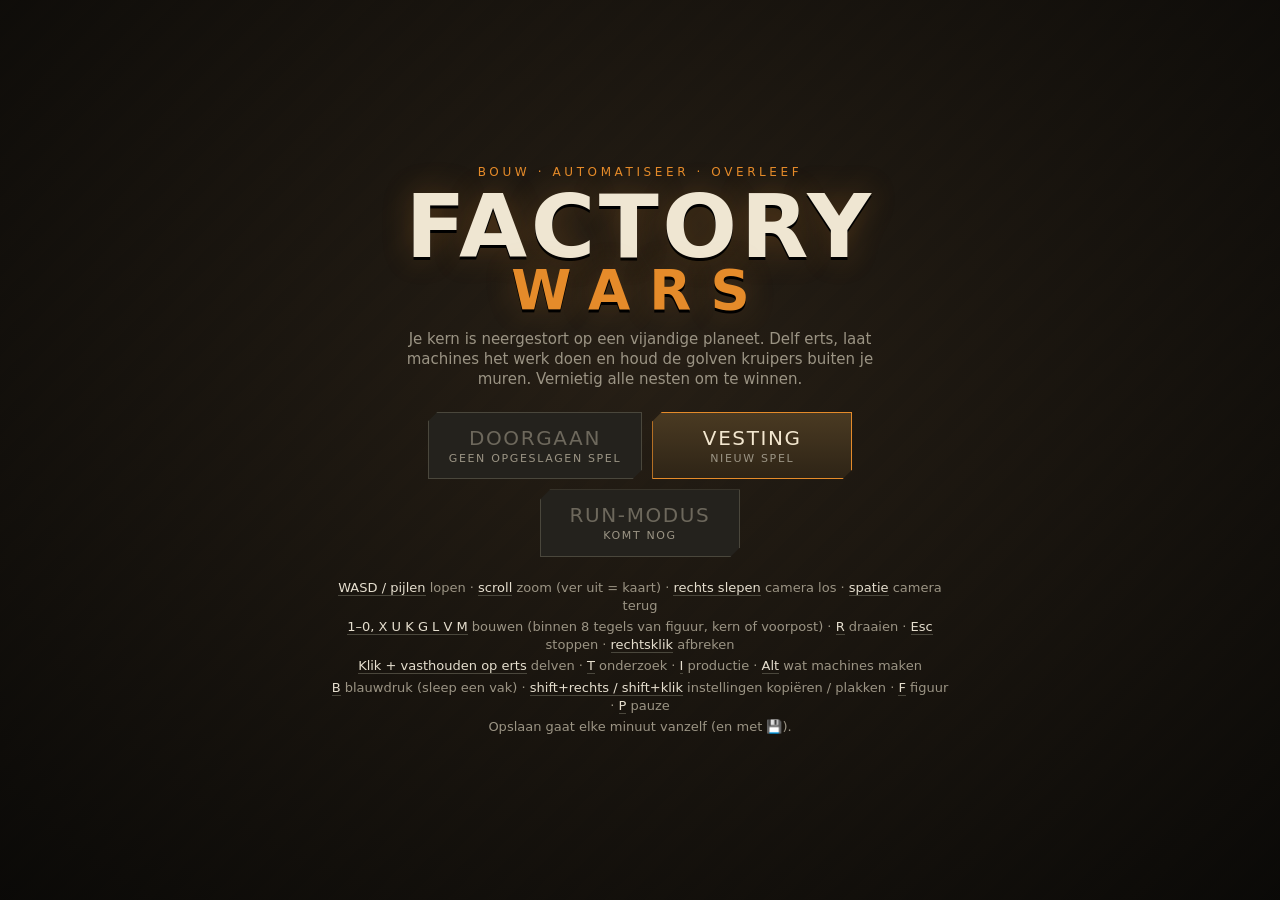
<file: index.html>
<!doctype html>
<html lang="nl">
<head>
<meta charset="utf-8">
<meta name="viewport" content="width=device-width,initial-scale=1">
<title>Factory Wars</title>
<link rel="stylesheet" href="src/style.css">
</head>
<body>
<canvas id="cv"></canvas>
<div id="hud" class="hidden">
  <div id="top" class="panel"><div id="stock"></div><div id="status"></div></div>
  <div id="hand" class="panel"></div>
  <div id="info" class="panel hidden"></div>
  <div id="buildbar" class="panel"></div>
  <canvas id="mini" class="panel"></canvas>
  <div id="hover"></div>
  <div id="toasts"></div>
  <div id="tip" class="panel hidden"></div>
  <div id="figpanel" class="panel hidden"></div>
  <div id="respanel" class="panel hidden"></div>
  <div id="statpanel" class="panel hidden"></div>
</div>

<div id="menu" class="overlay">
  <div class="menubox">
    <div class="kicker">Bouw · Automatiseer · Overleef</div>
    <h1>FACTORY<span>WARS</span></h1>
    <p class="lead">Je kern is neergestort op een vijandige planeet. Delf erts, laat machines het werk doen en houd de golven kruipers buiten je muren. Vernietig alle nesten om te winnen.</p>
    <div class="modes">
      <button id="btnLoad" class="big" disabled>Doorgaan <small>geen opgeslagen spel</small></button>
      <button id="btnStart" class="big">Vesting <small>nieuw spel</small></button>
      <button class="big" disabled>Run-modus <small>komt nog</small></button>
    </div>
    <div class="help">
      <div><b>WASD / pijlen</b> lopen · <b>scroll</b> zoom (ver uit = kaart) · <b>rechts slepen</b> camera los · <b>spatie</b> camera terug</div>
      <div><b>1–0, X U K G L V M</b> bouwen (binnen 8 tegels van figuur, kern of voorpost) · <b>R</b> draaien · <b>Esc</b> stoppen · <b>rechtsklik</b> afbreken</div>
      <div><b>Klik + vasthouden op erts</b> delven · <b>T</b> onderzoek · <b>I</b> productie · <b>Alt</b> wat machines maken</div>
      <div><b>B</b> blauwdruk (sleep een vak) · <b>shift+rechts / shift+klik</b> instellingen kopiëren / plakken · <b>F</b> figuur · <b>P</b> pauze</div>
      <div>Opslaan gaat elke minuut vanzelf (en met 💾).</div>
    </div>
  </div>
</div>
<div id="over" class="overlay hidden"></div>

<script src="src/data.js"></script>
<script src="src/map.js"></script>
<script src="src/theme.js"></script>
<script src="src/theme-plus.js"></script>
<script src="src/figure.js"></script>
<script src="src/audio.js"></script>
<script src="src/sim.js"></script>
<script src="src/systems.js"></script>
<script src="src/logistics.js"></script>
<script src="src/theme-logi.js"></script>
<script src="src/production.js"></script>
<script src="src/theme-prod.js"></script>
<script src="src/render.js"></script>
<script src="src/ui.js"></script>
<script src="src/main.js"></script>
</body>
</html>
</file>
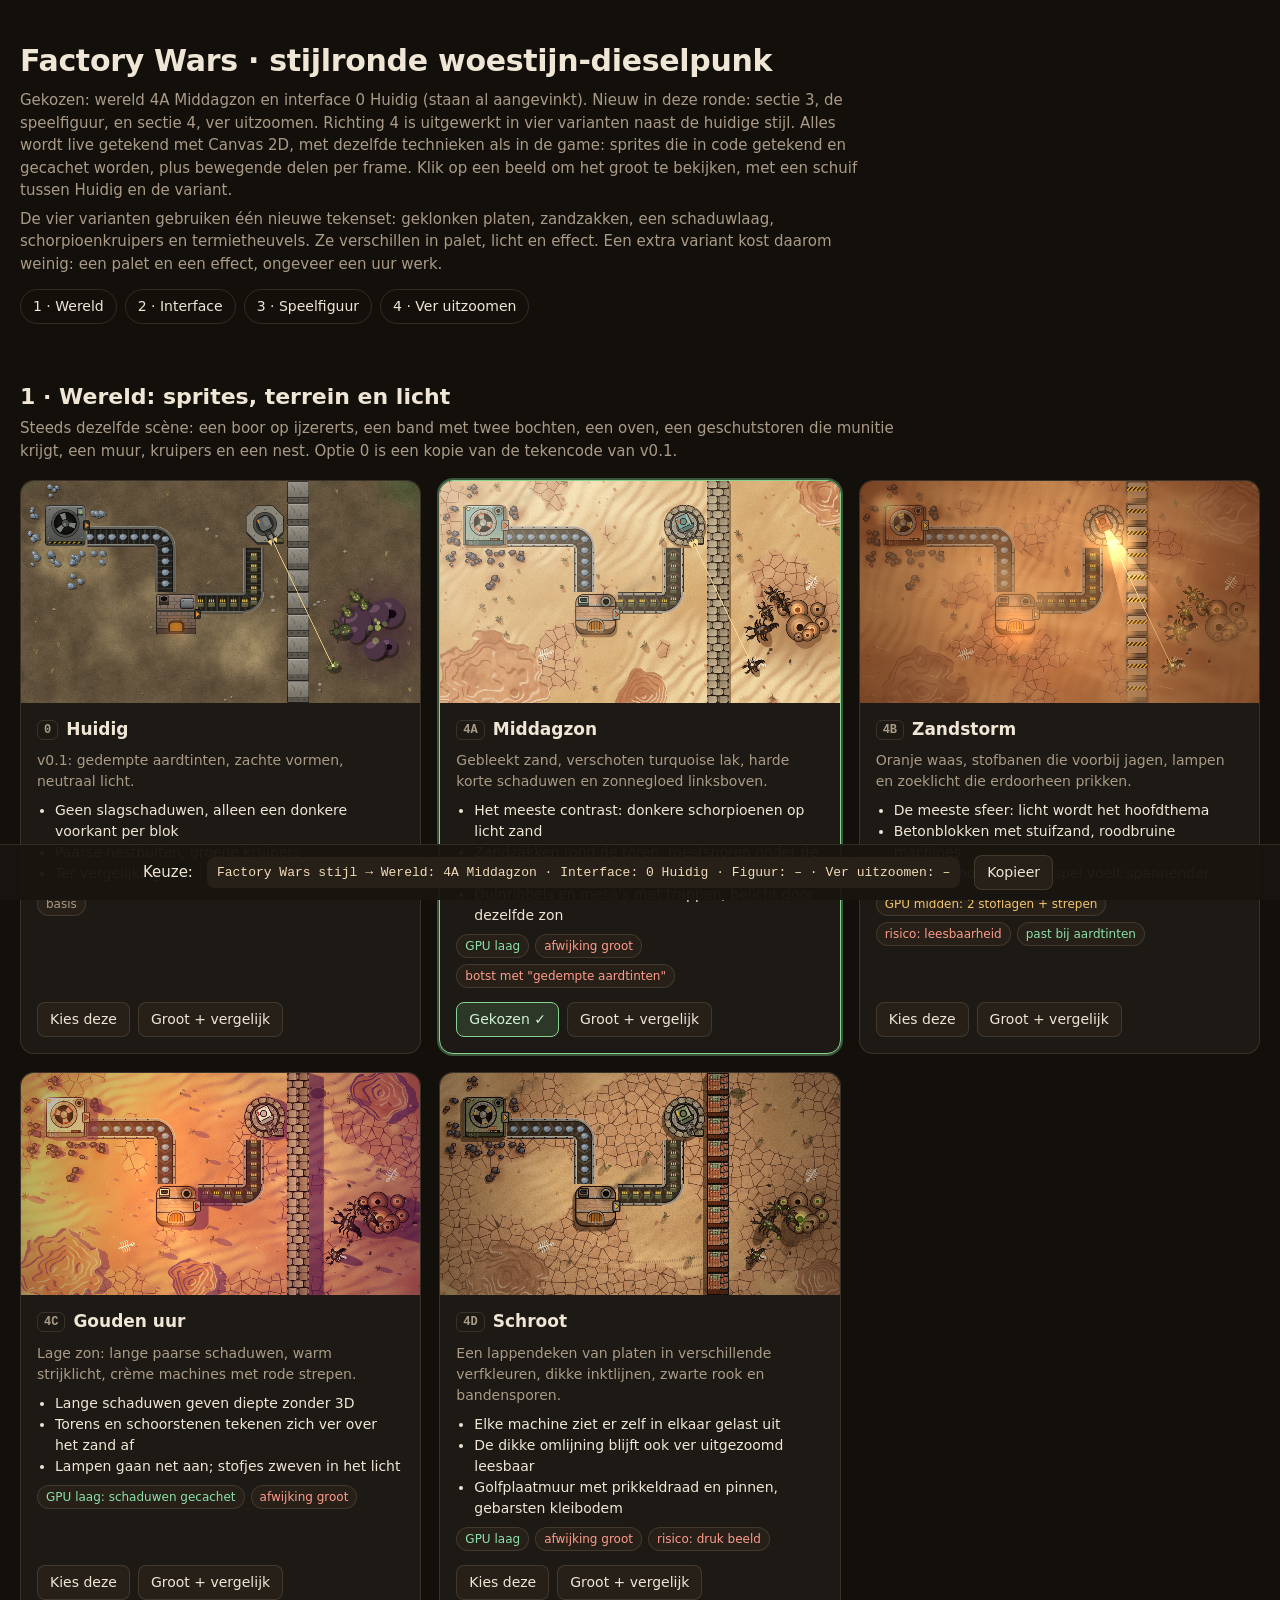
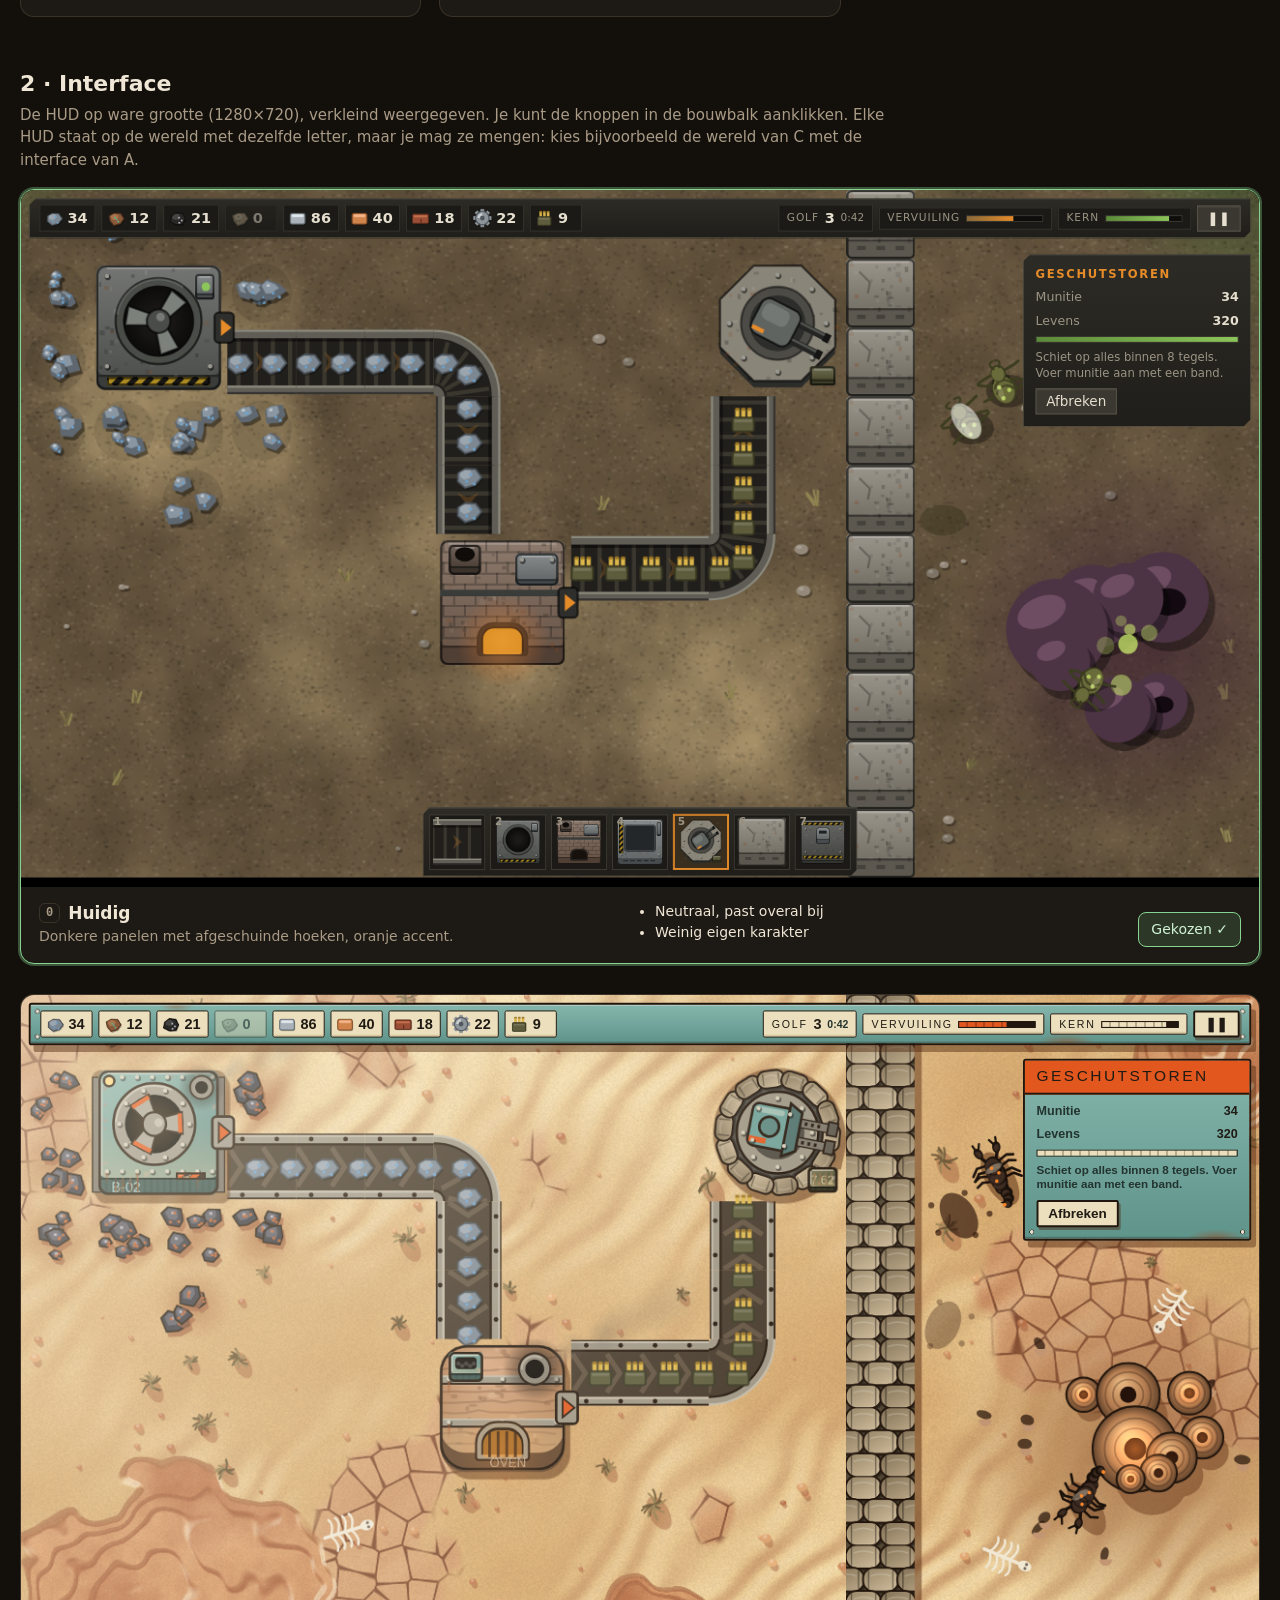
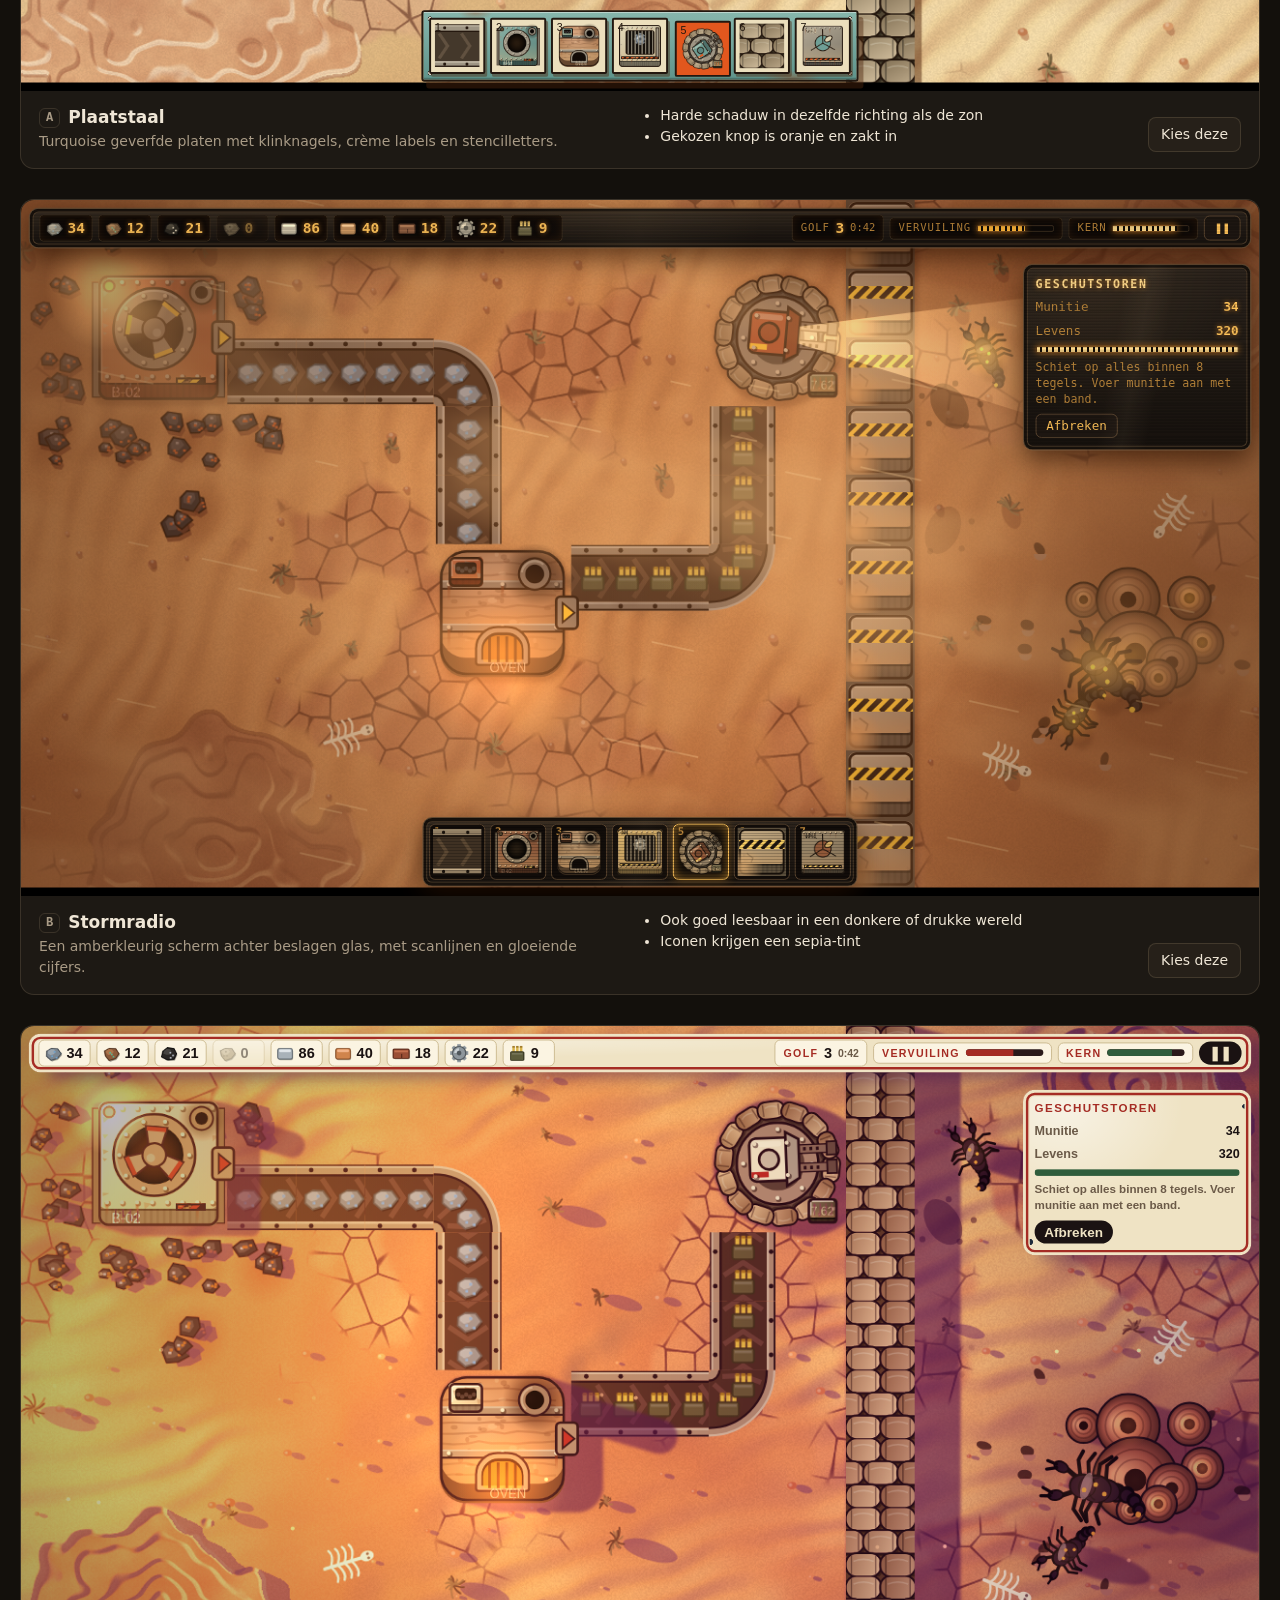
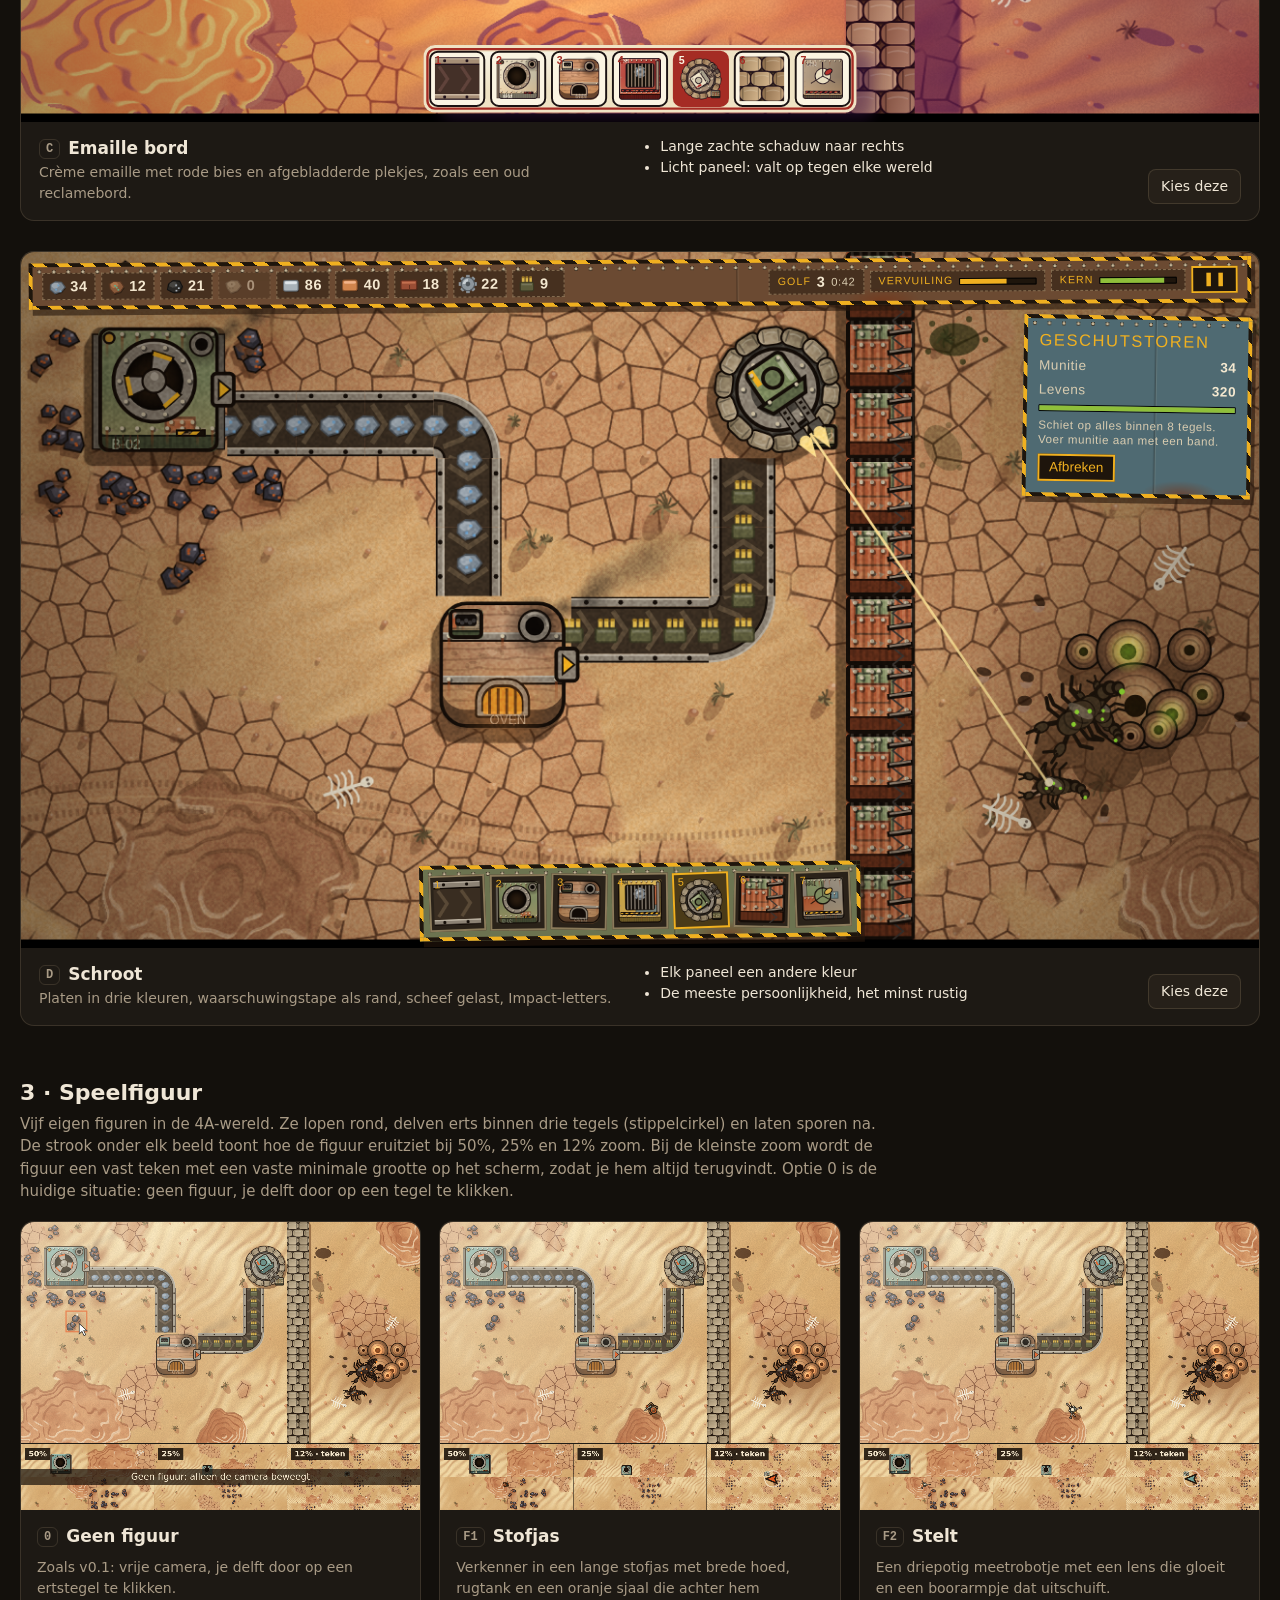
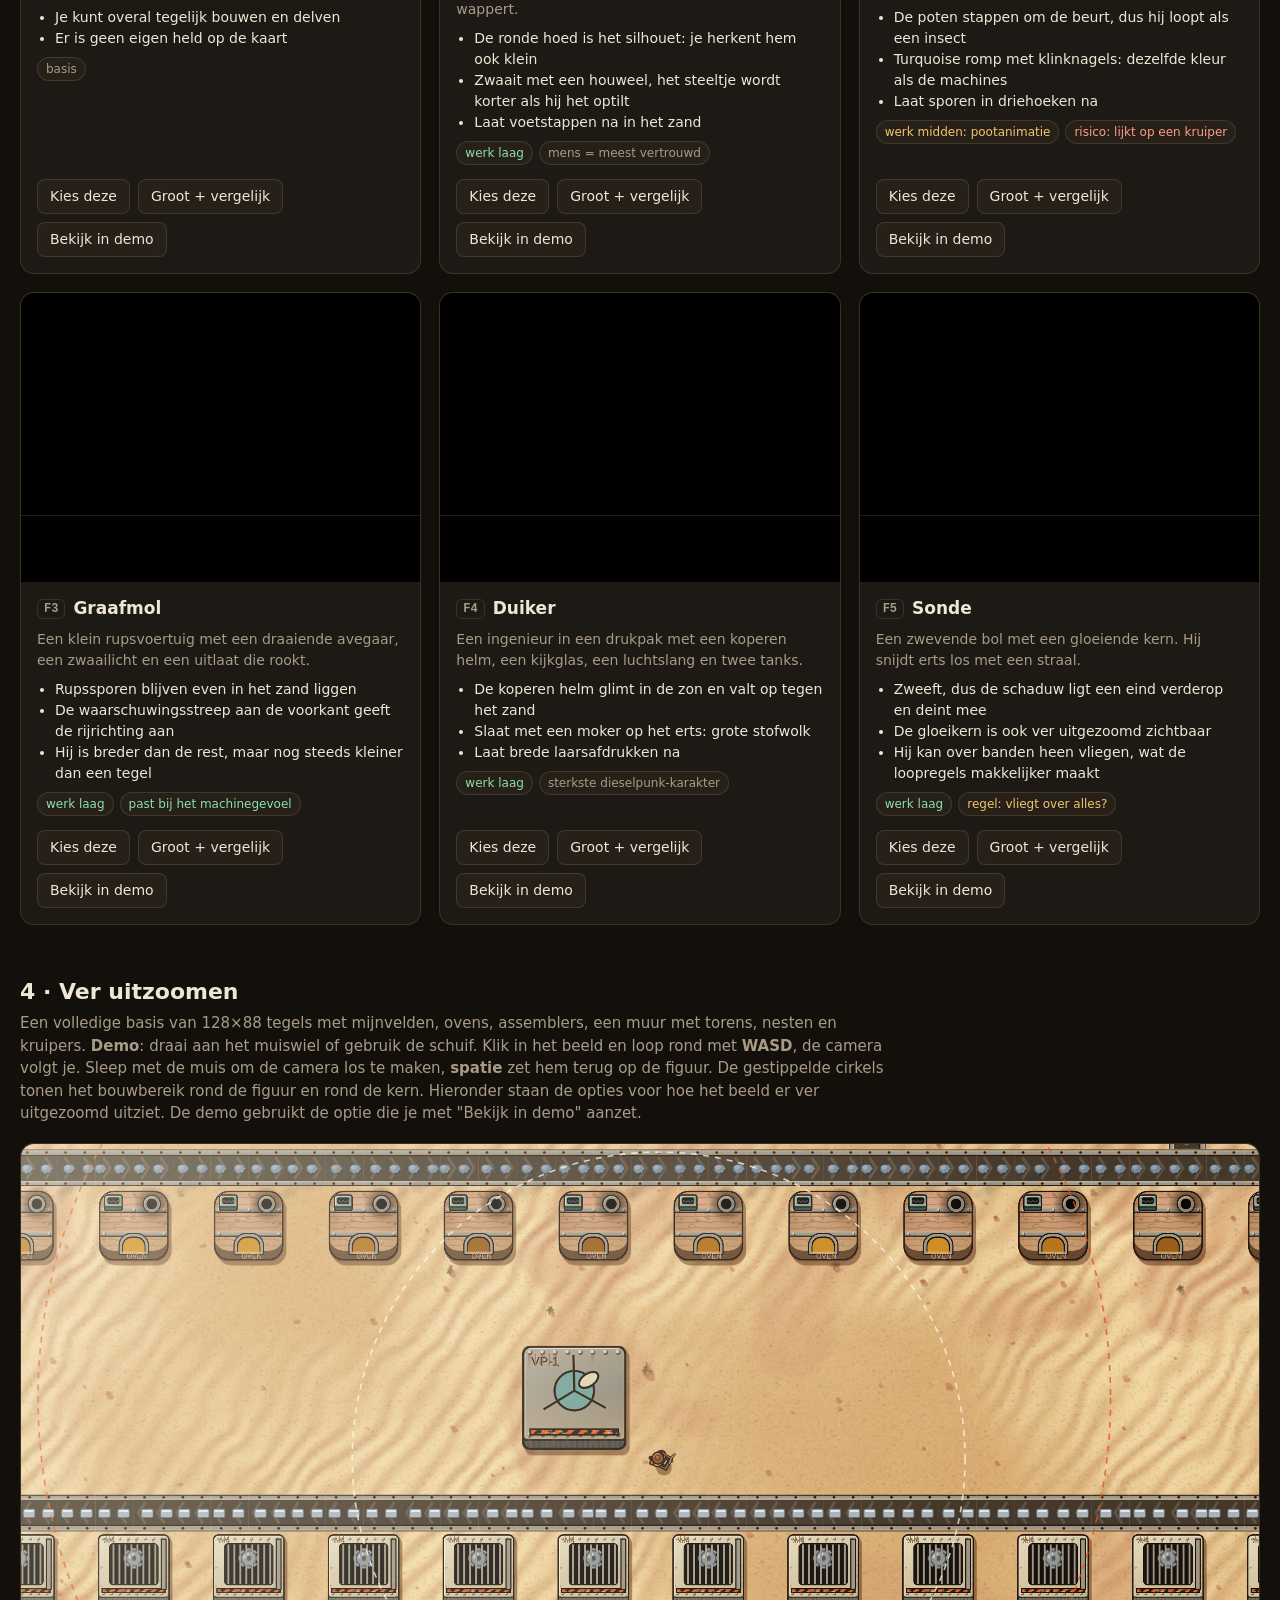
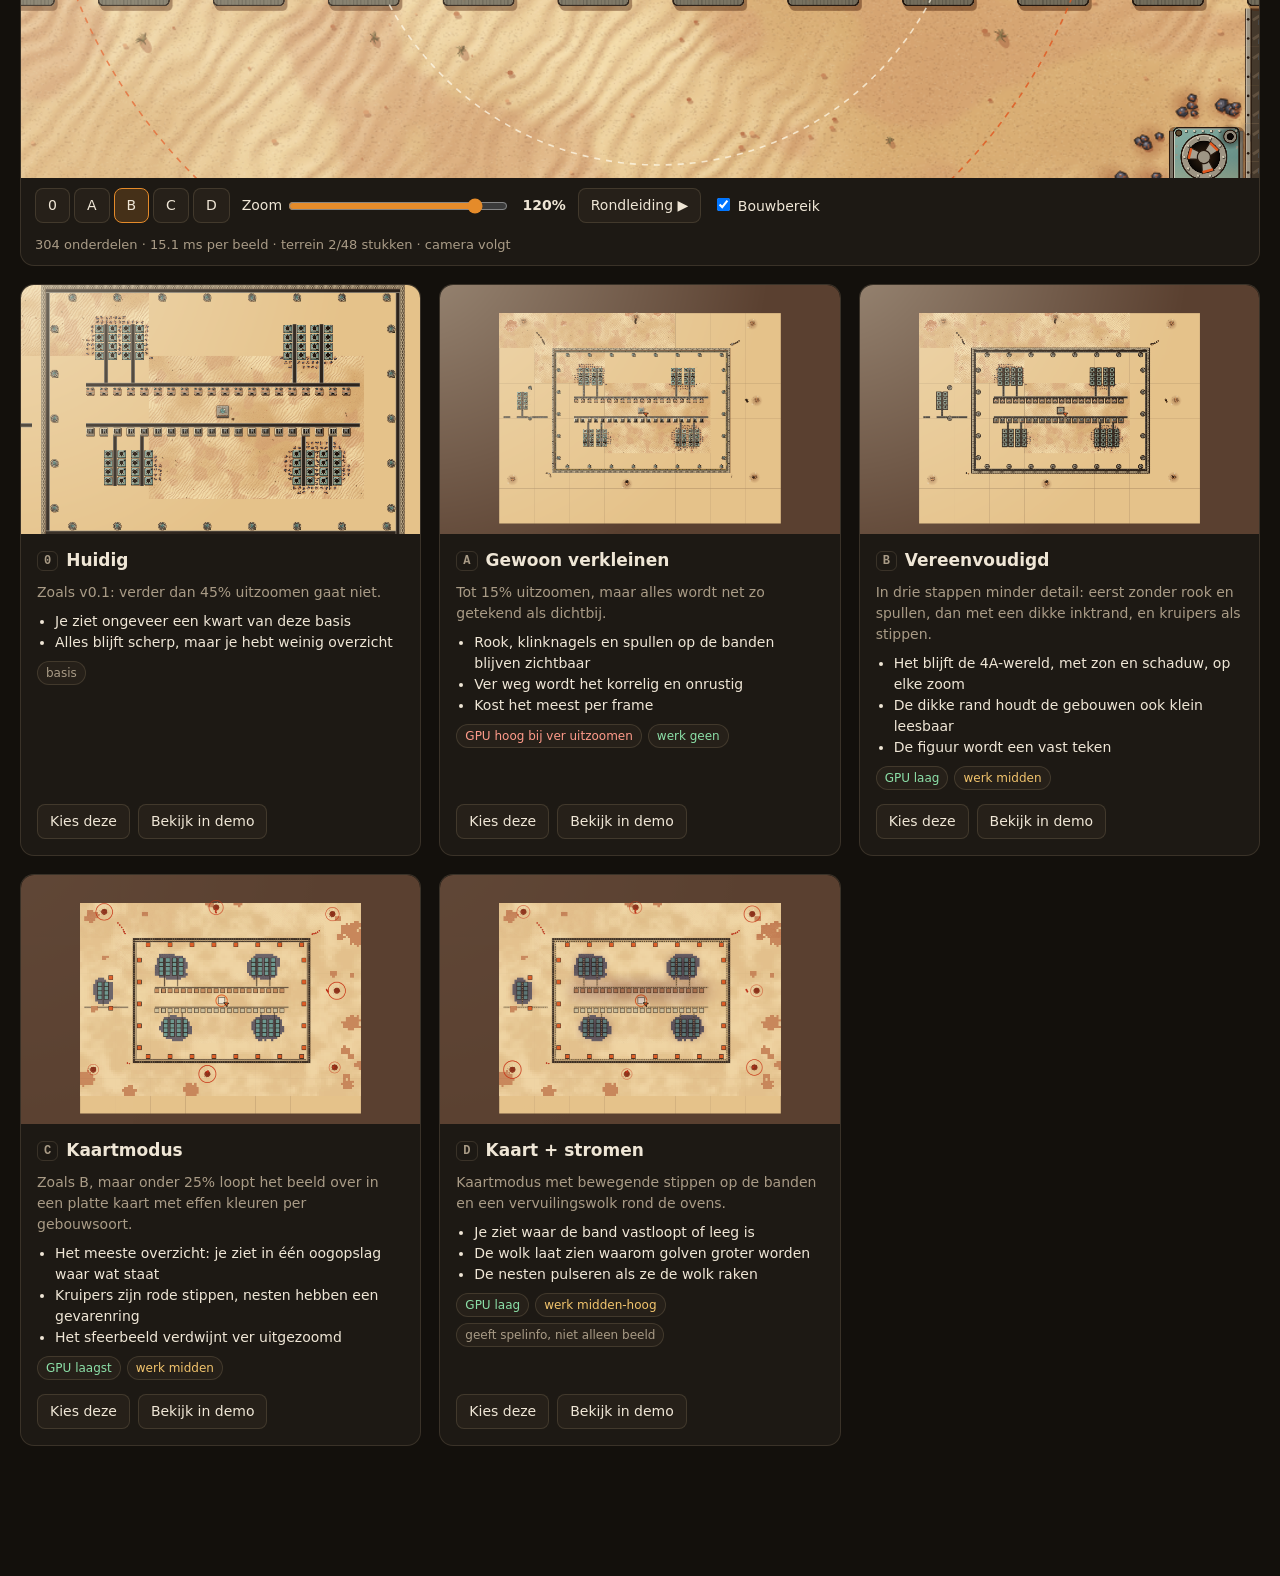
<file: design/index.html>
<!doctype html>
<html lang="nl">
<head>
<meta charset="utf-8">
<meta name="viewport" content="width=device-width, initial-scale=1">
<title>Factory Wars stijlronde</title>
<style>
:root {
  --bg: #13100c; --card: #1d1914; --card2: #262019; --line: rgba(235, 205, 160, .14);
  --text: #efe6d6; --muted: #a99b86; --accent: #e58b2a; --pick: #86d48f;
}
* { box-sizing: border-box; }
html, body { margin: 0; background: var(--bg); color: var(--text); font: 15px/1.5 system-ui, -apple-system, "Segoe UI", Roboto, sans-serif; }
.wrap { max-width: 1360px; margin: 0 auto; padding: 0 20px 130px; }
header.page { padding: 38px 0 6px; }
header.page h1 { margin: 0 0 6px; font-size: 30px; letter-spacing: -.01em; }
header.page p { margin: 0 0 6px; color: var(--muted); max-width: 860px; }
nav.toc { display: flex; gap: 8px; margin: 14px 0 0; flex-wrap: wrap; }
nav.toc a { text-decoration: none; padding: 6px 12px; border: 1px solid var(--line); border-radius: 999px; color: var(--text); font-size: 14px; }
h2.sec { margin: 50px 0 4px; font-size: 22px; }
p.lead { margin: 0 0 18px; color: var(--muted); max-width: 880px; }
.grid { display: grid; grid-template-columns: repeat(auto-fill, minmax(400px, 1fr)); gap: 18px; }
@media (max-width: 460px) { .grid { grid-template-columns: 1fr; } }
.card { background: var(--card); border: 1px solid var(--line); border-radius: 14px; overflow: hidden; display: flex; flex-direction: column; }
.card.picked, .mock.picked { border-color: var(--pick); box-shadow: 0 0 0 2px rgba(134, 212, 143, .35); }
.card canvas.tile { display: block; width: 100%; aspect-ratio: 576 / 320; cursor: zoom-in; background: #000; }
.card .body { padding: 14px 16px 16px; display: flex; flex-direction: column; gap: 8px; flex: 1; }
.card h3, .mock h3 { margin: 0; font-size: 17px; display: flex; align-items: center; gap: 8px; }
.num { font: 600 12px/1 ui-monospace, monospace; color: var(--muted); border: 1px solid var(--line); border-radius: 6px; padding: 3px 6px; }
.card p, .mock p { margin: 0; color: var(--muted); font-size: 14px; }
.card ul, .mock ul { margin: 0; padding-left: 18px; font-size: 14px; }
.tags { display: flex; gap: 6px; flex-wrap: wrap; }
.tag { font-size: 12px; padding: 2px 8px; border-radius: 999px; background: var(--card2); border: 1px solid var(--line); color: var(--muted); }
.tag.low { color: #8ce0a8; } .tag.mid { color: #f2c46d; } .tag.warn { color: #ff9b8a; }
.foot { display: flex; gap: 8px; margin-top: auto; padding-top: 6px; flex-wrap: wrap; }
button { font: inherit; font-size: 14px; color: var(--text); background: var(--card2); border: 1px solid var(--line); border-radius: 8px; padding: 6px 12px; cursor: pointer; }
button:hover { border-color: rgba(235, 205, 160, .4); }
button.pick.on { background: rgba(134, 212, 143, .16); border-color: var(--pick); color: #cff3d4; }

/* mock-ups */
.mocks { display: flex; flex-direction: column; gap: 30px; }
.mock { background: var(--card); border: 1px solid var(--line); border-radius: 14px; overflow: hidden; }
.mock-wrap { position: relative; width: 100%; aspect-ratio: 1280 / 720; overflow: hidden; background: #000; }
.mock .body { padding: 14px 18px 16px; display: grid; grid-template-columns: 1.2fr 1fr auto; gap: 18px; align-items: start; }
@media (max-width: 860px) { .mock .body { grid-template-columns: 1fr; } }

/* vergelijk-venster */
#big { position: fixed; inset: 0; background: rgba(8, 6, 4, .92); display: none; flex-direction: column; align-items: center; justify-content: center; z-index: 50; padding: 16px; gap: 10px; }
#big.on { display: flex; }
#big .stage { position: relative; width: min(96vw, calc((100vh - 120px) * 1.8)); aspect-ratio: 576 / 320; }
#big canvas { position: absolute; inset: 0; width: 100%; height: 100%; cursor: ew-resize; }
#big .split { position: absolute; top: 0; bottom: 0; width: 2px; background: #fff; box-shadow: 0 0 8px #000; pointer-events: none; }
#big .lbl { position: absolute; top: 10px; padding: 3px 10px; background: rgba(0, 0, 0, .6); border-radius: 6px; font-size: 13px; pointer-events: none; }
#big .bar { display: flex; gap: 10px; align-items: center; color: var(--muted); font-size: 14px; flex-wrap: wrap; justify-content: center; }

/* keuzebalk */
.card canvas.strip { display: block; width: 100%; aspect-ratio: 576 / 96; background: #000; border-top: 1px solid var(--line); }
.card canvas.thumb { display: block; width: 100%; aspect-ratio: 16 / 10; background: #000; }
.zdemo { background: var(--card); border: 1px solid var(--line); border-radius: 14px; overflow: hidden; }
.zdemo canvas { display: block; width: 100%; aspect-ratio: 16 / 8.2; background: #000; cursor: grab; outline: none; touch-action: none; }
.zdemo canvas:focus { box-shadow: inset 0 0 0 2px rgba(229,139,42,.6); }
.zbar { display: flex; gap: 12px; align-items: center; padding: 10px 14px; flex-wrap: wrap; font-size: 14px; }
.zbar input[type=range] { width: 220px; vertical-align: middle; accent-color: var(--accent); }
.zbar .dim { color: var(--muted); font-size: 13px; font-variant-numeric: tabular-nums; }
.zmodes { display: flex; gap: 4px; }
.zmodes button.on { background: rgba(229,139,42,.2); border-color: var(--accent); }
#choice { position: fixed; left: 0; right: 0; bottom: 0; background: rgba(24, 20, 15, .96); border-top: 1px solid var(--line); padding: 10px 20px; display: flex; gap: 14px; align-items: center; justify-content: center; z-index: 40; flex-wrap: wrap; }
#choice code { background: var(--card2); padding: 6px 10px; border-radius: 8px; font-size: 13px; color: #f3dcb6; }
#choice .ok { color: var(--pick); font-size: 13px; min-width: 70px; }

/* ===== HUD-mock: gedeelde opbouw (1280×720, zelfde maten als src/style.css) ===== */
.screen { position: absolute; left: 0; top: 0; width: 1280px; height: 720px; transform-origin: 0 0; transform: scale(var(--k, 1)); overflow: hidden; }
.screen canvas.field { position: absolute; inset: 0; width: 1280px; height: 711px; }
.screen .panel { position: absolute; }
.screen .top { top: 8px; left: 8px; right: 8px; display: flex; justify-content: space-between; align-items: center; gap: 10px; padding: 6px 10px; }
.screen .stock, .screen .status { display: flex; gap: 6px; align-items: center; }
.screen .st { display: flex; align-items: center; gap: 3px; padding: 2px 7px 2px 3px; min-width: 54px; }
.screen .st img { width: 22px; height: 22px; }
.screen .st b, .screen .sbox b { font-variant-numeric: tabular-nums; font-size: 15px; }
.screen .sbox { display: flex; align-items: center; gap: 6px; padding: 3px 8px; }
.screen .sbox span { font-size: 11px; text-transform: uppercase; letter-spacing: .08em; }
.screen .meter { width: 80px; height: 7px; }
.screen .meter i { display: block; height: 100%; }
.screen .info { right: 8px; top: 66px; width: 236px; padding: 12px; display: flex; flex-direction: column; gap: 7px; }
.screen .info h3 { margin: 0; font-size: 12px; letter-spacing: .14em; text-transform: uppercase; }
.screen .info .row { display: flex; justify-content: space-between; align-items: center; }
.screen .info .meter { width: 100%; }
.screen .info p { margin: 0; font-size: 12px; }
.screen .buildbar { bottom: 10px; left: 50%; transform: translateX(-50%); display: flex; gap: 5px; padding: 6px; }
.screen .bbtn { position: relative; width: 58px; height: 58px; padding: 3px; }
.screen .bbtn img { width: 100%; height: 100%; display: block; }
.screen .hk { position: absolute; top: 1px; left: 4px; font-size: 11px; font-weight: bold; }
.screen .tbtn { padding: 3px 10px; }

/* 0 · Huidig (kopie van src/style.css) */
.hud-0 { font: 13px/1.35 "Bahnschrift", "DIN Alternate", "Roboto Condensed", "Arial Narrow", system-ui, sans-serif; color: #e6dfcf; }
.hud-0 .panel { background: linear-gradient(180deg, #2c2b25, #1f1e1a); border: 1px solid #46443b; box-shadow: inset 0 1px 0 rgba(255,255,255,.06), 0 6px 18px rgba(0,0,0,.5); clip-path: polygon(8px 0, 100% 0, 100% calc(100% - 8px), calc(100% - 8px) 100%, 0 100%, 0 8px); }
.hud-0 .st, .hud-0 .sbox { background: #1b1a16; border: 1px solid #34332c; }
.hud-0 .sbox span, .hud-0 .dim, .hud-0 .hk { color: #9b9484; }
.hud-0 .meter { background: #0e0d0b; border: 1px solid #3a3830; }
.hud-0 .meter i { background: linear-gradient(90deg, #8a6a3a, #e58b2a); }
.hud-0 .meter.hp i { background: linear-gradient(90deg, #5c8a3a, #8cc65a); }
.hud-0 .info h3 { color: #e58b2a; }
.hud-0 button { background: #3a3830; border: 1px solid #57544a; color: #e6dfcf; border-radius: 0; box-shadow: inset 0 1px 0 rgba(255,255,255,.08); }
.hud-0 .bbtn { background: #1b1a16; border: 1px solid #3c3a32; }
.hud-0 .bbtn.on { border-color: #e58b2a; background: #3a2f1e; box-shadow: inset 0 0 0 1px #e58b2a; }

/* A · Plaatstaal */
.hud-a { font: 700 13px/1.3 "Bahnschrift", "Roboto Condensed", "Arial Narrow", sans-serif; color: #1f1a14; }
.hud-a .panel {
  background:
    radial-gradient(circle at 7px 7px, #e3dccb 0 1.6px, #2b2620 2.2px, transparent 2.8px),
    radial-gradient(circle at calc(100% - 7px) 7px, #e3dccb 0 1.6px, #2b2620 2.2px, transparent 2.8px),
    radial-gradient(circle at 7px calc(100% - 7px), #e3dccb 0 1.6px, #2b2620 2.2px, transparent 2.8px),
    radial-gradient(circle at calc(100% - 7px) calc(100% - 7px), #e3dccb 0 1.6px, #2b2620 2.2px, transparent 2.8px),
    radial-gradient(ellipse 30px 10px at 85% 100%, rgba(154,74,34,.55), transparent),
    radial-gradient(ellipse 18px 8px at 12% 0%, rgba(154,74,34,.45), transparent),
    linear-gradient(180deg, #86b6ac, #5f948b);
  border: 2px solid #22170f; border-radius: 3px;
  box-shadow: 5px 7px 0 rgba(78,38,14,.45), inset 0 1px 0 rgba(255,255,255,.4), inset 0 -2px 0 rgba(0,0,0,.22);
}
.hud-a .st, .hud-a .sbox { background: #ecdfbd; border: 1.5px solid #22170f; border-radius: 2px; box-shadow: inset 0 -2px 0 rgba(120,80,40,.18); }
.hud-a .sbox span, .hud-a .info h3 { font-family: Impact, "Haettenschweiler", "Arial Black", sans-serif; font-weight: 400; letter-spacing: .16em; }
.hud-a .info h3 { font-size: 16px; color: #1f1a14; background: #e2571e; margin: -12px -12px 2px; padding: 6px 12px; border-bottom: 2px solid #22170f; }
.hud-a .dim { color: #23332f; }
.hud-a .meter { background: #22170f; border: 1px solid #22170f; }
.hud-a .meter i { background: repeating-linear-gradient(90deg, #e2571e 0 7px, #b5431a 7px 9px); }
.hud-a .meter.hp i { background: repeating-linear-gradient(90deg, #ecdfbd 0 7px, #b8ab88 7px 9px); }
.hud-a button { background: #ecdfbd; border: 2px solid #22170f; border-radius: 2px; color: #1f1a14; font-weight: 800; box-shadow: 2px 3px 0 rgba(78,38,14,.45); }
.hud-a .bbtn { background: #ecdfbd; padding: 4px; }
.hud-a .bbtn.on { background: #e2571e; transform: translate(2px, 3px); box-shadow: none; }
.hud-a .hk { font-family: Impact, "Arial Black", sans-serif; font-weight: 400; color: #22170f; }

/* B · Stormradio */
.hud-b { font: 13px/1.35 ui-monospace, "DejaVu Sans Mono", "Consolas", monospace; color: #ffc35a; text-shadow: 0 0 6px rgba(255,160,50,.65); }
.hud-b .panel {
  background: radial-gradient(ellipse at 30% 0%, rgba(255,190,110,.07), transparent 60%), linear-gradient(180deg, #2b231c, #16110d);
  border: 1px solid #5c4630; border-radius: 10px;
  box-shadow: inset 0 0 0 3px #17110c, inset 0 0 0 4px #4b3a28, 0 10px 26px rgba(40,15,0,.65);
}
.hud-b .panel::after { content: ""; position: absolute; inset: 0; border-radius: inherit; pointer-events: none;
  background: repeating-linear-gradient(0deg, rgba(0,0,0,.2) 0 1px, transparent 1px 3px), linear-gradient(100deg, transparent 40%, rgba(255,220,170,.05) 50%, transparent 60%); }
.hud-b .st, .hud-b .sbox { background: #0d0907; border: 1px solid #3a2c1e; border-radius: 4px; box-shadow: inset 0 0 10px rgba(255,140,30,.1); }
.hud-b .st img, .hud-b .bbtn img { filter: sepia(.55) saturate(1.2) brightness(.95); }
.hud-b .sbox span, .hud-b .dim, .hud-b .hk { color: #b9853a; text-shadow: none; }
.hud-b .info h3 { color: #ffd98a; }
.hud-b .meter { background: #0d0907; border: 1px solid #3a2c1e; border-radius: 2px; }
.hud-b .meter i { background: repeating-linear-gradient(90deg, #ffb63a 0 4px, transparent 4px 6px); box-shadow: 0 0 8px #ff9a2a; }
.hud-b .meter.hp i { background: repeating-linear-gradient(90deg, #ffd98a 0 4px, transparent 4px 6px); }
.hud-b button { background: #1d1611; border: 1px solid #5c4630; border-radius: 6px; color: #ffc35a; font: inherit; }
.hud-b .bbtn { background: #110c09; }
.hud-b .bbtn.on { border-color: #ffc35a; box-shadow: inset 0 0 12px rgba(255,180,60,.55), 0 0 10px rgba(255,170,50,.35); }

/* C · Emaille bord */
.hud-c { font: 700 13px/1.3 "Bahnschrift", "Roboto Condensed", "Arial Narrow", sans-serif; color: #1a1212; }
.hud-c .panel {
  background:
    radial-gradient(circle at 3% 92%, #1d2a3a 0 3px, transparent 3.5px),
    radial-gradient(circle at 97% 10%, #1d2a3a 0 2px, transparent 2.6px),
    radial-gradient(ellipse at 18% 10%, rgba(255,255,255,.55), transparent 45%),
    #efe3c4;
  border-radius: 12px;
  box-shadow: inset 0 0 0 3px #efe3c4, inset 0 0 0 5.5px #a52c24, inset 0 0 0 7px #efe3c4, 18px 7px 14px rgba(64,24,78,.42);
}
.hud-c .st, .hud-c .sbox { background: #fbf4e2; border: 1px solid #cdbb92; border-radius: 6px; }
.hud-c .sbox span, .hud-c .info h3, .hud-c .hk { color: #a52c24; letter-spacing: .12em; }
.hud-c .dim { color: #6b5a48; }
.hud-c .meter { background: #2a1a1a; border-radius: 4px; overflow: hidden; }
.hud-c .meter i { background: #a52c24; }
.hud-c .meter.hp i { background: #2f5d3c; }
.hud-c button { background: #1a1212; color: #efe3c4; border: none; border-radius: 999px; padding: 4px 12px; }
.hud-c .bbtn { background: #fbf4e2; border: 2px solid #1a1212; border-radius: 9px; padding: 4px; }
.hud-c .bbtn.on { background: #a52c24; border-color: #a52c24; }
.hud-c .bbtn.on .hk { color: #fbf4e2; }

/* D · Schroot */
.hud-d { font: 400 14px/1.25 Impact, "Haettenschweiler", "Anton", "Arial Black", sans-serif; letter-spacing: .04em; color: #f4e8d0; }
.hud-d .panel {
  background:
    radial-gradient(circle at 7px 5px, #c7b89a 0 1.3px, #1e150c 1.9px, transparent 2.4px) 0 0 / 15px 100% repeat-x,
    linear-gradient(90deg, transparent calc(58% - 1px), rgba(0,0,0,.4) 58%, rgba(255,230,190,.15) calc(58% + 1px), transparent calc(58% + 2px)),
    radial-gradient(ellipse 40px 14px at 70% 100%, rgba(120,50,20,.6), transparent);
  background-color: #6b4a32;
  border: 4px solid transparent; border-image: repeating-linear-gradient(45deg, #f0b020 0 9px, #1e150c 9px 18px) 5;
  box-shadow: 4px 6px 0 rgba(38,22,12,.6);
}
.hud-d .top { transform: rotate(-.35deg); }
.hud-d .info { background-color: #4f6a72; transform: rotate(.9deg); }
.hud-d .buildbar { background-color: #6c7350; transform: translateX(-50%) rotate(-.7deg); }
.hud-d .st, .hud-d .sbox { background: rgba(20,12,6,.42); border: 1px dashed rgba(255,230,180,.35); }
.hud-d .sbox span, .hud-d .info h3 { color: #f0b020; letter-spacing: .1em; }
.hud-d .info h3 { font-size: 17px; font-weight: 400; }
.hud-d .dim { color: #d9ccb0; font-family: "Bahnschrift", "Arial Narrow", sans-serif; }
.hud-d .meter { background: #1e150c; border: 1px solid #000; }
.hud-d .meter i { background: #f0b020; }
.hud-d .meter.hp i { background: #8fbf3a; }
.hud-d button { background: #1e150c; color: #f0b020; border: 2px solid #f0b020; border-radius: 0; font: inherit; }
.hud-d .bbtn { background: #2a2219; border: 2px solid #8a7a5a; padding: 3px; }
.hud-d .bbtn:nth-child(odd) { transform: rotate(-1.5deg); }
.hud-d .bbtn:nth-child(3n) { transform: rotate(1.8deg); }
.hud-d .bbtn.on { border-color: #f0b020; background: #4a3a18; }
.hud-d .hk { color: #f0b020; font-weight: 400; }
</style>
</head>
<body>
<div class="wrap">
  <header class="page">
    <h1>Factory Wars · stijlronde woestijn-dieselpunk</h1>
    <p>Gekozen: wereld 4A Middagzon en interface 0 Huidig (staan al aangevinkt). Nieuw in deze ronde: sectie 3, de speelfiguur, en sectie 4, ver uitzoomen. Richting 4 is uitgewerkt in vier varianten naast de huidige stijl. Alles wordt live getekend met Canvas 2D, met dezelfde technieken als in de game: sprites die in code getekend en gecachet worden, plus bewegende delen per frame. Klik op een beeld om het groot te bekijken, met een schuif tussen Huidig en de variant.</p>
    <p>De vier varianten gebruiken één nieuwe tekenset: geklonken platen, zandzakken, een schaduwlaag, schorpioenkruipers en termietheuvels. Ze verschillen in palet, licht en effect. Een extra variant kost daarom weinig: een palet en een effect, ongeveer een uur werk.</p>
    <nav class="toc"><a href="#s1">1 · Wereld</a><a href="#s2">2 · Interface</a><a href="#s3">3 · Speelfiguur</a><a href="#s4">4 · Ver uitzoomen</a></nav>
  </header>

  <h2 class="sec" id="s1">1 · Wereld: sprites, terrein en licht</h2>
  <p class="lead">Steeds dezelfde scène: een boor op ijzererts, een band met twee bochten, een oven, een geschutstoren die munitie krijgt, een muur, kruipers en een nest. Optie 0 is een kopie van de tekencode van v0.1.</p>
  <div class="grid" id="worldGrid"></div>

  <h2 class="sec" id="s2">2 · Interface</h2>
  <p class="lead">De HUD op ware grootte (1280×720), verkleind weergegeven. Je kunt de knoppen in de bouwbalk aanklikken. Elke HUD staat op de wereld met dezelfde letter, maar je mag ze mengen: kies bijvoorbeeld de wereld van C met de interface van A.</p>
  <div class="mocks" id="mocks"></div>

  <h2 class="sec" id="s3">3 · Speelfiguur</h2>
  <p class="lead">Vijf eigen figuren in de 4A-wereld. Ze lopen rond, delven erts binnen drie tegels (stippelcirkel) en laten sporen na. De strook onder elk beeld toont hoe de figuur eruitziet bij 50%, 25% en 12% zoom. Bij de kleinste zoom wordt de figuur een vast teken met een vaste minimale grootte op het scherm, zodat je hem altijd terugvindt. Optie 0 is de huidige situatie: geen figuur, je delft door op een tegel te klikken.</p>
  <div class="grid" id="figGrid"></div>

  <h2 class="sec" id="s4">4 · Ver uitzoomen</h2>
  <p class="lead">Een volledige basis van 128×88 tegels met mijnvelden, ovens, assemblers, een muur met torens, nesten en kruipers. <b>Demo</b>: draai aan het muiswiel of gebruik de schuif. Klik in het beeld en loop rond met <b>WASD</b>, de camera volgt je. Sleep met de muis om de camera los te maken, <b>spatie</b> zet hem terug op de figuur. De gestippelde cirkels tonen het bouwbereik rond de figuur en rond de kern. Hieronder staan de opties voor hoe het beeld er ver uitgezoomd uitziet. De demo gebruikt de optie die je met "Bekijk in demo" aanzet.</p>
  <div class="zdemo" id="zdemo">
    <canvas id="zcv" tabindex="0"></canvas>
    <div class="zbar">
      <span class="zmodes" id="zmodes"></span>
      <label>Zoom <input type="range" id="zslider" min="0" max="1000" value="600"></label><b id="zval">100%</b>
      <button id="ztour">Rondleiding ▶</button>
      <label><input type="checkbox" id="zrange" checked> Bouwbereik</label>
      <span class="dim" id="zstat"></span>
    </div>
  </div>
  <div class="grid" id="zoomGrid" style="margin-top:18px"></div>
</div>

<div id="big">
  <div class="stage"><canvas id="bigcv"></canvas><div class="split" id="split"></div><div class="lbl" id="bigBase" style="left:10px">Huidig</div><div class="lbl" id="bigLbl" style="right:10px"></div></div>
  <div class="bar"><span>Sleep over het beeld om te vergelijken</span><button id="bigClose">Sluiten (Esc)</button></div>
</div>

<div id="choice"><span>Keuze:</span><code id="choiceTxt">Wereld: – · Interface: –</code><button id="copyBtn">Kopieer</button><span class="ok" id="copyOk"></span></div>

<script>
'use strict';
// ================= basis (zelfde hulpjes als src/map.js / src/render.js) =================
const T = 32, SW = 18, SH = 10, WW = SW * T, WH = SH * T;
const DX = [1, 0, -1, 0], DY = [0, 1, 0, -1];
function mulberry(a) { return function () { a |= 0; a = a + 0x6D2B79F5 | 0; let t = Math.imul(a ^ a >>> 15, 1 | a); t = t + Math.imul(t ^ t >>> 7, 61 | t) ^ t; return ((t ^ t >>> 14) >>> 0) / 4294967296; }; }
function hash2(x, y, s) { let h = Math.imul(x | 0, 374761393) + Math.imul(y | 0, 668265263) + Math.imul(s | 0, 1442695041) | 0; h = Math.imul(h ^ (h >>> 13), 1274126177); h ^= h >>> 16; return (h >>> 0) / 4294967296; }
function vnoise(x, y, s) {
  const xi = Math.floor(x), yi = Math.floor(y), xf = x - xi, yf = y - yi, u = xf * xf * (3 - 2 * xf), v = yf * yf * (3 - 2 * yf);
  const a = hash2(xi, yi, s), b = hash2(xi + 1, yi, s), c = hash2(xi, yi + 1, s), d = hash2(xi + 1, yi + 1, s);
  return a + (b - a) * u + (c - a) * v + (a - b - c + d) * u * v;
}
function tnoise(x, y, P, s) {
  const m = a => ((a % P) + P) % P, xi = Math.floor(x), yi = Math.floor(y), xf = x - xi, yf = y - yi, u = xf * xf * (3 - 2 * xf), v = yf * yf * (3 - 2 * yf);
  const a = hash2(m(xi), m(yi), s), b = hash2(m(xi + 1), m(yi), s), c = hash2(m(xi), m(yi + 1), s), d = hash2(m(xi + 1), m(yi + 1), s);
  return a + (b - a) * u + (c - a) * v + (a - b - c + d) * u * v;
}
function fbm(x, y, s) { let t = 0, a = .5, f = 1; for (let i = 0; i < 4; i++) { t += vnoise(x * f, y * f, s + i * 17) * a; f *= 2; a *= .5; } return t / .9375; }
function fbm2(x, y, s) { return vnoise(x, y, s) * .66 + vnoise(x * 2, y * 2, s + 17) * .34; }
function mk(w, h) { const c = document.createElement('canvas'); c.width = Math.max(1, Math.round(w)); c.height = Math.max(1, Math.round(h)); return c; }
function smooth(a, b, x) { const t = Math.max(0, Math.min(1, (x - a) / (b - a))); return t * t * (3 - 2 * t); }
function mix(a, b, t) { return [a[0] + (b[0] - a[0]) * t, a[1] + (b[1] - a[1]) * t, a[2] + (b[2] - a[2]) * t]; }
function rr(g, x, y, w, h, r) { g.beginPath(); g.roundRect(x, y, w, h, r); }
function circ(g, x, y, r) { g.beginPath(); g.arc(x, y, Math.max(.01, r), 0, 7); }
function poly(g, pts) { g.beginPath(); pts.forEach((p, i) => i ? g.lineTo(p[0], p[1]) : g.moveTo(p[0], p[1])); g.closePath(); }
function hex(c) { c = c.replace('#', ''); return [parseInt(c.slice(0, 2), 16), parseInt(c.slice(2, 4), 16), parseInt(c.slice(4, 6), 16)]; }
function shade(c, f) { const a = hex(c), t = f < 0 ? 0 : 255, p = Math.abs(f); return '#' + a.map(v => Math.round(v + (t - v) * p).toString(16).padStart(2, '0')).join(''); }
function rgba(a, al) { return `rgba(${a[0] | 0},${a[1] | 0},${a[2] | 0},${al})`; }

// ================= spullen (kopie van src/data.js + render.js itemShape) =================
const ITEMS = {
  ironOre:     { k: 'chunk', c: '#7c8791', d: '#4c535a', h: '#b5bec6', s: '#6fa0c8' },
  copperOre:   { k: 'chunk', c: '#8a5a3a', d: '#553521', h: '#c98a5a', s: '#5fae8c' },
  coal:        { k: 'chunk', c: '#2a2825', d: '#121110', h: '#5d5b57', s: '#a9b0b8' },
  stone:       { k: 'chunk', c: '#a8977a', d: '#6e624f', h: '#d8ccb0', s: '#8b7c64' },
  ironPlate:   { k: 'plate', c: '#a9b2b9', d: '#636b72', h: '#e1e6ea' },
  copperPlate: { k: 'plate', c: '#d0844c', d: '#87502a', h: '#f2b48a' },
  brick:       { k: 'brick', c: '#9a4e35', d: '#5e2c1c', h: '#c4704f' },
  gear:        { k: 'gear',  c: '#8e969c', d: '#50565b', h: '#c9cfd3' },
  ammo:        { k: 'ammo',  c: '#5d5c3c', d: '#383722', h: '#d9b44a' },
};
const ISPR = {};
function itemSprite(it) { if (ISPR[it]) return ISPR[it]; const c = mk(32, 32), g = c.getContext('2d'); g.scale(2, 2); itemShape(g, it); return ISPR[it] = c; }
function itemShape(g, it) {
  const I = ITEMS[it]; g.lineWidth = .8;
  if (I.k === 'chunk') {
    const R = mulberry(it.length * 31 + it.charCodeAt(0)), pts = [];
    for (let i = 0; i < 7; i++) { const a = i / 7 * 6.283, r = 4.6 + R() * 1.8; pts.push([8 + Math.cos(a) * r, 8.5 + Math.sin(a) * r * .85]); }
    poly(g, pts.map(p => [p[0] + .6, p[1] + 1])); g.fillStyle = 'rgba(0,0,0,.35)'; g.fill();
    poly(g, pts); g.fillStyle = I.c; g.fill(); g.strokeStyle = I.d; g.stroke();
    poly(g, pts.map(p => [8 + (p[0] - 8) * .55 - 1.2, 8.5 + (p[1] - 8.5) * .5 - 1.4])); g.fillStyle = I.h; g.globalAlpha = .55; g.fill(); g.globalAlpha = 1;
    g.fillStyle = I.s; for (let i = 0; i < 3; i++) g.fillRect(5 + R() * 6, 6 + R() * 5, 1.3, 1.3);
  } else if (I.k === 'plate') {
    rr(g, 3.1, 5.3, 11, 8, 1.5); g.fillStyle = 'rgba(0,0,0,.35)'; g.fill();
    rr(g, 2.5, 4.5, 11, 8, 1.5); g.fillStyle = I.c; g.fill(); g.strokeStyle = I.d; g.stroke();
    rr(g, 3.5, 5.3, 9, 2, 1); g.fillStyle = I.h; g.fill();
  } else if (I.k === 'brick') {
    rr(g, 2.6, 5.6, 12, 7, 1); g.fillStyle = 'rgba(0,0,0,.35)'; g.fill();
    rr(g, 2, 5, 12, 7, 1); g.fillStyle = I.c; g.fill(); g.strokeStyle = I.d; g.stroke();
    g.fillStyle = I.h; g.fillRect(3, 6, 10, 1.4); g.fillStyle = I.d; g.fillRect(8, 8.5, .8, 3);
  } else if (I.k === 'gear') {
    g.save(); g.translate(8, 8);
    g.fillStyle = I.c; for (let i = 0; i < 8; i++) { g.rotate(Math.PI / 4); g.fillRect(-1.4, -6.8, 2.8, 3); }
    circ(g, 0, 0, 5); g.fill(); g.strokeStyle = I.d; g.stroke();
    g.fillStyle = I.h; g.beginPath(); g.arc(0, 0, 3.8, Math.PI, Math.PI * 1.5); g.lineTo(0, 0); g.fill();
    g.fillStyle = I.d; circ(g, 0, 0, 1.7); g.fill(); g.restore();
  } else if (I.k === 'ammo') {
    for (let i = 0; i < 3; i++) { const x = 4.3 + i * 2.8; rr(g, x, 2.6, 2, 5, [1, 1, 0, 0]); g.fillStyle = I.h; g.fill(); g.fillStyle = '#9a7424'; g.fillRect(x, 2.6, 2, 1.2); }
    rr(g, 3, 7, 10, 6.5, 1); g.fillStyle = I.c; g.fill(); g.strokeStyle = I.d; g.stroke();
    g.fillStyle = 'rgba(255,255,255,.15)'; g.fillRect(4, 8, 8, 1.2);
  }
}

// ================= de scène =================
const BSIZE = { belt: [1, 1], drill: [2, 2], furnace: [2, 2], assembler: [2, 2], turret: [2, 2], wall: [1, 1], outpost: [2, 2] };
const ORE_T = [[1, 1, 380], [2, 1, 420], [1, 2, 500], [2, 2, 460], [0, 2, 200], [3, 1, 150], [1, 3, 300], [2, 3, 260], [0, 1, 120], [3, 3, 90], [1, 0, 140], [2, 4, 80], [0, 3, 100]];
const BLD = [{ type: 'drill', x: 1, y: 1 }, { type: 'furnace', x: 6, y: 5 }, { type: 'turret', x: 10, y: 1 }];
for (let y = 0; y < SH; y++) BLD.push({ type: 'wall', x: 12, y });
const BELTS = [[3, 2, 0], [4, 2, 0], [5, 2, 0], [6, 2, 1], [6, 3, 1], [6, 4, 1], [8, 5, 0], [9, 5, 0], [10, 5, 3], [10, 4, 3], [10, 3, 3]].map(([x, y, rot]) => ({ x, y, rot }));
const BMAP = {}; BELTS.forEach(b => BMAP[b.x + ',' + b.y] = b);
function bAt(x, y) { return BMAP[x + ',' + y]; }
function feeds(x, y, dir) { const t = bAt(x, y); return t && t.rot === dir; }
function beltCurve(b) {
  const r = b.rot, back = (r + 2) % 4;
  if (feeds(b.x + DX[back], b.y + DY[back], r)) return 0;
  const l = (r + 3) % 4, R = (r + 1) % 4;
  const fromL = feeds(b.x + DX[l], b.y + DY[l], R), fromR = feeds(b.x + DX[R], b.y + DY[R], l);
  return fromL && !fromR ? -1 : fromR && !fromL ? 1 : 0;
}
BELTS.forEach(b => b.curve = beltCurve(b));
const OCC = new Set();
BLD.forEach(b => { const [w, h] = BSIZE[b.type]; for (let y = 0; y < h; y++) for (let x = 0; x < w; x++) OCC.add((b.x + x) + ',' + (b.y + y)); });
BELTS.forEach(b => OCC.add(b.x + ',' + b.y)); ORE_T.forEach(([x, y]) => OCC.add(x + ',' + y));
const NEST = { x: 16.2 * T, y: 6.6 * T, seed: 9 };
const PATHS = [{ pts: [[96, 80], [208, 80], [208, 160]], item: 'ironOre' }, { pts: [[256, 176], [336, 176], [336, 96]], item: 'ammo' }];
const BELT_V = 40, TUR = [11 * T, 2 * T - 2];
function along(pts, s) {
  for (let i = 0; i < pts.length - 1; i++) {
    const a = pts[i], b = pts[i + 1], l = Math.hypot(b[0] - a[0], b[1] - a[1]);
    if (s <= l) return [a[0] + (b[0] - a[0]) * s / l, a[1] + (b[1] - a[1]) * s / l];
    s -= l;
  }
  return pts[pts.length - 1];
}
PATHS.forEach(p => { p.len = 0; for (let i = 0; i < p.pts.length - 1; i++) p.len += Math.hypot(p.pts[i + 1][0] - p.pts[i][0], p.pts[i + 1][1] - p.pts[i][1]); });
function drawItems(c, t) {
  for (const p of PATHS) {
    const n = Math.floor(p.len / 16);
    for (let j = 0; j < n; j++) { const [x, y] = along(p.pts, (t * BELT_V + j * 16) % p.len); c.drawImage(itemSprite(p.item), x - 8, y - 8, 16, 16); }
  }
}
const NC = 5;
function state(t) {
  const bugs = [];
  for (let i = 0; i < NC; i++) {
    const P = 6.5 + i * .45, ph = ((t + i * 1.9) / P) % 1, big = i === 3, r = (big ? .42 : .28) * T;
    const sx = NEST.x - 14, sy = NEST.y + (i - 2) * 9, tx = 13 * T + r + 4, ty = (.9 + i * 1.95) * T;
    const pos = e => [sx + (tx - sx) * e, sy + (ty - sy) * e + Math.sin(e * 14 + i) * 6 * (1 - e)];
    const e = Math.min(1, ph / .78), [x, y] = pos(e), [x2, y2] = pos(Math.min(1, e + .01) + (e >= 1 ? .001 : 0));
    const ang = e < 1 ? Math.atan2(y2 - y, x2 - x) : Math.PI;
    bugs.push({ i, x, y, ang, r, ph, big, anim: t * 10 + i * 3, alive: ph < .7, hit: ph > .64 && ph < .7, dead: ph >= .7, fade: 1 - (ph - .7) / .3 });
  }
  let tgt = null; for (const b of bugs) if (b.alive && b.ph > .12 && (!tgt || b.ph > tgt.ph)) tgt = b;
  const ang = tgt ? Math.atan2(tgt.y - TUR[1], tgt.x - TUR[0]) : Math.sin(t * .6) * .6;
  return { t, bugs, tgt, ang, fire: !!tgt && ((t * 6) % 1) < .28, spin: t * 4 };
}

// ================= OPTIE 0 · HUIDIG (kopie van v0.1) =================
const PAL = { metalT: '#5d5f5c', metalF: '#3a3c3a', steelT: '#757a7b', steelF: '#474b4d', brickT: '#7b6556', brickF: '#4f3f35', concT: '#8a8579', concF: '#5c584f', accent: '#e58b2a', hazard: '#c9a227' };
const ENEMY0 = { col: '#6a6b3a', dark: '#3c3d20', glow: '#c7e46a' }, ENEMY0B = { col: '#4d5236', dark: '#2a2d1c', glow: '#e0a040' };
function box(g, x, y, w, h, dep, top, front, r = 2) {
  g.fillStyle = front; rr(g, x, y, w, h, r); g.fill();
  g.fillStyle = top; rr(g, x, y, w, h - dep, r); g.fill();
  const gr = g.createLinearGradient(0, y, 0, y + h - dep); gr.addColorStop(0, 'rgba(255,255,255,.14)'); gr.addColorStop(1, 'rgba(0,0,0,.14)');
  g.fillStyle = gr; rr(g, x, y, w, h - dep, r); g.fill();
  g.lineWidth = 1;
  g.strokeStyle = 'rgba(0,0,0,.35)'; g.beginPath(); g.moveTo(x + 1, y + h - dep + .5); g.lineTo(x + w - 1, y + h - dep + .5); g.stroke();
  g.strokeStyle = 'rgba(255,255,255,.2)'; g.beginPath(); g.moveTo(x + r + 1, y + 1.5); g.lineTo(x + w - r - 1, y + 1.5); g.stroke();
  g.strokeStyle = 'rgba(0,0,0,.6)'; rr(g, x + .5, y + .5, w - 1, h - 1, r); g.stroke();
}
function grit(g, x, y, w, h, n, seed) {
  const R = mulberry(seed || 7);
  for (let i = 0; i < n; i++) { const v = R(); g.fillStyle = v < .6 ? `rgba(0,0,0,${.08 + R() * .14})` : v < .85 ? `rgba(255,255,255,${.04 + R() * .06})` : `rgba(130,70,30,${.15 + R() * .2})`; g.fillRect(x + R() * w, y + R() * h, 1 + R() * 1.5, 1 + R() * 1.5); }
}
function rivets(g, pts) { for (const [x, y] of pts) { g.fillStyle = 'rgba(0,0,0,.5)'; circ(g, x + .4, y + .6, 1.4); g.fill(); g.fillStyle = '#9a9a92'; circ(g, x, y, 1); g.fill(); } }
function hazard(g, x, y, w, h) {
  g.save(); g.beginPath(); g.rect(x, y, w, h); g.clip();
  g.fillStyle = PAL.hazard; g.fillRect(x, y, w, h); g.strokeStyle = '#1c1b18'; g.lineWidth = 2.6;
  for (let i = -h; i < w + h; i += 7) { g.beginPath(); g.moveTo(x + i, y + h); g.lineTo(x + i + h, y); g.stroke(); }
  g.fillStyle = 'rgba(0,0,0,.15)'; g.fillRect(x, y, w, h);
  g.restore(); g.strokeStyle = 'rgba(0,0,0,.6)'; g.lineWidth = 1; g.strokeRect(x + .5, y + .5, w - 1, h - 1);
}
const SPRITE_FN = {
  belt(g, w, h) { drawBeltAt(g, w / 2, h / 2, 0, 0); },
  drill(g, w, h) {
    box(g, 3, 3, w - 6, h - 6, 7, PAL.metalT, PAL.metalF, 4); grit(g, 4, 4, w - 8, h - 12, 60, 11);
    hazard(g, 8, h - 9, w - 16, 4);
    g.fillStyle = '#4a4c48'; circ(g, w / 2, h / 2 - 3, 20); g.fill(); g.strokeStyle = 'rgba(0,0,0,.6)'; g.lineWidth = 1; g.stroke();
    g.fillStyle = '#1b1a17'; circ(g, w / 2, h / 2 - 3, 16.5); g.fill();
    const gr = g.createRadialGradient(w / 2, h / 2 - 3, 4, w / 2, h / 2 - 3, 17); gr.addColorStop(0, 'rgba(0,0,0,0)'); gr.addColorStop(1, 'rgba(0,0,0,.6)');
    g.fillStyle = gr; circ(g, w / 2, h / 2 - 3, 16.5); g.fill();
    g.strokeStyle = 'rgba(255,255,255,.15)'; g.beginPath(); g.arc(w / 2, h / 2 - 3, 19.5, Math.PI * 1.05, Math.PI * 1.7); g.stroke();
    box(g, w - 15, 7, 9, 12, 3, PAL.steelT, PAL.steelF, 1);
    rivets(g, [[8, 8], [w - 8, h - 14], [8, h - 14]]);
  },
  furnace(g, w, h) {
    box(g, 3, 3, w - 6, h - 6, 9, PAL.brickT, PAL.brickF, 3);
    g.strokeStyle = 'rgba(0,0,0,.22)'; g.lineWidth = 1;
    for (let y = 8, r = 0; y < h - 12; y += 5, r++) { g.beginPath(); g.moveTo(4, y + .5); g.lineTo(w - 4, y + .5); g.stroke(); for (let x = 4 + (r % 2) * 5; x < w - 4; x += 10) { g.beginPath(); g.moveTo(x + .5, y); g.lineTo(x + .5, y - 5); g.stroke(); } }
    grit(g, 4, 4, w - 8, h - 13, 70, 23);
    g.fillStyle = PAL.metalF; g.fillRect(3, h / 2 - 6, w - 6, 3);
    box(g, 7, 5, 15, 14, 4, '#5a4c42', '#3b322c', 2);
    g.fillStyle = '#0f0c0a'; g.beginPath(); g.ellipse(14.5, 9.5, 4.6, 3.3, 0, 0, 7); g.fill();
    box(g, w - 26, 9, 20, 15, 3, PAL.steelT, PAL.steelF, 2); rivets(g, [[w - 23, 12], [w - 9, 12]]);
    g.fillStyle = '#17110e'; rr(g, w / 2 - 10, h - 21, 20, 13, [6, 6, 1, 1]); g.fill();
    g.strokeStyle = '#2b2522'; g.lineWidth = 2; rr(g, w / 2 - 11, h - 22, 22, 14, [7, 7, 1, 1]); g.stroke();
  },
  assembler(g, w, h) {
    box(g, 2, 2, w - 4, h - 4, 8, PAL.steelT, PAL.steelF, 4); grit(g, 3, 3, w - 6, h - 12, 50, 31);
    g.fillStyle = '#23272a'; rr(g, 12, 10, w - 24, h - 30, 3); g.fill();
    g.strokeStyle = 'rgba(255,255,255,.15)'; g.lineWidth = 1; rr(g, 12.5, 10.5, w - 25, h - 31, 3); g.stroke();
    g.strokeStyle = 'rgba(0,0,0,.5)'; rr(g, 11.5, 9.5, w - 23, h - 29, 3); g.stroke();
    for (let i = 0; i < 5; i++) { g.fillStyle = 'rgba(0,0,0,.45)'; g.fillRect(10 + i * 9, h - 8, 6, 1.5); }
    hazard(g, 4, 5, 6, h - 22); box(g, w - 10, 6, 6, 18, 2, '#666b6c', '#3c4042', 2); rivets(g, [[7, h - 15], [w - 7, h - 15]]);
  },
  turret(g, w, h) {
    const cx = w / 2, cy = h / 2 - 2, oct = r => { const p = []; for (let i = 0; i < 8; i++) { const a = (i + .5) / 8 * 6.283; p.push([cx + Math.cos(a) * r, cy + Math.sin(a) * r]); } return p; };
    g.fillStyle = '#2c2d2a'; poly(g, oct(29).map(p => [p[0], p[1] + 3])); g.fill();
    g.fillStyle = PAL.concT; poly(g, oct(29)); g.fill(); g.strokeStyle = 'rgba(0,0,0,.6)'; g.lineWidth = 1; g.stroke();
    grit(g, 4, 4, w - 8, h - 8, 50, 41);
    g.fillStyle = '#4c4b46'; circ(g, cx, cy, 17); g.fill(); g.strokeStyle = 'rgba(0,0,0,.5)'; g.stroke();
    g.fillStyle = '#2d2e2b'; circ(g, cx, cy, 13); g.fill();
    for (let i = 0; i < 8; i++) { const a = i / 8 * 6.283; rivets(g, [[cx + Math.cos(a) * 22.5, cy + Math.sin(a) * 22.5]]); }
    box(g, w - 17, h - 14, 12, 9, 3, '#5b5a3a', '#3d3c27', 1);
  },
  wall(g, w, h) {
    box(g, 0, 0, w, h, 9, PAL.concT, PAL.concF, 2); grit(g, 1, 1, w - 2, h - 10, 30, 51);
    g.strokeStyle = 'rgba(0,0,0,.25)'; g.lineWidth = 1; g.beginPath(); g.moveTo(6, 6); g.lineTo(11, 11); g.lineTo(10, 16); g.stroke();
    g.fillStyle = 'rgba(0,0,0,.25)'; for (let i = 0; i < 3; i++) g.fillRect(5 + i * 9, h - 6, 4, 2);
  },
  outpost(g, w, h) {
    box(g, 3, 3, w - 6, h - 6, 5, '#4f504c', '#33342f', 4); grit(g, 4, 4, w - 8, h - 10, 50, 61);
    hazard(g, 6, 6, w - 12, 4); hazard(g, 6, h - 14, w - 12, 4);
    box(g, w / 2 - 9, 13, 18, 22, 7, PAL.steelT, PAL.steelF, 3); g.fillStyle = '#1e2224'; g.fillRect(w / 2 - 5, 17, 10, 4);
    rivets(g, [[9, 15], [w - 9, 15], [9, h - 19], [w - 9, h - 19]]);
  },
};
function drawBeltAt(g, cx, cy, rot, off) {
  off %= 8; g.save(); g.translate(cx, cy); g.rotate(rot * Math.PI / 2);
  g.fillStyle = '#211f1c'; g.fillRect(-16, -12, 32, 24);
  g.strokeStyle = '#3a372f'; g.lineWidth = 2;
  for (let i = -16 + off; i < 16; i += 8) { g.beginPath(); g.moveTo(i, -11); g.lineTo(i, 11); g.stroke(); }
  g.fillStyle = 'rgba(229,139,42,.22)'; g.beginPath(); g.moveTo(-3, -5); g.lineTo(3, 0); g.lineTo(-3, 5); g.lineTo(-1, 0); g.closePath(); g.fill();
  g.fillStyle = '#5f5d55'; g.fillRect(-16, -15, 32, 4); g.fillRect(-16, 11, 32, 4);
  g.fillStyle = '#8b887c'; g.fillRect(-16, -15, 32, 1); g.fillRect(-16, 11, 32, 1);
  g.fillStyle = 'rgba(0,0,0,.45)'; g.fillRect(-16, -11, 32, 1.5); g.fillRect(-16, 14, 32, 1);
  g.restore();
}
function curveFrame(g, b, side) { g.save(); g.translate(b.x * T + 16, b.y * T + 16); g.rotate(b.rot * Math.PI / 2); if (side > 0) g.scale(1, -1); }
function qring(g, r0, r1) { g.beginPath(); g.arc(16, -16, r1, Math.PI / 2, Math.PI); g.arc(16, -16, r0, Math.PI, Math.PI / 2, true); g.closePath(); }
function drawBeltCurve(g, b, side, off) {
  off %= 8; curveFrame(g, b, side);
  g.fillStyle = '#5f5d55'; qring(g, 1, 31); g.fill();
  g.fillStyle = '#211f1c'; qring(g, 5, 27); g.fill();
  g.strokeStyle = '#3a372f'; g.lineWidth = 2;
  for (let a = off / 8 * (Math.PI / 8); a < Math.PI / 2; a += Math.PI / 8) { const ang = Math.PI - a; g.beginPath(); g.moveTo(16 + Math.cos(ang) * 6, -16 + Math.sin(ang) * 6); g.lineTo(16 + Math.cos(ang) * 26, -16 + Math.sin(ang) * 26); g.stroke(); }
  g.strokeStyle = '#8b887c'; g.lineWidth = 1; g.beginPath(); g.arc(16, -16, 30.5, Math.PI / 2, Math.PI); g.stroke();
  g.restore();
}
function drawGunHead(g, x, y, ang, s, flash) {
  g.save(); g.translate(x, y); g.rotate(ang); g.scale(s, s);
  g.fillStyle = '#242523'; g.fillRect(4, -6, 20, 3.4); g.fillRect(4, 2.6, 20, 3.4);
  g.fillStyle = '#50524e'; g.fillRect(4, -5.6, 20, 1.1); g.fillRect(4, 3, 20, 1.1);
  g.fillStyle = '#151514'; g.fillRect(22, -6.4, 3, 4.2); g.fillRect(22, 2.2, 3, 4.2);
  rr(g, -11, -9, 20, 18, 4); g.fillStyle = '#5f6461'; g.fill(); g.strokeStyle = 'rgba(0,0,0,.65)'; g.lineWidth = 1; g.stroke();
  rr(g, -9, -7, 13, 8, 3); g.fillStyle = 'rgba(255,255,255,.13)'; g.fill();
  g.fillStyle = PAL.accent; g.fillRect(-10, 5.5, 6, 2);
  if (flash) { g.fillStyle = 'rgba(255,214,130,.95)'; for (const yy of [-4.3, 4.3]) { g.beginPath(); g.moveTo(25, yy - 3); g.lineTo(33, yy); g.lineTo(25, yy + 3); g.lineTo(28, yy); g.closePath(); g.fill(); circ(g, 26, yy, 2.4); g.fill(); } }
  g.restore();
}
function drawChute0(c, b) {
  const [bw] = BSIZE[b.type], cx = (b.x + bw / 2) * T, cy = (b.y + bw / 2) * T, e = bw * T / 2;
  c.save(); c.translate(cx, cy);
  c.fillStyle = '#2e2f2c'; rr(c, e - 6, -7, 9, 14, 2); c.fill(); c.strokeStyle = 'rgba(0,0,0,.6)'; c.lineWidth = 1; c.stroke();
  c.fillStyle = PAL.accent; c.beginPath(); c.moveTo(e - 3, -4); c.lineTo(e + 2, 0); c.lineTo(e - 3, 4); c.closePath(); c.fill();
  c.restore();
}
function blink0(c, rt, x, y, col, r = 2.5) { if ((rt * 2 | 0) % 2) return; c.fillStyle = col; circ(c, x, y, r); c.fill(); }
function drawEnemy0(c, e) {
  const D = e.big ? ENEMY0B : ENEMY0, s = e.r;
  c.save(); c.translate(e.x, e.y);
  c.fillStyle = 'rgba(0,0,0,.35)'; c.beginPath(); c.ellipse(3, 4, s * 1.15, s * .85, 0, 0, 7); c.fill();
  c.rotate(e.ang); c.strokeStyle = D.dark; c.lineWidth = Math.max(1.2, s * .14); c.lineCap = 'round';
  for (let i = 0; i < 3; i++) for (const sd of [-1, 1]) { const lx = (i - 1) * s * .55, sw = Math.sin(e.anim * 2 + i * 2 + (sd > 0 ? Math.PI : 0)) * s * .3; c.beginPath(); c.moveTo(lx, sd * s * .35); c.lineTo(lx + sw * .5, sd * s * .9); c.lineTo(lx + sw, sd * s * 1.2); c.stroke(); }
  c.fillStyle = D.dark; c.beginPath(); c.ellipse(-s * .35, 0, s * .8, s * .62, 0, 0, 7); c.fill();
  c.fillStyle = D.col; c.beginPath(); c.ellipse(-s * .38, -s * .04, s * .72, s * .54, 0, 0, 7); c.fill();
  c.strokeStyle = 'rgba(0,0,0,.35)'; c.lineWidth = 1; for (let i = 0; i < 3; i++) { c.beginPath(); c.arc(-s * .1 - i * s * .3, 0, s * .5, -1.1, 1.1); c.stroke(); }
  c.fillStyle = D.dark; c.beginPath(); c.ellipse(s * .5, 0, s * .45, s * .4, 0, 0, 7); c.fill();
  c.fillStyle = D.col; c.beginPath(); c.ellipse(s * .48, -s * .03, s * .38, s * .33, 0, 0, 7); c.fill();
  const op = e.hit ? .5 : .2; c.strokeStyle = D.dark; c.lineWidth = Math.max(1, s * .1);
  for (const sd of [-1, 1]) { c.beginPath(); c.moveTo(s * .8, sd * s * .15); c.quadraticCurveTo(s * 1.15, sd * s * (.2 + op), s * 1.2, sd * s * (op * .3)); c.stroke(); }
  c.fillStyle = D.glow; c.globalAlpha = .8; for (let i = 0; i < 3; i++) { circ(c, -s * .2 - i * s * .3, (i % 2 ? 1 : -1) * s * .22, Math.max(1, s * .09)); c.fill(); } c.globalAlpha = 1;
  c.fillStyle = 'rgba(255,255,220,.16)'; c.beginPath(); c.ellipse(-s * .45, -s * .25, s * .4, s * .15, 0, 0, 7); c.fill();
  if (e.hit) { c.fillStyle = 'rgba(255,255,255,.55)'; c.beginPath(); c.ellipse(-s * .1, 0, s * 1.05, s * .62, 0, 0, 7); c.fill(); }
  c.restore();
}
function drawNest0(c, rt) {
  const X = NEST.x, Y = NEST.y, R = mulberry(NEST.seed);
  const gr = c.createRadialGradient(X, Y, 10, X, Y, 2.8 * T); gr.addColorStop(0, 'rgba(60,30,50,.6)'); gr.addColorStop(1, 'rgba(60,30,50,0)');
  c.fillStyle = gr; circ(c, X, Y, 2.8 * T); c.fill();
  for (let k = 0; k < 8; k++) {
    const a = R() * 6.283, d = R() * 1.3 * T, r = (.35 + R() * .45) * T, x = X + Math.cos(a) * d, y = Y + Math.sin(a) * d * .8;
    c.fillStyle = 'rgba(0,0,0,.35)'; circ(c, x + 3, y + 4, r); c.fill();
    c.fillStyle = '#4d3445'; circ(c, x, y, r); c.fill();
    c.fillStyle = '#6e4d62'; c.beginPath(); c.ellipse(x - r * .3, y - r * .35, r * .5, r * .3, -.4, 0, 7); c.fill();
    if (k < 3) { c.fillStyle = '#120a10'; c.beginPath(); c.ellipse(x + r * .1, y + r * .1, r * .4, r * .3, 0, 0, 7); c.fill(); }
  }
  for (let k = 0; k < 6; k++) { const a = R() * 6.283, d = R() * 1.4 * T, p = .5 + .5 * Math.sin(rt * 3 + k * 1.7); c.fillStyle = `rgba(199,228,106,${.3 + .5 * p})`; circ(c, X + Math.cos(a) * d, Y + Math.sin(a) * d * .8, 2.5 + R() * 2.5); c.fill(); }
}
const GC = { dirt: [98, 82, 60], grass: [80, 88, 54], sand: [150, 130, 94], mud: [66, 56, 44] };
const ORE_COL = { 1: { a: '#5f6871', b: '#8a96a1', hi: '#c4ccd2', sp: '#6fa3cc' } };
function drawOre0(g, x, y, type, amt) {
  const C = ORE_COL[type], R = mulberry(x * 7919 + y * 104729 + type), n = 3 + Math.min(4, amt / 120 | 0);
  g.fillStyle = 'rgba(0,0,0,.10)'; g.beginPath(); g.arc(x * T + 16, y * T + 16, 14, 0, 7); g.fill();
  for (let k = 0; k < n; k++) {
    const cx = x * T + 8 + R() * 16, cy = y * T + 8 + R() * 16, r = 3 + R() * 3.5, pts = [];
    for (let i = 0; i < 6; i++) { const a = i / 6 * 6.283 + R() * .5, q = r * (.75 + R() * .4); pts.push([cx + Math.cos(a) * q, cy + Math.sin(a) * q * .85]); }
    const pl = (o, s) => { g.beginPath(); pts.forEach((p, i) => { const px = cx + (p[0] - cx) * s + o[0], py = cy + (p[1] - cy) * s + o[1]; i ? g.lineTo(px, py) : g.moveTo(px, py); }); g.closePath(); };
    pl([1.2, 1.6], 1); g.fillStyle = 'rgba(0,0,0,.4)'; g.fill(); pl([0, 0], 1); g.fillStyle = C.a; g.fill();
    pl([-r * .18, -r * .22], .62); g.fillStyle = C.b; g.fill();
    g.fillStyle = C.hi; g.fillRect(cx - r * .45, cy - r * .5, 1.4, 1.2);
    g.fillStyle = C.sp; for (let i = 0; i < 2; i++) g.fillRect(cx + (R() - .5) * r, cy + (R() - .5) * r * .8, 1.2, 1.2);
  }
}
function pebbles0(g, x, y) {
  const R = mulberry(x * 977 + y * 131), n = 1 + (R() * 3 | 0);
  for (let k = 0; k < n; k++) { const px = x * T + 4 + R() * 24, py = y * T + 4 + R() * 24, r = 1.2 + R() * 2.2;
    g.fillStyle = 'rgba(0,0,0,.3)'; g.beginPath(); g.ellipse(px + .8, py + 1, r, r * .75, 0, 0, 7); g.fill();
    g.fillStyle = R() < .5 ? '#7d7466' : '#94897a'; g.beginPath(); g.ellipse(px, py, r, r * .75, 0, 0, 7); g.fill();
    g.fillStyle = 'rgba(255,255,255,.18)'; g.beginPath(); g.ellipse(px - r * .3, py - r * .3, r * .4, r * .3, 0, 0, 7); g.fill(); }
}
function tuft0(g, x, y, c1, c2) {
  const R = mulberry(x * 613 + y * 389), px = x * T + 6 + R() * 20, py = y * T + 10 + R() * 16; g.lineWidth = 1; g.lineCap = 'round';
  for (let k = 0; k < 6; k++) { const a = -Math.PI / 2 + (R() - .5) * 1.4, l = 3 + R() * 4; g.strokeStyle = R() < .5 ? c1 : c2; g.beginPath(); g.moveTo(px + (R() - .5) * 3, py); g.lineTo(px + Math.cos(a) * l, py + Math.sin(a) * l); g.stroke(); }
}
function terrain0() {
  const S8 = 8, w = SW * S8, h = SH * S8, c = mk(w, h), g = c.getContext('2d'), img = g.createImageData(w, h), d = img.data, seed = 5;
  for (let py = 0; py < h; py++) for (let px = 0; px < w; px++) {
    const x = (px + .5) / S8 + 30, y = (py + .5) / S8 + 20, m = fbm(x / 9 + 50, y / 9, seed + 3);
    let col = mix(GC.dirt, GC.sand, smooth(.4, .28, m)); col = mix(col, GC.grass, smooth(.55, .68, m));
    const det = .86 + vnoise(x * 1.6, y * 1.6, seed + 9) * .18 + vnoise(x * 4.5, y * 4.5, seed + 11) * .1;
    const o = (py * w + px) * 4; d[o] = col[0] * det; d[o + 1] = col[1] * det; d[o + 2] = col[2] * det; d[o + 3] = 255;
  }
  g.putImageData(img, 0, 0);
  const big = mk(WW * 2, WH * 2), bg = big.getContext('2d'); bg.imageSmoothingQuality = 'high'; bg.drawImage(c, 0, 0, big.width, big.height); bg.scale(2, 2);
  const gr = mk(128, 128), gg = gr.getContext('2d'), R = mulberry(seed + 77);
  for (let i = 0; i < 2600; i++) { const v = R(); gg.fillStyle = v < .55 ? `rgba(0,0,0,${.05 + R() * .12})` : `rgba(255,240,210,${.03 + R() * .06})`; gg.fillRect(R() * 128 | 0, R() * 128 | 0, R() < .2 ? 2 : 1, 1); }
  bg.fillStyle = bg.createPattern(gr, 'repeat'); bg.fillRect(0, 0, WW, WH);
  for (let y = 0; y < SH; y++) for (let x = 0; x < SW; x++) { if (OCC.has(x + ',' + y)) continue; const r = hash2(x, y, seed + 21); if (r < .1) pebbles0(bg, x, y); else if (r < .2) tuft0(bg, x, y, '#6e6440', '#8f8452'); }
  for (const [x, y, a] of ORE_T) drawOre0(bg, x, y, 1, a);
  return big;
}
const SPR0 = {};
function sprite0(type) { if (SPR0[type]) return SPR0[type]; const [bw, bh] = BSIZE[type], c = mk(bw * T * 3, bh * T * 3), g = c.getContext('2d'); g.scale(3, 3); SPRITE_FN[type](g, bw * T, bh * T); return SPR0[type] = c; }
function render0(c, st) {
  const t = st.t; c.drawImage(TER['0'] || (TER['0'] = terrain0()), 0, 0, WW, WH);
  for (const e of st.bugs) if (e.dead) { c.globalAlpha = e.fade * .6; c.fillStyle = '#2a2a14'; c.beginPath(); c.ellipse(e.x, e.y, e.r * 1.2, e.r * .8, 0, 0, 7); c.fill(); c.globalAlpha = 1; }
  for (const b of BELTS) b.curve ? drawBeltCurve(c, b, b.curve, t * BELT_V) : drawBeltAt(c, b.x * T + 16, b.y * T + 16, b.rot, t * BELT_V);
  drawItems(c, t);
  for (const b of BLD) {
    const [bw, bh] = BSIZE[b.type], X = b.x * T, Y = b.y * T, w = bw * T, h = bh * T; c.drawImage(sprite0(b.type), X, Y, w, h);
    if (b.type === 'drill') {
      c.save(); c.translate(X + w / 2, Y + h / 2 - 3); c.rotate(st.spin);
      for (let k = 0; k < 3; k++) { c.rotate(2.094); c.fillStyle = '#7d817b'; poly(c, [[3, -2.5], [15, -4.5], [15, 4.5], [3, 2.5]]); c.fill(); c.strokeStyle = 'rgba(0,0,0,.6)'; c.lineWidth = 1; c.stroke(); }
      c.fillStyle = '#4a4c49'; circ(c, 0, 0, 5.5); c.fill(); c.stroke(); c.fillStyle = 'rgba(255,255,255,.25)'; circ(c, -1.5, -1.5, 2); c.fill(); c.restore();
      drawChute0(c, b); c.fillStyle = '#8cc65a'; circ(c, X + w - 10, Y + 13, 2); c.fill();
    } else if (b.type === 'furnace') {
      const fl = .75 + Math.sin(t * 17) * .12 + Math.sin(t * 7.3) * .1, fx = X + w / 2, fy = Y + h - 14;
      c.fillStyle = `rgba(255,${120 + fl * 60 | 0},40,${.85 * fl})`; rr(c, fx - 9, fy - 6, 18, 12, [5, 5, 1, 1]); c.fill();
      const gr = c.createRadialGradient(fx, fy, 2, fx, fy, 22); gr.addColorStop(0, `rgba(255,160,60,${.45 * fl})`); gr.addColorStop(1, 'rgba(255,120,40,0)'); c.fillStyle = gr; circ(c, fx, fy, 22); c.fill();
      drawChute0(c, b);
    } else if (b.type === 'turret') drawGunHead(c, TUR[0], TUR[1], st.ang, 1, st.fire);
  }
  drawNest0(c, t);
  for (const e of st.bugs) if (e.alive) drawEnemy0(c, e);
  tracer(c, st, 'rgba(255,220,140,.9)');
}
function tracer(c, st, col) {
  if (!st.fire) return; const tip = [TUR[0] + Math.cos(st.ang) * 27, TUR[1] + Math.sin(st.ang) * 27];
  c.strokeStyle = col; c.lineWidth = 1.2; c.beginPath(); c.moveTo(tip[0], tip[1]); c.lineTo(st.tgt.x, st.tgt.y); c.stroke();
  c.fillStyle = 'rgba(255,240,200,.9)'; circ(c, st.tgt.x + (Math.random() - .5) * 4, st.tgt.y + (Math.random() - .5) * 4, 2); c.fill();
}

// ================= WOESTIJN-DIESELPUNK · gedeelde tekenset =================
const THEMES = {
  '4a': { id: '4a', hud: 'a', name: 'Middagzon', seed: 31, fx: 'noon',
    sun: [.5, .86], shK: .45, blur: 0, shCol: 'rgba(84,40,14,.5)',
    sandHi: [242, 216, 162], sandLo: [216, 172, 114], hi: [255, 242, 210], shadeC: [160, 92, 58], hiA: .55, loA: .6, castA: .5, hsK: 1.1,
    clay: [212, 158, 112], crack: [118, 66, 42], rock: [184, 112, 72], rockHi: [232, 178, 124], clayT: .6, rip: 1, ripD: [.8, .6],
    mesas: [[70, 290, 74], [292, 312, 42], [560, 20, 46]],
    paint: '#6f9f96', paint2: '#ddd1b0', paints: ['#6f9f96'], metal: '#9e9584', rivet: '#d3cab4', rust: '#9a4a22', accent: '#e2571e', dark: '#2a1f18', ink: '#24170e', inkW: 1.2,
    bag: ['#cfb68c', '#b49b72'], clayB: '#c98c5c', conc: '#cbbb9c', wall: 'bags', stencil: true, patch: false,
    sandA: [232, 200, 146], dust: .38, sheen: .14, edge: .6, rustP: .35, beltBed: '#2c231c', beltTread: '#4d4034',
    ore: { a: '#3a3940', b: '#5e5b64', hi: '#b2aeb6', sp: '#c2602e' }, oreStain: [150, 72, 36],
    bug: { col: '#3e2c22', dark: '#1a110b', glow: '#ff8a2a', sheen: .35 }, goo: [50, 24, 12],
    nest: { a: '#b47c50', b: '#e3b27c', hole: '#24120a', glow: [255, 140, 58] }, nestGround: [150, 96, 60],
    shrub: ['#6b5636', '#9a8456'], bone: '#f1e8d4', smoke: [96, 86, 78], smokeA: .32, wind: [.9, -.45], lamps: false,
    name2: 'Plaatstaal' },
  '4b': { id: '4b', hud: 'b', name: 'Zandstorm', seed: 44, fx: 'storm',
    sun: [.35, .94], shK: .32, blur: 2.4, shCol: 'rgba(70,30,12,.36)',
    sandHi: [214, 148, 90], sandLo: [176, 108, 64], hi: [240, 190, 132], shadeC: [112, 58, 38], hiA: .4, loA: .45, castA: .3, hsK: .9,
    clay: [182, 112, 74], crack: [96, 50, 32], rock: [150, 86, 56], rockHi: [196, 128, 86], clayT: .62, rip: 1.3, ripD: [.97, .25],
    mesas: [[90, 300, 60], [540, 40, 52]],
    paint: '#a4482a', paint2: '#cf9e48', paints: ['#a4482a'], metal: '#857668', rivet: '#c8b49a', rust: '#7a3418', accent: '#ffc533', dark: '#1e140e', ink: '#1c110a', inkW: 1.2,
    bag: ['#b58c60', '#9c774f'], clayB: '#a8704a', conc: '#a8927a', wall: 'blocks', stencil: true, patch: false,
    sandA: [214, 150, 92], dust: .5, sheen: .1, edge: .35, rustP: .45, beltBed: '#2a1f18', beltTread: '#4a372a',
    ore: { a: '#2e2b2e', b: '#4c4649', hi: '#968a8a', sp: '#c4582a' }, oreStain: [120, 52, 24],
    bug: { col: '#2e2622', dark: '#140f0c', glow: '#ffd040', sheen: .2 }, goo: [40, 20, 10],
    nest: { a: '#8e5a3a', b: '#b8825a', hole: '#1e0e06', glow: [255, 190, 60] }, nestGround: [120, 70, 42],
    shrub: ['#5a4630', '#86704c'], bone: '#e7d8bc', smoke: [70, 54, 44], smokeA: .45, wind: [1, .22], lamps: true },
  '4c': { id: '4c', hud: 'c', name: 'Gouden uur', seed: 57, fx: 'gold',
    sun: [.96, .28], shK: 1.7, blur: 1.2, shCol: 'rgba(66,24,84,.56)',
    sandHi: [252, 196, 122], sandLo: [218, 132, 86], hi: [255, 228, 164], shadeC: [100, 54, 104], hiA: .6, loA: .75, castA: .62, hsK: 1.2,
    clay: [226, 148, 100], crack: [110, 52, 52], rock: [196, 104, 72], rockHi: [246, 170, 110], clayT: .58, rip: 1, ripD: [.3, .95],
    mesas: [[60, 280, 60], [250, 300, 34], [520, 30, 40]],
    paint: '#ebdfc2', paint2: '#b3302a', paints: ['#ebdfc2'], metal: '#a68e76', rivet: '#e9dcc0', rust: '#8a3a20', accent: '#b3302a', dark: '#1e1018', ink: '#20111a', inkW: 1.2,
    bag: ['#dcb37e', '#c29462'], clayB: '#d08a5a', conc: '#e0c8a0', wall: 'bags', stencil: true, patch: false,
    sandA: [250, 190, 120], dust: .3, sheen: .18, edge: .75, rustP: .3, beltBed: '#2a1c1c', beltTread: '#4a3232',
    ore: { a: '#2c2430', b: '#4c4250', hi: '#c2a8b4', sp: '#e06a30' }, oreStain: [140, 56, 40],
    bug: { col: '#2c1828', dark: '#10060e', glow: '#ffb040', sheen: .45 }, goo: [40, 14, 30],
    nest: { a: '#b8704a', b: '#f2b07a', hole: '#22100e', glow: [255, 176, 64] }, nestGround: [150, 80, 70],
    shrub: ['#6a4632', '#a07650'], bone: '#fff0d8', smoke: [92, 72, 82], smokeA: .32, wind: [.75, -.6], lamps: true },
  '4d': { id: '4d', hud: 'd', name: 'Schroot', seed: 68, fx: 'scrap', tracks: true,
    sun: [-.5, .86], shK: .75, blur: 0, shCol: 'rgba(40,22,10,.55)',
    sandHi: [224, 182, 124], sandLo: [188, 140, 90], hi: [250, 226, 186], shadeC: [118, 74, 46], hiA: .45, loA: .55, castA: .5, hsK: 1,
    clay: [196, 142, 98], crack: [84, 50, 30], rock: [160, 104, 70], rockHi: [210, 158, 110], clayT: .45, rip: .7, ripD: [.6, .8],
    mesas: [[96, 296, 56], [548, 300, 40]],
    paint: '#7d8a5e', paint2: '#d8b04a', paints: ['#7d8a5e', '#b5552f', '#d8b04a', '#5f7f88', '#8e7c66'], metal: '#8c8274', rivet: '#cfc2a6', rust: '#8e3c18', accent: '#f0b020', dark: '#1a120a', ink: '#140d08', inkW: 1.7,
    bag: ['#b8a07a', '#9a8460'], clayB: '#b07a50', conc: '#a89a84', wall: 'scrap', stencil: true, patch: true,
    sandA: [220, 178, 120], dust: .3, sheen: .1, edge: .4, rustP: .65, beltBed: '#221a14', beltTread: '#463a2c',
    ore: { a: '#34323a', b: '#56525c', hi: '#a8a2ae', sp: '#c8602a' }, oreStain: [130, 60, 30],
    bug: { col: '#4a3a26', dark: '#1e150c', glow: '#a8ff3a', sheen: .3 }, goo: [30, 40, 10],
    nest: { a: '#9c6c48', b: '#c89a6c', hole: '#1c0e06', glow: [168, 255, 60] }, nestGround: [120, 80, 50],
    shrub: ['#5a4a30', '#86744e'], bone: '#ece2cc', smoke: [24, 20, 18], smokeA: .62, wind: [.85, -.5], lamps: false },
};
Object.values(THEMES).forEach(S => { const l = Math.hypot(S.sun[0], S.sun[1]); S.sx = S.sun[0] / l; S.sy = S.sun[1] / l; S.lx = -S.sx; S.ly = -S.sy; });

function rivetD(g, x, y, S, R) {
  g.fillStyle = 'rgba(0,0,0,.45)'; circ(g, x + .5, y + .6, 1.3); g.fill(); g.fillStyle = S.rivet; circ(g, x, y, .95); g.fill();
  if (R && R() < S.rustP) { const gr = g.createLinearGradient(0, y, 0, y + 6 + R() * 6); gr.addColorStop(0, rgba(hex(S.rust), .6)); gr.addColorStop(1, rgba(hex(S.rust), 0)); g.fillStyle = gr; g.fillRect(x - .6, y + 1, 1.3, 12); }
}
function plateD(g, x, y, w, h, dep, top, S, o = {}) {
  const r = o.r ?? 2, R = mulberry(o.seed || 3), th = h - dep;
  g.fillStyle = shade(top, -.48); rr(g, x, y, w, h, r); g.fill();
  g.save(); rr(g, x, y, w, h, r); g.clip();
  for (let i = 0; i < w; i += 3) { g.fillStyle = `rgba(0,0,0,${.05 + R() * .14})`; g.fillRect(x + i, y + th, 1.2, dep); }
  g.restore();
  g.fillStyle = top; rr(g, x, y, w, th, r); g.fill();
  g.save(); rr(g, x, y, w, th, r); g.clip();
  if (S.patch && o.patch !== false) {
    const n = 2 + (R() * 2 | 0);
    for (let k = 0; k < n; k++) {
      const pw = 8 + R() * w * .45, ph = 6 + R() * th * .5, px = x + R() * (w - pw), py = y + R() * (th - ph);
      g.fillStyle = S.paints[(R() * S.paints.length) | 0]; g.fillRect(px, py, pw, ph);
      g.strokeStyle = 'rgba(0,0,0,.5)'; g.lineWidth = 1; g.strokeRect(px + .5, py + .5, pw - 1, ph - 1);
      g.strokeStyle = 'rgba(255,240,210,.18)'; g.beginPath(); g.moveTo(px + 1, py + 1.5); g.lineTo(px + pw - 1, py + 1.5); g.stroke();
      for (let q = px + 3; q < px + pw - 1; q += 5) rivetD(g, q, py + 2.5, S, R);
    }
  }
  const cx = x + w / 2, cy = y + th / 2, gr = g.createLinearGradient(cx + S.lx * w / 2, cy + S.ly * th / 2, cx - S.lx * w / 2, cy - S.ly * th / 2);
  gr.addColorStop(0, `rgba(255,240,210,${S.sheen})`); gr.addColorStop(1, `rgba(0,0,0,${S.sheen})`); g.fillStyle = gr; g.fillRect(x, y, w, th);
  for (let k = 0; k < (o.wear ?? 10); k++) {
    const side = R(), ccx = side < .5 ? x + R() * w : (R() < .5 ? x + 2 : x + w - 3), ccy = side < .5 ? (R() < .5 ? y + 2 : y + th - 3) : y + R() * th;
    g.fillStyle = S.metal; g.globalAlpha = .75; poly(g, [[ccx, ccy], [ccx + 1.5 + R() * 2.2, ccy + R()], [ccx + R(), ccy + 1.5 + R() * 2]]); g.fill(); g.globalAlpha = 1;
  }
  const dg = g.createLinearGradient(0, y + th * .5, 0, y + th); dg.addColorStop(0, rgba(S.sandA, 0)); dg.addColorStop(1, rgba(S.sandA, S.dust)); g.fillStyle = dg; g.fillRect(x, y, w, th);
  g.restore();
  g.lineWidth = 1.2; g.strokeStyle = `rgba(255,246,225,${S.edge})`; g.beginPath();
  if (S.ly < .2) { g.moveTo(x + r, y + 1.2); g.lineTo(x + w - r, y + 1.2); }
  if (S.lx < -.2) { g.moveTo(x + 1.2, y + r); g.lineTo(x + 1.2, y + th - 1); }
  if (S.lx > .2) { g.moveTo(x + w - 1.2, y + r); g.lineTo(x + w - 1.2, y + th - 1); }
  g.stroke();
  g.strokeStyle = 'rgba(0,0,0,.5)'; g.lineWidth = 1; g.beginPath(); g.moveTo(x + 1, y + th + .5); g.lineTo(x + w - 1, y + th + .5); g.stroke();
  g.strokeStyle = S.ink; g.lineWidth = S.inkW; rr(g, x + S.inkW / 2, y + S.inkW / 2, w - S.inkW, h - S.inkW, r); g.stroke();
  if (o.rivets !== false) { const rv = o.rv || 7; for (let q = x + 4; q < x + w - 2; q += rv) { rivetD(g, q, y + 3.2, S, R); rivetD(g, q, y + th - 3, S, R); } }
}
function hazardD(g, x, y, w, h, S) {
  g.save(); g.beginPath(); g.rect(x, y, w, h); g.clip(); g.fillStyle = S.accent; g.fillRect(x, y, w, h);
  g.strokeStyle = S.dark; g.lineWidth = 2.6; for (let i = -h; i < w + h; i += 7) { g.beginPath(); g.moveTo(x + i, y + h); g.lineTo(x + i + h, y); g.stroke(); }
  const R = mulberry(x * 13 + y); g.fillStyle = rgba(S.sandA, .5); for (let i = 0; i < w / 3; i++) g.fillRect(x + R() * w, y + R() * h, 1 + R() * 2, 1);
  g.restore(); g.strokeStyle = S.ink; g.lineWidth = 1; g.strokeRect(x + .5, y + .5, w - 1, h - 1);
}
function stencilD(g, txt, x, y, size, col) {
  g.save(); g.font = `${size}px Impact, "Haettenschweiler", "Arial Black", sans-serif`; g.textBaseline = 'alphabetic'; g.fillStyle = col; g.fillText(txt, x, y);
  g.globalCompositeOperation = 'destination-out'; const w = g.measureText(txt).width, R = mulberry(txt.length * 99 + x);
  for (let i = 0; i < txt.length; i++) g.fillRect(x + (i + .5) * w / txt.length, y - size, .6, size);
  for (let i = 0; i < 8; i++) g.fillRect(x + R() * w, y - R() * size, .8, .8);
  g.restore();
}
function sandbag(g, cx, cy, l, wd, ang, col, S) {
  g.save(); g.translate(cx, cy); g.rotate(ang);
  g.fillStyle = 'rgba(0,0,0,.35)'; rr(g, -l / 2 + .8, -wd / 2 + 1.2, l, wd, wd * .45); g.fill();
  const gr = g.createLinearGradient(-S.lx * wd, -S.ly * wd, S.lx * wd, S.ly * wd); gr.addColorStop(0, shade(col, .22)); gr.addColorStop(1, shade(col, -.32));
  g.fillStyle = gr; rr(g, -l / 2, -wd / 2, l, wd, wd * .45); g.fill(); g.strokeStyle = S.ink; g.lineWidth = .9; g.stroke();
  g.strokeStyle = 'rgba(0,0,0,.35)'; g.lineWidth = .7; g.beginPath(); g.moveTo(-l / 2 + 2.6, -wd / 2 + 1.3); g.lineTo(-l / 2 + 2.6, wd / 2 - 1.3); g.moveTo(l / 2 - 2.6, -wd / 2 + 1.3); g.lineTo(l / 2 - 2.6, wd / 2 - 1.3); g.stroke();
  g.strokeStyle = 'rgba(255,255,240,.2)'; g.beginPath(); g.moveTo(-l / 2 + 3.5, -wd * .15); g.quadraticCurveTo(0, -wd * .32, l / 2 - 3.5, -wd * .15); g.stroke();
  g.restore();
}
function octP(g, cx, cy, r) { const p = []; for (let i = 0; i < 8; i++) { const a = (i + .5) / 8 * 6.283; p.push([cx + Math.cos(a) * r, cy + Math.sin(a) * r]); } poly(g, p); }

const DS = {
  belt(g, w, h, S) { beltD(g, 16, 16, 0, 0, S); },
  drill(g, w, h, S) {
    g.fillStyle = S.ink; g.fillRect(1, 6, 5, h - 10); g.fillRect(w - 6, 6, 5, h - 10);
    g.fillStyle = shade(S.metal, -.25); g.fillRect(1.6, 6.6, 3.8, h - 11.2); g.fillRect(w - 5.4, 6.6, 3.8, h - 11.2);
    plateD(g, 4, 3, w - 8, h - 6, 8, S.paint, S, { seed: 11, r: 4 });
    const cx = w / 2 - 2, cy = h / 2 - 4;
    g.fillStyle = S.metal; circ(g, cx, cy, 19); g.fill(); g.strokeStyle = S.ink; g.lineWidth = S.inkW; g.stroke();
    g.strokeStyle = 'rgba(255,246,225,.35)'; g.lineWidth = 1; g.beginPath(); g.arc(cx, cy, 17.8, Math.atan2(S.ly, S.lx) - 1, Math.atan2(S.ly, S.lx) + 1); g.stroke();
    for (let i = 0; i < 10; i++) { const a = i / 10 * 6.283; rivetD(g, cx + Math.cos(a) * 16.3, cy + Math.sin(a) * 16.3, S); }
    g.fillStyle = '#120c08'; circ(g, cx, cy, 13.6); g.fill();
    const gr = g.createRadialGradient(cx, cy, 3, cx, cy, 14); gr.addColorStop(0, 'rgba(60,40,20,.5)'); gr.addColorStop(1, 'rgba(0,0,0,.7)'); g.fillStyle = gr; circ(g, cx, cy, 13.6); g.fill();
    const ex = w - 12, ey = 11, sg = g.createRadialGradient(ex, ey, 3, ex, ey, 11); sg.addColorStop(0, 'rgba(10,6,4,.55)'); sg.addColorStop(1, 'rgba(10,6,4,0)'); g.fillStyle = sg; circ(g, ex, ey, 11); g.fill();
    g.fillStyle = S.ink; circ(g, ex, ey, 5.8); g.fill(); g.fillStyle = shade(S.metal, -.1); circ(g, ex, ey, 4.9); g.fill(); g.fillStyle = '#0c0806'; circ(g, ex, ey, 3); g.fill();
    g.fillStyle = S.ink; circ(g, 9, 8, 3); g.fill(); g.fillStyle = '#5a4a30'; circ(g, 9, 8, 2); g.fill();
    if (S.stencil) stencilD(g, 'B-02', 10, h - 4.5, 6.5, shade(S.paint, .35));
    hazardD(g, w - 24, h - 13.5, 14, 3.5, S);
  },
  furnace(g, w, h, S) {
    const top = S.clayB;
    g.fillStyle = shade(top, -.5); rr(g, 3, 4, w - 6, h - 6, 12); g.fill();
    const gr = g.createRadialGradient(w / 2 + S.lx * 14, h / 2 - 6 + S.ly * 14, 4, w / 2, h / 2 - 5, 36); gr.addColorStop(0, shade(top, .2)); gr.addColorStop(1, shade(top, -.16));
    g.fillStyle = gr; rr(g, 3, 3, w - 6, h - 14, 12); g.fill();
    const R = mulberry(23);
    g.save(); rr(g, 3, 3, w - 6, h - 14, 12); g.clip();
    g.strokeStyle = 'rgba(60,30,15,.22)'; g.lineWidth = 1;
    for (let y = 9; y < h - 14; y += 5) { g.beginPath(); g.moveTo(3, y); for (let x = 3; x <= w - 3; x += 6) g.lineTo(x, y + (R() - .5) * 1.6); g.stroke(); }
    for (let k = 0; k < 50; k++) { g.fillStyle = R() < .6 ? 'rgba(60,30,15,.2)' : 'rgba(255,230,190,.16)'; g.beginPath(); g.ellipse(4 + R() * (w - 8), 4 + R() * (h - 18), .8 + R() * 1.6, .5 + R(), 0, 0, 7); g.fill(); }
    const dg = g.createLinearGradient(0, h * .4, 0, h - 14); dg.addColorStop(0, rgba(S.sandA, 0)); dg.addColorStop(1, rgba(S.sandA, S.dust)); g.fillStyle = dg; g.fillRect(0, 0, w, h);
    g.restore();
    for (const yy of [17, h - 27]) { g.fillStyle = S.metal; g.fillRect(3, yy, w - 6, 3.4); g.fillStyle = 'rgba(255,246,225,.35)'; g.fillRect(3, yy, w - 6, .8); g.fillStyle = S.ink; g.fillRect(3, yy + 3.4, w - 6, .9); rivetD(g, 7, yy + 1.7, S, R); rivetD(g, w - 7, yy + 1.7, S, R); rivetD(g, w / 2, yy + 1.7, S, R); }
    g.strokeStyle = S.ink; g.lineWidth = S.inkW; rr(g, 3.5, 3.5, w - 7, h - 7, 12); g.stroke();
    const cx = w - 17, cy = 14, sg = g.createRadialGradient(cx, cy, 5, cx, cy, 15); sg.addColorStop(0, 'rgba(12,6,4,.6)'); sg.addColorStop(1, 'rgba(12,6,4,0)'); g.fillStyle = sg; circ(g, cx, cy, 15); g.fill();
    g.fillStyle = S.ink; circ(g, cx, cy, 7.8); g.fill(); g.fillStyle = shade(S.metal, -.12); circ(g, cx, cy, 6.8); g.fill();
    g.strokeStyle = 'rgba(255,246,225,.3)'; g.lineWidth = 1; g.beginPath(); g.arc(cx, cy, 6, Math.atan2(S.ly, S.lx) - 1.1, Math.atan2(S.ly, S.lx) + 1.1); g.stroke();
    g.fillStyle = '#0b0705'; circ(g, cx, cy, 4.4); g.fill();
    plateD(g, 7, 6, 16, 14, 4, S.paint, S, { seed: 4, rv: 6, wear: 4, rivets: false });
    g.fillStyle = '#120d0a'; rr(g, 10, 8.5, 10, 5.5, 1.5); g.fill(); g.fillStyle = '#3a3634'; for (let i = 0; i < 5; i++) { circ(g, 11.5 + i * 1.8, 11.5 + (i % 2), 1); g.fill(); }
    g.fillStyle = '#120b07'; rr(g, w / 2 - 10, h - 23, 20, 14, [8, 8, 1, 1]); g.fill();
    g.strokeStyle = S.metal; g.lineWidth = 2.4; rr(g, w / 2 - 11, h - 24, 22, 15, [9, 9, 1, 1]); g.stroke();
    g.strokeStyle = S.ink; g.lineWidth = 1; rr(g, w / 2 - 12.3, h - 25.3, 24.6, 17.6, [10, 10, 1, 1]); g.stroke();
    if (S.stencil) stencilD(g, 'OVEN', 26, h - 4.5, 6, 'rgba(255,240,215,.55)');
  },
  assembler(g, w, h, S) {
    plateD(g, 2, 2, w - 4, h - 4, 8, S.paint2, S, { seed: 31, r: 4 });
    g.fillStyle = '#16110c'; rr(g, 12, 10, w - 24, h - 30, 3); g.fill(); g.strokeStyle = S.ink; g.lineWidth = 1.4; g.stroke();
    g.drawImage(itemSprite('gear'), w / 2 - 10, 12, 20, 20);
    g.strokeStyle = S.metal; g.lineWidth = 1.6; for (let x = 15; x < w - 13; x += 5) { g.beginPath(); g.moveTo(x, 10.5); g.lineTo(x, h - 20.5); g.stroke(); }
    hazardD(g, 5, h - 17, w - 10, 4, S);
    g.fillStyle = S.metal; g.fillRect(w - 9, 6, 4, h - 22); g.strokeStyle = S.ink; g.lineWidth = 1; g.strokeRect(w - 9, 6, 4, h - 22);
    if (S.stencil) stencilD(g, 'A-4', 7, 9, 6, shade(S.paint2, -.55));
  },
  turret(g, w, h, S) {
    const cx = w / 2, cy = h / 2;
    g.fillStyle = shade(S.metal, -.45); octP(g, cx, cy, 27); g.fill(); g.strokeStyle = S.ink; g.lineWidth = S.inkW; g.stroke();
    g.fillStyle = S.metal; circ(g, cx, cy, 19); g.fill(); g.stroke();
    g.fillStyle = shade(S.metal, -.5); circ(g, cx, cy, 12.5); g.fill();
    for (let i = 0; i < 8; i++) { const a = i / 8 * 6.283; rivetD(g, cx + Math.cos(a) * 16, cy + Math.sin(a) * 16, S); }
    for (let i = 0; i < 14; i++) { const a = i / 14 * 6.283 + .1; sandbag(g, cx + Math.cos(a) * 25, cy + Math.sin(a) * 25, 12.5, 8, a + Math.PI / 2, S.bag[i % 2], S); }
    plateD(g, w - 18, h - 16, 14, 12, 3, '#5d5c3c', S, { seed: 9, rivets: false, wear: 3, patch: false });
    if (S.stencil) stencilD(g, '7.62', w - 16.5, h - 8, 5.5, 'rgba(240,225,180,.7)');
  },
  wall(g, w, h, S) {
    if (S.wall === 'bags') {
      g.fillStyle = shade(S.bag[1], -.55); g.fillRect(0, 0, w, h);
      g.save(); g.beginPath(); g.rect(0, 0, w, h); g.clip();
      const rows = [[5.3, [8, 24]], [16, [0, 16, 32]], [26.7, [8, 24]]];
      rows.forEach(([y, xs], ri) => xs.forEach((x, k) => sandbag(g, x, y, 16.5, 11, 0, S.bag[(ri + k) % 2], S)));
      g.restore();
    } else if (S.wall === 'blocks') {
      g.fillStyle = shade(S.conc, -.5); g.fillRect(0, 0, w, h);
      plateD(g, 1, 1, w - 2, h - 2, 7, S.conc, S, { rivets: false, seed: 51, wear: 6, r: 3 });
      g.save(); g.beginPath(); g.rect(1, 8, w - 2, 6); g.clip(); g.fillStyle = S.accent; g.fillRect(0, 8, w, 6);
      g.strokeStyle = S.dark; g.lineWidth = 2.4; for (let i = -8; i < w + 8; i += 6) { g.beginPath(); g.moveTo(i, 14); g.lineTo(i + 6, 8); g.stroke(); } g.restore();
      g.strokeStyle = 'rgba(0,0,0,.3)'; g.lineWidth = .8; g.beginPath(); g.moveTo(6, 17); g.lineTo(10, 20); g.lineTo(9, 23); g.stroke();
      const dr = g.createRadialGradient(4, h - 6, 1, 4, h - 6, 13); dr.addColorStop(0, rgba(S.sandA, .9)); dr.addColorStop(1, rgba(S.sandA, 0)); g.fillStyle = dr; g.fillRect(0, 0, w, h);
    } else {
      plateD(g, 0, 0, w, h, 8, S.paints[1], S, { seed: 77, rv: 8, r: 1 });
      g.save(); rr(g, 0, 0, w, h - 8, 1); g.clip();
      for (let x = 2; x < w; x += 4) { g.fillStyle = 'rgba(255,240,210,.13)'; g.fillRect(x, 0, 1.3, h - 8); g.fillStyle = 'rgba(0,0,0,.2)'; g.fillRect(x + 1.6, 0, 1.2, h - 8); }
      g.restore();
      g.strokeStyle = '#3a3430'; g.lineWidth = .8; g.beginPath(); for (let y = 0; y <= h; y += 4) g.lineTo(w - 8 + (y % 8 ? 2.5 : -2.5), y); g.stroke();
      for (const yy of [6, 15, 24]) { g.strokeStyle = S.ink; g.lineWidth = 2.6; g.beginPath(); g.moveTo(w - 13, yy); g.lineTo(w - 1, yy - 1.5); g.stroke(); g.strokeStyle = '#8a7a6a'; g.lineWidth = 1; g.beginPath(); g.moveTo(w - 12, yy - .6); g.lineTo(w - 2, yy - 2); g.stroke(); }
    }
  },
  outpost(g, w, h, S) {
    plateD(g, 3, 3, w - 6, h - 6, 6, S.metal, S, { seed: 61, r: 4 });
    hazardD(g, 7, h - 15, w - 14, 4, S);
    g.fillStyle = S.paint; circ(g, w / 2, h / 2 - 4, 11); g.fill(); g.strokeStyle = S.ink; g.lineWidth = S.inkW; g.stroke();
    g.strokeStyle = S.ink; g.lineWidth = 1.2; for (let i = 0; i < 3; i++) { const a = i / 3 * 6.283 + .5; g.beginPath(); g.moveTo(w / 2, h / 2 - 4); g.lineTo(w / 2 + Math.cos(a) * 20, h / 2 - 4 + Math.sin(a) * 20); g.stroke(); }
    g.fillStyle = S.paint2; g.beginPath(); g.ellipse(w / 2 + 8, h / 2 - 10, 6, 3.5, -.6, 0, 7); g.fill(); g.strokeStyle = S.ink; g.stroke();
    if (S.stencil) stencilD(g, 'VP-1', 8, 14, 7, S.ink);
  },
};
// schaduw-onderdelen: [hoogte, vorm]
const DSH = {
  belt: () => [],
  drill: (w, h) => [[10, g => { rr(g, 1, 3, w - 2, h - 6, 4); g.fill(); }], [26, g => { circ(g, w - 12, 11, 5.8); g.fill(); }]],
  furnace: (w, h) => [[11, g => { rr(g, 3, 3, w - 6, h - 6, 12); g.fill(); }], [36, g => { circ(g, w - 17, 14, 7.8); g.fill(); }]],
  assembler: (w, h) => [[10, g => { rr(g, 2, 2, w - 4, h - 4, 4); g.fill(); }]],
  turret: (w, h) => [[8, g => { circ(g, w / 2, h / 2, 30); g.fill(); }]],
  wall: (w, h) => [[13, g => { g.fillRect(0, 0, w, h); }]],
  outpost: (w, h) => [[8, g => { rr(g, 3, 3, w - 6, h - 6, 4); g.fill(); }], [40, g => { circ(g, w / 2, h / 2 - 4, 3); g.fill(); }]],
};
const SPRD = {}, SHM = {};
function dSprite(S, type) {
  const key = S.id + type; if (SPRD[key]) return SPRD[key];
  const [bw, bh] = BSIZE[type], c = mk(bw * T * 3, bh * T * 3), g = c.getContext('2d'); g.scale(3, 3); DS[type](g, bw * T, bh * T, S);
  return SPRD[key] = c;
}
function shMask(S, type) {
  const key = S.id + type; if (SHM[key]) return SHM[key];
  const [bw, bh] = BSIZE[type], w = bw * T, h = bh * T, pad = Math.ceil(42 * S.shK) + 4, R = 2;
  const c = mk((w + 2 * pad) * R, (h + 2 * pad) * R), g = c.getContext('2d');
  for (const [hg, fn] of DSH[type](w, h)) {
    const m = mk(c.width, c.height), mg = m.getContext('2d'); mg.setTransform(R, 0, 0, R, pad * R, pad * R); mg.fillStyle = '#000'; fn(mg);
    const n = Math.max(1, Math.round(hg * S.shK * R));
    for (let i = 0; i <= n; i++) g.drawImage(m, S.sx * i, S.sy * i);
  }
  return SHM[key] = { c, pad, w: w + 2 * pad, h: h + 2 * pad };
}

function beltD(g, cx, cy, rot, off, S) {
  g.save(); g.translate(cx, cy); g.rotate(rot * Math.PI / 2);
  g.fillStyle = S.beltBed; g.fillRect(-16, -11, 32, 22);
  g.save(); g.beginPath(); g.rect(-16, -11, 32, 22); g.clip();
  g.strokeStyle = S.beltTread; g.lineWidth = 2.4; g.lineJoin = 'miter';
  for (let i = -24 + off % 16; i < 26; i += 16) { g.beginPath(); g.moveTo(i - 5, -9); g.lineTo(i + 1, 0); g.lineTo(i - 5, 9); g.stroke(); }
  g.fillStyle = rgba(S.sandA, .12); g.fillRect(-16, -11, 32, 22);
  g.restore();
  g.fillStyle = S.metal; g.fillRect(-16, -15, 32, 4); g.fillRect(-16, 11, 32, 4);
  g.fillStyle = 'rgba(255,245,225,.38)'; g.fillRect(-16, -15, 32, 1); g.fillRect(-16, 11, 32, 1);
  g.fillStyle = S.ink; g.fillRect(-16, -11, 32, 1); g.fillRect(-16, 14.2, 32, .8); g.fillRect(-16, -15.5, 32, .6);
  for (const bx of [-9, 7]) { g.fillStyle = S.ink; circ(g, bx, -13, 1.1); g.fill(); circ(g, bx, 13, 1.1); g.fill(); }
  g.restore();
}
function beltCurveD(g, b, side, off, S) {
  curveFrame(g, b, side);
  g.fillStyle = S.metal; qring(g, 1, 31); g.fill();
  g.fillStyle = S.beltBed; qring(g, 5, 27); g.fill();
  g.save(); qring(g, 5, 27); g.clip();
  g.strokeStyle = S.beltTread; g.lineWidth = 2.4;
  for (let a = (off % 16) / 16 * (Math.PI / 4) - Math.PI / 4; a < Math.PI / 2 + .2; a += Math.PI / 4) {
    const p = r => { const ang = Math.PI - a + (r - 16) * -.012; return [16 + Math.cos(ang) * r, -16 + Math.sin(ang) * r]; }, m = Math.PI - a - .18;
    const A = p(7), B = [16 + Math.cos(m) * 16, -16 + Math.sin(m) * 16], C = p(25);
    g.beginPath(); g.moveTo(A[0], A[1]); g.lineTo(B[0], B[1]); g.lineTo(C[0], C[1]); g.stroke();
  }
  g.fillStyle = rgba(S.sandA, .12); g.fillRect(-16, -16, 32, 32);
  g.restore();
  g.strokeStyle = 'rgba(255,245,225,.38)'; g.lineWidth = 1; g.beginPath(); g.arc(16, -16, 30.5, Math.PI / 2, Math.PI); g.stroke();
  g.strokeStyle = S.ink; g.beginPath(); g.arc(16, -16, 27, Math.PI / 2, Math.PI); g.stroke(); g.beginPath(); g.arc(16, -16, 5, Math.PI / 2, Math.PI); g.stroke();
  g.restore();
}
function gunD(g, x, y, ang, flash, S) {
  g.save(); g.translate(x, y); g.rotate(ang);
  g.fillStyle = S.ink; g.fillRect(2, -6.6, 24, 4.6); g.fillRect(2, 2, 24, 4.6);
  g.fillStyle = shade(S.metal, -.2); g.fillRect(2, -6, 23, 3.4); g.fillRect(2, 2.6, 23, 3.4);
  g.fillStyle = S.ink; for (let q = 9; q < 19; q += 3) { g.fillRect(q, -5.2, 1.3, 1.6); g.fillRect(q, 3.6, 1.3, 1.6); }
  g.fillStyle = shade(S.metal, -.4); g.fillRect(23, -7.4, 4.5, 6.2); g.fillRect(23, 1.2, 4.5, 6.2); g.strokeStyle = S.ink; g.lineWidth = .8; g.strokeRect(23, -7.4, 4.5, 6.2); g.strokeRect(23, 1.2, 4.5, 6.2);
  rr(g, -13, -10, 20, 20, 3); g.fillStyle = S.paint; g.fill(); g.strokeStyle = S.ink; g.lineWidth = S.inkW; g.stroke();
  poly(g, [[4, -12.5], [10, -9], [10, 9], [4, 12.5]]); g.fillStyle = shade(S.paint, -.28); g.fill(); g.stroke();
  circ(g, -4, 0, 4.6); g.fillStyle = shade(S.paint, -.16); g.fill(); g.stroke();
  g.fillStyle = 'rgba(255,246,225,.35)'; rr(g, -11, -8.5, 13, 2.6, 1.3); g.fill();
  g.fillStyle = S.accent; g.fillRect(-12.4, 5.6, 8, 2.6);
  for (const [rx, ry] of [[-10.5, -7.5], [-10.5, 7.5], [4.5, -7.5], [4.5, 7.5]]) rivetD(g, rx, ry, S);
  if (flash) { g.fillStyle = 'rgba(255,224,140,.95)'; for (const yy of [-3.9, 3.9]) { poly(g, [[28, yy - 3.6], [38, yy], [28, yy + 3.6], [31, yy]]); g.fill(); circ(g, 29, yy, 2.8); g.fill(); } }
  g.restore();
}
function chuteD(c, b, S) {
  const [bw] = BSIZE[b.type], cx = (b.x + bw / 2) * T, cy = (b.y + bw / 2) * T, e = bw * T / 2;
  c.save(); c.translate(cx, cy);
  c.fillStyle = S.metal; rr(c, e - 7, -7.5, 10, 15, 2); c.fill(); c.strokeStyle = S.ink; c.lineWidth = S.inkW; c.stroke();
  c.fillStyle = S.accent; poly(c, [[e - 4, -4.5], [e + 1.5, 0], [e - 4, 4.5]]); c.fill(); c.strokeStyle = S.ink; c.lineWidth = .8; c.stroke();
  c.restore();
}
function bugD(c, e, S) {
  const s = e.r, B = S.bug;
  c.save(); c.translate(e.x, e.y); c.rotate(e.ang); c.lineCap = 'round';
  c.strokeStyle = B.dark; c.lineWidth = Math.max(1, s * .13);
  for (let i = 0; i < 4; i++) for (const sd of [-1, 1]) {
    const lx = s * (.38 - i * .3), sw = Math.sin(e.anim * 2 + i * 1.6 + (sd > 0 ? Math.PI : 0)) * s * .22;
    c.beginPath(); c.moveTo(lx, sd * s * .3); c.lineTo(lx + sw * .4 + s * .1, sd * s * .85); c.lineTo(lx + sw - s * .12, sd * s * 1.18); c.stroke();
  }
  const tw = Math.sin(e.anim * .7) * .1, tail = [[-.95, 0, .3], [-1.3, .08, .26], [-1.6, .03, .22], [-1.82, -.15, .19]];
  tail.forEach(([x, y, r], k) => { c.fillStyle = B.dark; circ(c, s * x, s * (y + tw * k), s * r + .6); c.fill(); c.fillStyle = B.col; circ(c, s * x - .3, s * (y + tw * k) - .4, s * r * .78); c.fill(); });
  c.fillStyle = B.dark; poly(c, [[s * -1.86, s * (-.32 + tw * 3)], [s * -1.62, s * (-.5 + tw * 3)], [s * -1.75, s * (-.2 + tw * 3)]]); c.fill();
  c.fillStyle = B.glow; circ(c, s * -1.84, s * (-.34 + tw * 3), Math.max(.8, s * .1)); c.fill();
  const op = .18 + Math.sin(e.anim * 1.3) * .1 + (e.hit ? .15 : 0);
  for (const sd of [-1, 1]) {
    c.strokeStyle = B.dark; c.lineWidth = Math.max(1.1, s * .17); c.beginPath(); c.moveTo(s * .45, sd * s * .22); c.lineTo(s * .95, sd * s * .5); c.stroke();
    c.fillStyle = B.col; c.beginPath(); c.ellipse(s * 1.1, sd * s * .5, s * .26, s * .17, sd * .3, 0, 7); c.fill(); c.strokeStyle = B.dark; c.lineWidth = .8; c.stroke();
    c.lineWidth = Math.max(1, s * .11); c.beginPath(); c.moveTo(s * 1.25, sd * s * .44); c.lineTo(s * 1.58, sd * s * (.42 - op)); c.moveTo(s * 1.28, sd * s * .56); c.lineTo(s * 1.6, sd * s * (.58 + op * .4)); c.stroke();
  }
  for (const [x, rx, ry] of [[-.6, .42, .36], [-.22, .5, .44], [.25, .42, .38]]) {
    c.fillStyle = B.dark; c.beginPath(); c.ellipse(s * x, 0, s * rx + .7, s * ry + .7, 0, 0, 7); c.fill();
    c.fillStyle = B.col; c.beginPath(); c.ellipse(s * x - .2, -.3, s * rx, s * ry, 0, 0, 7); c.fill();
  }
  c.strokeStyle = 'rgba(0,0,0,.35)'; c.lineWidth = .8; for (const x of [-.4, -.05]) { c.beginPath(); c.arc(s * x, 0, s * .42, -1.2, 1.2); c.stroke(); }
  const la = Math.atan2(S.ly, S.lx) - e.ang; c.fillStyle = `rgba(255,240,210,${B.sheen})`; c.beginPath(); c.ellipse(Math.cos(la) * s * .22 - s * .1, Math.sin(la) * s * .22, s * .48, s * .18, la + Math.PI / 2, 0, 7); c.fill();
  c.fillStyle = B.glow; for (let i = 0; i < 3; i++) { circ(c, -s * .55 + i * s * .36, (i % 2 ? 1 : -1) * s * .13, Math.max(.8, s * .08)); c.fill(); }
  if (e.hit) { c.fillStyle = 'rgba(255,255,255,.55)'; c.beginPath(); c.ellipse(-s * .2, 0, s * 1.1, s * .6, 0, 0, 7); c.fill(); }
  c.restore();
}
const SPIRES = (() => { const R = mulberry(NEST.seed * 7 + 3), a = []; a.push({ x: 0, y: 0, r: .62 * T }); for (let k = 0; k < 7; k++) { const an = R() * 6.283, d = (.55 + R() * .75) * T; a.push({ x: Math.cos(an) * d, y: Math.sin(an) * d * .8, r: (.2 + R() * .3) * T }); } a.sort((p, q) => p.y - q.y); return a; })();
const BONES = [[NEST.x - 62, NEST.y + 50, .4], [NEST.x + 18, NEST.y - 66, 2.2]];
function nestD(c, t, S) {
  const X = NEST.x, Y = NEST.y;
  const gr = c.createRadialGradient(X, Y, 8, X, Y, 2.7 * T); gr.addColorStop(0, rgba(S.nestGround, .6)); gr.addColorStop(1, rgba(S.nestGround, 0)); c.fillStyle = gr; circ(c, X, Y, 2.7 * T); c.fill();
  const R = mulberry(NEST.seed + 40);
  for (let k = 0; k < 9; k++) { const a = R() * 6.283, d = (1.4 + R()) * T, x = X + Math.cos(a) * d, y = Y + Math.sin(a) * d * .8; c.fillStyle = S.nest.hole; c.globalAlpha = .7; c.beginPath(); c.ellipse(x, y, 2.5 + R() * 2, 1.6 + R(), a, 0, 7); c.fill(); c.globalAlpha = 1; c.fillStyle = shade(S.nest.a, .2); c.beginPath(); c.arc(x - S.lx, y - S.ly + 1.5, 3, 0, Math.PI); c.fill(); }
  for (const [bx, by, ba] of BONES) bone(c, bx, by, ba, S);
  for (const sp of SPIRES) {
    const x = X + sp.x, y = Y + sp.y, r = sp.r;
    const g2 = c.createRadialGradient(x + S.lx * r * .45, y + S.ly * r * .45, r * .1, x, y, r); g2.addColorStop(0, S.nest.b); g2.addColorStop(.6, S.nest.a); g2.addColorStop(1, shade(S.nest.a, -.45));
    c.fillStyle = g2; circ(c, x, y, r); c.fill(); c.strokeStyle = S.ink; c.lineWidth = .9; c.stroke();
    c.strokeStyle = 'rgba(40,20,10,.3)'; c.lineWidth = .8; for (const q of [.72, .48]) { c.beginPath(); c.arc(x, y, r * q, 0, 7); c.stroke(); }
    c.fillStyle = S.nest.hole; circ(c, x, y, r * .26); c.fill();
  }
  c.save(); c.globalCompositeOperation = 'lighter';
  SPIRES.forEach((sp, k) => { const p = .5 + .5 * Math.sin(t * 2.6 + k * 1.9), x = X + sp.x, y = Y + sp.y, rr2 = sp.r * .7; const g3 = c.createRadialGradient(x, y, 0, x, y, rr2); g3.addColorStop(0, rgba(S.nest.glow, .55 * p)); g3.addColorStop(1, rgba(S.nest.glow, 0)); c.fillStyle = g3; circ(c, x, y, rr2); c.fill(); });
  c.restore();
}
function bone(c, x, y, a, S) {
  c.save(); c.translate(x, y); c.rotate(a); c.strokeStyle = S.bone; c.lineCap = 'round';
  c.lineWidth = 1.6; c.beginPath(); c.moveTo(-9, 0); c.lineTo(9, 0); c.stroke();
  c.lineWidth = 1.1; for (let i = -6; i <= 4; i += 3.3) for (const sd of [-1, 1]) { c.beginPath(); c.moveTo(i, 0); c.quadraticCurveTo(i + 3, sd * 5, i + 1, sd * 7.5); c.stroke(); }
  c.fillStyle = S.bone; c.beginPath(); c.ellipse(11.5, 0, 3.2, 2.4, 0, 0, 7); c.fill(); c.fillStyle = 'rgba(40,20,10,.6)'; circ(c, 12, -1, .7); c.fill(); circ(c, 12, 1, .7); c.fill();
  c.restore();
}

// ---------- terrein woestijn ----------
function terrainD(S) {
  const R = 2, W = WW * R, H = WH * R, c = mk(W, H), g = c.getContext('2d'), img = g.createImageData(W, H), d = img.data, sd = S.seed, sx = S.sx, sy = S.sy;
  const rockF = (x, y) => { let rk = -9; for (const m of S.mesas) rk = Math.max(rk, 1 - Math.hypot(x - m[0], (y - m[1]) * 1.15) / m[2] + (fbm2(x / 22, y / 22, sd + 4) - .5) * .7); return rk; };
  const hgt = (x, y) => {
    const big = fbm(x / 150, y / 150, sd), rk = rockF(x, y), rock = smooth(0, .07, rk);
    const f = Math.max(0, rk) * 4.5, terr = (Math.floor(f) + smooth(.72, 1, f % 1)) / 4.5;
    const rip = Math.sin((x * S.ripD[0] + y * S.ripD[1]) / 3.1 + fbm2(x / 50, y / 50, sd + 2) * 10);
    const ripM = (1 - rock) * smooth(.3, .58, big) * S.rip;
    return [big * 14 + rip * ripM * .9 + rock * (8 + terr * 16), rock, big, rk];
  };
  const cell = 15;
  for (let py = 0; py < H; py++) for (let px = 0; px < W; px++) {
    const x = (px + .5) / R, y = (py + .5) / R, [h0, rock, big, rk] = hgt(x, y), [h1] = hgt(x + sx * 1.2, y + sy * 1.2);
    let col = mix(S.sandLo, S.sandHi, smooth(.25, .78, big));
    const clayM = smooth(S.clayT, S.clayT + .06, fbm(x / 80 + 30, y / 80, sd + 7)) * (1 - rock);
    if (clayM > 0) {
      const gx = Math.floor(x / cell), gy = Math.floor(y / cell); let f1 = 99, f2 = 99, id = 0;
      for (let j = -1; j <= 1; j++) for (let i = -1; i <= 1; i++) { const cx = (gx + i + hash2(gx + i, gy + j, sd) * .9) * cell, cy = (gy + j + hash2(gx + i, gy + j, sd + 1) * .9) * cell, dd = Math.hypot(x - cx, y - cy); if (dd < f1) { f2 = f1; f1 = dd; id = hash2(gx + i, gy + j, sd + 2); } else if (dd < f2) f2 = dd; }
      const cl = mix(S.clay, S.sandHi, (id - .5) * .25 + .1), crack = smooth(1.4, .3, f2 - f1);
      col = mix(col, mix(cl, S.crack, crack * .85), clayM);
    }
    if (rock > 0) { const st = .5 + .5 * Math.sin(h0 * 1.6); col = mix(col, mix(S.rock, S.rockHi, st * .45 + fbm2(x / 7, y / 7, sd + 9) * .35), rock); }
    const sv = Math.max(-1, Math.min(1, (h0 - h1) * S.hsK));
    col = sv > 0 ? mix(col, S.hi, sv * S.hiA) : mix(col, S.shadeC, -sv * S.loA);
    if (rk > -.45 && rock < .9) { const L = 28 * S.shK; for (let k = 2; k <= L; k += 2) { const [hh] = hgt(x - sx * k, y - sy * k); if (hh - h0 > k / S.shK) { col = mix(col, S.shadeC, S.castA); break; } } }
    const gn = .95 + hash2(px, py, sd + 5) * .08, o = (py * W + px) * 4;
    d[o] = col[0] * gn; d[o + 1] = col[1] * gn; d[o + 2] = col[2] * gn; d[o + 3] = 255;
  }
  g.putImageData(img, 0, 0); g.setTransform(R, 0, 0, R, 0, 0);
  const free = (x, y) => !OCC.has(Math.floor(x / T) + ',' + Math.floor(y / T)) && rockF(x, y) < -.1;
  if (S.tracks) {
    for (const off of [-6, 6]) { g.save(); g.strokeStyle = rgba(S.shadeC, .38); g.lineWidth = 3.4; g.setLineDash([1.6, 1.6]); g.beginPath(); g.moveTo(0, 258 + off); g.bezierCurveTo(140, 236 + off, 220, 300 + off, 380, 270 + off); g.stroke(); g.restore(); }
    g.strokeStyle = rgba(S.sandHi, .35); g.lineWidth = 1; g.beginPath(); g.moveTo(0, 258); g.bezierCurveTo(140, 236, 220, 300, 380, 270); g.stroke();
  }
  const Rn = mulberry(sd + 50);
  for (let k = 0; k < 140; k++) { const x = Rn() * WW, y = Rn() * WH; if (!free(x, y)) continue; const r = .8 + Rn() * 1.8; g.fillStyle = rgba(S.shadeC, .45); g.beginPath(); g.ellipse(x + sx * r * S.shK * 1.6, y + sy * r * S.shK * 1.6, r * (1 + S.shK * .5), r * .8, Math.atan2(sy, sx), 0, 7); g.fill(); g.fillStyle = rgba(mix(S.rock, S.rockHi, Rn()), 1); g.beginPath(); g.ellipse(x, y, r, r * .78, 0, 0, 7); g.fill(); g.fillStyle = 'rgba(255,245,225,.3)'; circ(g, x + S.lx * r * .35, y + S.ly * r * .35, r * .4); g.fill(); }
  for (let k = 0; k < 26; k++) { const x = Rn() * WW, y = Rn() * WH; if (!free(x, y)) continue; shrub(g, x, y, S, Rn); }
  bone(g, 150, 250, -.3, S);
  for (const [x, y, a] of ORE_T) oreD(g, x, y, a, S);
  return c;
}
function shrub(g, x, y, S, R) {
  const r = 3 + R() * 4; g.fillStyle = rgba(S.shadeC, .45); g.beginPath(); g.ellipse(x + S.sx * r * S.shK * 1.5, y + S.sy * r * S.shK * 1.5, r * (1 + S.shK * .6), r * .7, Math.atan2(S.sy, S.sx), 0, 7); g.fill();
  g.lineCap = 'round'; g.lineWidth = .8;
  for (let i = 0; i < 16; i++) { const a = R() * 6.283, l = r * (.4 + R() * .7); g.strokeStyle = R() < .55 ? S.shrub[0] : S.shrub[1]; g.beginPath(); g.moveTo(x, y); g.quadraticCurveTo(x + Math.cos(a + .5) * l * .5, y + Math.sin(a + .5) * l * .5, x + Math.cos(a) * l, y + Math.sin(a) * l); g.stroke(); }
}
function oreD(g, x, y, amt, S) {
  const C = S.ore, R = mulberry(x * 7919 + y * 104729 + 1), n = 4 + Math.min(3, amt / 140 | 0);
  const st = g.createRadialGradient(x * T + 16, y * T + 16, 2, x * T + 16, y * T + 16, 18); st.addColorStop(0, rgba(S.oreStain, .42)); st.addColorStop(1, rgba(S.oreStain, 0)); g.fillStyle = st; g.fillRect(x * T - 4, y * T - 4, T + 8, T + 8);
  for (let k = 0; k < n; k++) {
    const cx = x * T + 7 + R() * 18, cy = y * T + 7 + R() * 18, r = 3 + R() * 3.6, pts = [];
    for (let i = 0; i < 6; i++) { const a = i / 6 * 6.283 + R() * .5, q = r * (.75 + R() * .4); pts.push([cx + Math.cos(a) * q, cy + Math.sin(a) * q * .85]); }
    const pl = (o, s) => { g.beginPath(); pts.forEach((p, i) => { const px = cx + (p[0] - cx) * s + o[0], py = cy + (p[1] - cy) * s + o[1]; i ? g.lineTo(px, py) : g.moveTo(px, py); }); g.closePath(); };
    const L = 2.5 * (.6 + S.shK); pl([S.sx * L, S.sy * L], 1.05); g.fillStyle = rgba(S.shadeC, .7); g.fill();
    pl([0, 0], 1); g.fillStyle = C.a; g.fill(); g.strokeStyle = S.ink; g.lineWidth = .7; g.stroke();
    pl([S.lx * r * .22, S.ly * r * .22], .6); g.fillStyle = C.b; g.fill();
    g.fillStyle = C.hi; g.fillRect(cx + S.lx * r * .45, cy + S.ly * r * .45, 1.4, 1.2);
    g.fillStyle = C.sp; for (let i = 0; i < 3; i++) g.fillRect(cx + (R() - .5) * r, cy + (R() - .5) * r * .8, 1.3, 1.1);
  }
}

// ---------- effecten ----------
const TEX = {};
function dustTex() {
  if (TEX.dust) return TEX.dust; const N = 256, c = mk(N, N), g = c.getContext('2d'), im = g.createImageData(N, N);
  for (let y = 0; y < N; y++) for (let x = 0; x < N; x++) { const n = tnoise(x / 32, y / 32, 8, 3) * .6 + tnoise(x / 16, y / 16, 16, 4) * .3 + tnoise(x / 8, y / 8, 32, 5) * .1, o = (y * N + x) * 4; im.data[o] = 236; im.data[o + 1] = 176; im.data[o + 2] = 112; im.data[o + 3] = smooth(.42, .82, n) * 210; }
  g.putImageData(im, 0, 0); return TEX.dust = c;
}
function grainTex() {
  if (TEX.grain) return TEX.grain; const N = 128, c = mk(N, N), g = c.getContext('2d'), im = g.createImageData(N, N), R = mulberry(5);
  for (let i = 0; i < N * N; i++) { const v = R() < .5 ? 0 : 255; im.data[i * 4] = im.data[i * 4 + 1] = im.data[i * 4 + 2] = v; im.data[i * 4 + 3] = R() * 60; }
  g.putImageData(im, 0, 0); return TEX.grain = c;
}
function smokeD(c, S, t, x, y, seed, n, len, big) {
  for (let i = 0; i < n; i++) {
    const a = (t * .3 + i / n + seed) % 1, px = x + S.wind[0] * a * len + Math.sin(a * 6 + i) * 3, py = y + S.wind[1] * a * len, r = (2.5 + a * 11) * big;
    const al = (1 - a) * Math.min(1, a * 8) * S.smokeA, gr = c.createRadialGradient(px, py, 0, px, py, r);
    gr.addColorStop(0, rgba(S.smoke, al)); gr.addColorStop(1, rgba(S.smoke, 0)); c.fillStyle = gr; circ(c, px, py, r); c.fill();
  }
}
function glow(c, x, y, r, col, a) { const gr = c.createRadialGradient(x, y, 0, x, y, r); gr.addColorStop(0, `rgba(${col},${a})`); gr.addColorStop(1, `rgba(${col},0)`); c.fillStyle = gr; circ(c, x, y, r); c.fill(); }
function lamps(c, S, st, strong) {
  const t = st.t, fl = .8 + Math.sin(t * 17) * .1 + Math.sin(t * 7.3) * .1;
  c.save(); c.globalCompositeOperation = 'lighter';
  glow(c, 7 * T, 6.62 * T, 30 * strong, '255,140,50', .5 * fl);
  glow(c, 1 * T + 9, 1 * T + 8, 20 * strong, '255,220,140', .55);
  if (S.fx === 'storm') {
    c.save(); c.translate(TUR[0], TUR[1]); c.rotate(st.ang); const gr = c.createLinearGradient(0, 0, 150, 0); gr.addColorStop(0, 'rgba(255,230,160,.4)'); gr.addColorStop(1, 'rgba(255,230,160,0)'); c.fillStyle = gr; poly(c, [[10, -4], [150, -34], [150, 34], [10, 4]]); c.fill(); c.restore();
  }
  if (st.fire) glow(c, TUR[0] + Math.cos(st.ang) * 30, TUR[1] + Math.sin(st.ang) * 30, 30 * strong, '255,200,110', .6);
  for (const e of st.bugs) if (e.alive) glow(c, e.x, e.y, e.r * 1.4, S.fx === 'storm' ? '255,200,60' : '255,170,60', .18 * strong);
  c.restore();
}
function fxD(c, S, st, k, cv) {
  const t = st.t;
  if (S.fx === 'noon') {
    c.save(); c.globalCompositeOperation = 'screen'; const gr = c.createRadialGradient(-40, -60, 10, -40, -60, WW * .9); gr.addColorStop(0, 'rgba(255,248,220,.45)'); gr.addColorStop(1, 'rgba(255,248,220,0)'); c.fillStyle = gr; c.fillRect(0, 0, WW, WH); c.restore();
  } else if (S.fx === 'storm') {
    c.fillStyle = 'rgba(196,110,50,.26)'; c.fillRect(0, 0, WW, WH);
    const pat = c.createPattern(dustTex(), 'repeat'), wa = Math.atan2(S.wind[1], S.wind[0]);
    for (const [sp, sc, al] of [[150, 1, .42], [70, 2.4, .32]]) { c.save(); c.globalAlpha = al; c.translate(WW / 2, WH / 2); c.rotate(wa); c.scale(sc * 2.6, sc); c.translate((t * sp / sc / 2.6) % 256, (t * 9) % 256); c.fillStyle = pat; c.fillRect(-800, -600, 1600, 1200); c.restore(); }
    c.strokeStyle = 'rgba(245,200,140,.35)'; c.lineWidth = .8; const R = mulberry(17);
    for (let i = 0; i < 70; i++) { const sp = 260 + R() * 260, L = 8 + R() * 22, x0 = R() * (WW + 200), y0 = R() * WH, x = ((x0 + t * sp) % (WW + 200)) - 100, y = y0 + (x - x0) * S.wind[1] * .2; c.beginPath(); c.moveTo(x, y); c.lineTo(x - L * S.wind[0], y - L * S.wind[1]); c.stroke(); }
    lamps(c, S, st, 1.5);
    vignette(c, 'rgba(60,24,8,.55)');
  } else if (S.fx === 'gold') {
    c.save(); c.globalCompositeOperation = 'soft-light'; const gr = c.createLinearGradient(0, 0, WW, WH * .4); gr.addColorStop(0, 'rgba(255,170,60,.85)'); gr.addColorStop(1, 'rgba(120,50,130,.7)'); c.fillStyle = gr; c.fillRect(0, 0, WW, WH); c.restore();
    c.save(); c.globalCompositeOperation = 'lighter'; const g2 = c.createRadialGradient(-60, WH * .35, 10, -60, WH * .35, WW * .7); g2.addColorStop(0, 'rgba(255,170,80,.32)'); g2.addColorStop(1, 'rgba(255,170,80,0)'); c.fillStyle = g2; c.fillRect(0, 0, WW, WH);
    const R = mulberry(3); for (let i = 0; i < 26; i++) { const x = (R() * WW + t * (6 + R() * 8)) % WW, y = (R() * WH + Math.sin(t * .7 + i) * 6), a = .25 + .25 * Math.sin(t * 2 + i); c.fillStyle = `rgba(255,220,150,${a})`; circ(c, x, y, .9); c.fill(); }
    c.restore();
    lamps(c, S, st, 1);
    vignette(c, 'rgba(40,10,40,.45)');
  } else if (S.fx === 'scrap') {
    c.save(); c.globalCompositeOperation = 'overlay'; c.globalAlpha = .5; const f = Math.floor(t * 24), R = mulberry(f); c.translate(-R() * 128, -R() * 128); c.fillStyle = c.createPattern(grainTex(), 'repeat'); c.fillRect(0, 0, WW + 128, WH + 128); c.restore();
    vignette(c, 'rgba(20,10,4,.5)');
  }
}
function vignette(c, col) { const gr = c.createRadialGradient(WW / 2, WH / 2, WH * .35, WW / 2, WH / 2, WW * .62); gr.addColorStop(0, 'rgba(0,0,0,0)'); gr.addColorStop(1, col); c.fillStyle = gr; c.fillRect(0, 0, WW, WH); }

const TER = {};
function renderD(c, S, st, k, cv) {
  const t = st.t;
  c.drawImage(TER[S.id] || (TER[S.id] = terrainD(S)), 0, 0, WW, WH);
  for (const e of st.bugs) if (e.dead) { c.globalAlpha = e.fade * .7; c.fillStyle = rgba(S.goo, 1); c.beginPath(); c.ellipse(e.x, e.y, e.r * 1.3, e.r * .85, e.i, 0, 7); c.fill(); for (let j = 0; j < 5; j++) { circ(c, e.x + Math.cos(j * 1.3 + e.i) * e.r * 1.6, e.y + Math.sin(j * 1.3 + e.i) * e.r * 1.2, 1.4); c.fill(); } c.globalAlpha = 1; }
  for (const b of BELTS) b.curve ? beltCurveD(c, b, b.curve, t * BELT_V, S) : beltD(c, b.x * T + 16, b.y * T + 16, b.rot, t * BELT_V, S);
  drawItems(c, t);
  // schaduwlaag: alles ondoorzichtig zwart, daarna één keer inkleuren → geen dubbele schaduw waar ze overlappen
  const L = cv._L || (cv._L = mk(cv.width, cv.height)), l = L.getContext('2d');
  l.setTransform(1, 0, 0, 1, 0, 0); l.globalCompositeOperation = 'source-over'; l.clearRect(0, 0, L.width, L.height); l.setTransform(k, 0, 0, k, 0, 0);
  for (const b of BLD) { const m = shMask(S, b.type); l.drawImage(m.c, b.x * T - m.pad, b.y * T - m.pad, m.w, m.h); }
  const go = 16 * S.shK; gunD(l, TUR[0] + S.sx * go, TUR[1] + S.sy * go, st.ang, false, S);
  l.fillStyle = '#000'; l.lineCap = 'round';
  for (const e of st.bugs) if (e.alive) { const L2 = e.r * S.shK * 1.6; l.save(); l.translate(e.x + S.sx * L2 * .7, e.y + S.sy * L2 * .7); l.rotate(Math.atan2(S.sy, S.sx)); l.beginPath(); l.ellipse(0, 0, e.r * 1.1 + L2 * .6, e.r * .75, 0, 0, 7); l.fill(); l.restore(); }
  for (const sp of SPIRES) { const x = NEST.x + sp.x, y = NEST.y + sp.y, L2 = sp.r * 1.8 * S.shK; l.strokeStyle = '#000'; l.lineWidth = sp.r * 1.7; l.beginPath(); l.moveTo(x, y); l.lineTo(x + S.sx * L2, y + S.sy * L2); l.stroke(); }
  if (st.figSh) st.figSh(l, S);
  l.setTransform(1, 0, 0, 1, 0, 0); l.globalCompositeOperation = 'source-in'; l.fillStyle = S.shCol; l.fillRect(0, 0, L.width, L.height); l.globalCompositeOperation = 'source-over';
  c.save(); c.setTransform(1, 0, 0, 1, 0, 0); if (S.blur) c.filter = `blur(${S.blur * k / 2}px)`; c.drawImage(L, 0, 0); c.restore();
  for (const b of BLD) {
    const [bw, bh] = BSIZE[b.type], X = b.x * T, Y = b.y * T, w = bw * T, h = bh * T; c.drawImage(dSprite(S, b.type), X, Y, w, h);
    if (b.type === 'drill') {
      const cx = X + w / 2 - 2, cy = Y + h / 2 - 4; c.save(); c.translate(cx, cy); c.rotate(st.spin);
      for (let q = 0; q < 3; q++) { c.rotate(2.094); c.fillStyle = shade(S.metal, .1); poly(c, [[3, -2.8], [13, -5], [13, 5], [3, 2.8]]); c.fill(); c.strokeStyle = S.ink; c.lineWidth = 1; c.stroke(); c.fillStyle = S.accent; c.fillRect(11, -4.5, 2, 9); }
      c.fillStyle = S.metal; circ(c, 0, 0, 5.5); c.fill(); c.stroke(); c.fillStyle = 'rgba(255,246,225,.35)'; circ(c, -1.5, -1.5, 2); c.fill(); c.restore();
      chuteD(c, b, S); c.fillStyle = (st.t * 2 | 0) % 2 ? '#ffd27a' : '#c8902a'; circ(c, X + 9, Y + 8, 1.8); c.fill();
    } else if (b.type === 'furnace') {
      const fl = .75 + Math.sin(t * 17) * .12 + Math.sin(t * 7.3) * .1, fx = X + w / 2, fy = Y + h - 15;
      c.fillStyle = `rgba(255,${110 + fl * 70 | 0},40,${.9 * fl})`; rr(c, fx - 9, fy - 6.5, 18, 12.5, [7, 7, 1, 1]); c.fill();
      c.strokeStyle = 'rgba(30,14,6,.85)'; c.lineWidth = 1.3; for (let q = -6; q <= 6; q += 4) { c.beginPath(); c.moveTo(fx + q, fy - 6); c.lineTo(fx + q, fy + 6); c.stroke(); }
      glow(c, fx, fy + 2, 22, '255,150,60', .35 * fl);
      chuteD(c, b, S);
    }
  }
  nestD(c, t, S);
  for (const e of st.bugs) if (e.alive) bugD(c, e, S);
  if (st.fig) st.fig(c, S);
  gunD(c, TUR[0], TUR[1], st.ang, st.fire, S);
  tracer(c, st, 'rgba(255,226,150,.95)');
  smokeD(c, S, t, X0.ex, X0.ey, 0, 9, 70, 1); smokeD(c, S, t, X0.fx, X0.fy, .37, 11, 90, 1.3);
  fxD(c, S, st, k, cv);
}
const X0 = { ex: 1 * T + 52, ey: 1 * T + 11, fx: 6 * T + 64 - 17, fy: 5 * T + 14 };

function renderScene(cv, id, t, k, ex) {
  const c = cv.getContext('2d'); c.setTransform(1, 0, 0, 1, 0, 0); c.fillStyle = '#000'; c.fillRect(0, 0, cv.width, cv.height);
  c.setTransform(k, 0, 0, k, 0, 0); c.imageSmoothingQuality = 'high';
  const st = state(t); if (ex) Object.assign(st, ex(t));
  if (id === '0') render0(c, st); else renderD(c, THEMES[id], st, k, cv);
}

// ---------- iconen voor de HUD ----------
function iconURL(id, type) {
  const [bw, bh] = BSIZE[type], c = mk(bw * T * 2, bh * T * 2), g = c.getContext('2d'); g.scale(2, 2);
  if (id === '0') { if (type === 'belt') drawBeltAt(g, 16, 16, 0, 0); else g.drawImage(sprite0(type), 0, 0, bw * T, bh * T); if (type === 'turret') drawGunHead(g, 32, 30, -.6, 1, false); }
  else { const S = THEMES[id]; if (type === 'belt') beltD(g, 16, 16, 0, 0, S); else g.drawImage(dSprite(S, type), 0, 0, bw * T, bh * T); if (type === 'turret') gunD(g, 32, 32, -.6, false, S); }
  return c.toDataURL();
}

// ================= pagina =================
const OPTS = [
  { id: '0', num: '0', name: 'Huidig', line: 'v0.1: gedempte aardtinten, zachte vormen, neutraal licht.', pts: ['Geen slagschaduwen, alleen een donkere voorkant per blok', 'Paarse nestbulten, groene kruipers', 'Ter vergelijking'], tags: [['basis', '']] },
  { id: '4a', num: '4A', name: 'Middagzon', line: 'Gebleekt zand, verschoten turquoise lak, harde korte schaduwen en zonnegloed linksboven.', pts: ['Het meeste contrast: donkere schorpioenen op licht zand', 'Zandzakken rond de toren, roestsporen onder de klinknagels', 'Duinribbels en mesa\'s met trappen, belicht door dezelfde zon'], tags: [['GPU laag', 'low'], ['afwijking groot', 'warn'], ['botst met "gedempte aardtinten"', 'warn']] },
  { id: '4b', num: '4B', name: 'Zandstorm', line: 'Oranje waas, stofbanen die voorbij jagen, lampen en zoeklicht die erdoorheen prikken.', pts: ['De meeste sfeer: licht wordt het hoofdthema', 'Betonblokken met stuifzand, roodbruine machines', 'Je ziet minder ver, het spel voelt spannender'], tags: [['GPU midden: 2 stoflagen + strepen', 'mid'], ['risico: leesbaarheid', 'warn'], ['past bij aardtinten', 'low']] },
  { id: '4c', num: '4C', name: 'Gouden uur', line: 'Lage zon: lange paarse schaduwen, warm strijklicht, crème machines met rode strepen.', pts: ['Lange schaduwen geven diepte zonder 3D', 'Torens en schoorstenen tekenen zich ver over het zand af', 'Lampen gaan net aan; stofjes zweven in het licht'], tags: [['GPU laag: schaduwen gecachet', 'low'], ['afwijking groot', 'warn']] },
  { id: '4d', num: '4D', name: 'Schroot', line: 'Een lappendeken van platen in verschillende verfkleuren, dikke inktlijnen, zwarte rook en bandensporen.', pts: ['Elke machine ziet er zelf in elkaar gelast uit', 'De dikke omlijning blijft ook ver uitgezoomd leesbaar', 'Golfplaatmuur met prikkeldraad en pinnen, gebarsten kleibodem'], tags: [['GPU laag', 'low'], ['afwijking groot', 'warn'], ['risico: druk beeld', 'warn']] },
];
const HUDS = [
  { id: '0', world: '0', num: '0', name: 'Huidig', line: 'Donkere panelen met afgeschuinde hoeken, oranje accent.', pts: ['Neutraal, past overal bij', 'Weinig eigen karakter'] },
  { id: 'a', world: '4a', num: 'A', name: 'Plaatstaal', line: 'Turquoise geverfde platen met klinknagels, crème labels en stencilletters.', pts: ['Harde schaduw in dezelfde richting als de zon', 'Gekozen knop is oranje en zakt in'] },
  { id: 'b', world: '4b', num: 'B', name: 'Stormradio', line: 'Een amberkleurig scherm achter beslagen glas, met scanlijnen en gloeiende cijfers.', pts: ['Ook goed leesbaar in een donkere of drukke wereld', 'Iconen krijgen een sepia-tint'] },
  { id: 'c', world: '4c', num: 'C', name: 'Emaille bord', line: 'Crème emaille met rode bies en afgebladderde plekjes, zoals een oud reclamebord.', pts: ['Lange zachte schaduw naar rechts', 'Licht paneel: valt op tegen elke wereld'] },
  { id: 'd', world: '4d', num: 'D', name: 'Schroot', line: 'Platen in drie kleuren, waarschuwingstape als rand, scheef gelast, Impact-letters.', pts: ['Elk paneel een andere kleur', 'De meeste persoonlijkheid, het minst rustig'] },
];
const pick = { world: null, hud: null, fig: null, zoom: null };
const live = [];
function tagHTML(tags) { return tags.map(([t, c]) => `<span class="tag ${c}">${t}</span>`).join(''); }
const wg = document.getElementById('worldGrid');
OPTS.forEach(o => {
  const el = document.createElement('div'); el.className = 'card'; el.dataset.id = o.id;
  el.innerHTML = `<canvas class="tile" width="${WW * 2}" height="${WH * 2}"></canvas><div class="body"><h3><span class="num">${o.num}</span>${o.name}</h3><p>${o.line}</p><ul>${o.pts.map(p => `<li>${p}</li>`).join('')}</ul><div class="tags">${tagHTML(o.tags)}</div><div class="foot"><button class="pick" data-sec="world">Kies deze</button><button class="zoom">Groot + vergelijk</button></div></div>`;
  wg.appendChild(el);
  const cv = el.querySelector('canvas'); live.push({ cv, id: o.id, k: 2, vis: false });
  cv.onclick = el.querySelector('.zoom').onclick = () => openBig(o);
  el.querySelector('.pick').onclick = () => setPick('world', o, el);
});
const STOCK = [['ironOre', 34], ['copperOre', 12], ['coal', 21], ['stone', 0], ['ironPlate', 86], ['copperPlate', 40], ['brick', 18], ['gear', 22], ['ammo', 9]];
const BTYPES = ['belt', 'drill', 'furnace', 'assembler', 'turret', 'wall', 'outpost'];
const mg = document.getElementById('mocks');
HUDS.forEach(hd => {
  const el = document.createElement('div'); el.className = 'mock'; el.dataset.id = hd.id;
  const stock = STOCK.map(([it, n]) => `<div class="st"${n ? '' : ' style="opacity:.45"'}><img src="${itemSprite(it).toDataURL()}" alt=""><b>${n}</b></div>`).join('');
  const bb = BTYPES.map((ty, i) => `<button class="bbtn${ty === 'turret' ? ' on' : ''}"><span class="hk">${i + 1}</span><img src="${iconURL(hd.world, ty)}" alt=""></button>`).join('');
  el.innerHTML = `<div class="mock-wrap"><div class="screen hud-${hd.id}"><canvas class="field" width="1280" height="711"></canvas>
    <div class="panel top"><div class="stock">${stock}</div><div class="status"><div class="sbox"><span>Golf</span><b>3</b><small class="dim">0:42</small></div><div class="sbox"><span>Vervuiling</span><div class="meter"><i style="width:62%"></i></div></div><div class="sbox"><span>Kern</span><div class="meter hp"><i style="width:84%"></i></div></div><button class="tbtn">❚❚</button></div></div>
    <div class="panel info"><h3>Geschutstoren</h3><div class="row"><span class="dim">Munitie</span><b>34</b></div><div class="row"><span class="dim">Levens</span><b>320</b></div><div class="meter hp"><i style="width:100%"></i></div><p class="dim">Schiet op alles binnen 8 tegels. Voer munitie aan met een band.</p><div class="row"><button class="tbtn">Afbreken</button></div></div>
    <div class="panel buildbar">${bb}</div></div></div>
    <div class="body"><div><h3><span class="num">${hd.num}</span>${hd.name}</h3><p>${hd.line}</p></div><ul>${hd.pts.map(p => `<li>${p}</li>`).join('')}</ul><div class="foot"><button class="pick" data-sec="hud">Kies deze</button></div></div>`;
  mg.appendChild(el);
  el.querySelectorAll('.bbtn').forEach(b => b.onclick = () => { el.querySelectorAll('.bbtn').forEach(x => x.classList.remove('on')); b.classList.add('on'); });
  el.querySelector('.pick').onclick = () => setPick('hud', hd, el);
  live.push({ cv: el.querySelector('canvas.field'), id: hd.world, k: 1280 / WW, vis: false });
  const wrap = el.querySelector('.mock-wrap'), scr = el.querySelector('.screen');
  new ResizeObserver(() => scr.style.setProperty('--k', wrap.clientWidth / 1280)).observe(wrap);
});
function setPick(sec, o, el) {
  const same = pick[sec] && pick[sec].id === o.id; pick[sec] = same ? null : o;
  const box = { world: wg, hud: mg, fig: document.getElementById('figGrid'), zoom: document.getElementById('zoomGrid') }[sec];
  box.querySelectorAll('.card, .mock').forEach(c => { const on = !same && c === el; c.classList.toggle('picked', on); c.querySelector('.pick').classList.toggle('on', on); c.querySelector('.pick').textContent = on ? 'Gekozen ✓' : 'Kies deze'; });
  updChoice();
}
function choiceText() { const f = o => o ? `${o.num} ${o.name}` : '–'; return `Factory Wars stijl → Wereld: ${f(pick.world)} · Interface: ${f(pick.hud)} · Figuur: ${f(pick.fig)} · Ver uitzoomen: ${f(pick.zoom)}`; }
function updChoice() { document.getElementById('choiceTxt').textContent = choiceText(); }
document.getElementById('copyBtn').onclick = async () => {
  const txt = choiceText(), ok = document.getElementById('copyOk');
  try { await navigator.clipboard.writeText(txt); } catch (e) { const ta = document.createElement('textarea'); ta.value = txt; document.body.appendChild(ta); ta.select(); document.execCommand('copy'); ta.remove(); }
  ok.textContent = 'Gekopieerd'; setTimeout(() => ok.textContent = '', 1600);
};
updChoice();

// vergelijk-venster
const big = document.getElementById('big'), bigcv = document.getElementById('bigcv'), split = document.getElementById('split');
const BK = 3; bigcv.width = WW * BK; bigcv.height = WH * BK;
const bufA = mk(WW * BK, WH * BK), bufB = mk(WW * BK, WH * BK);
let bigOpt = null, splitX = .5;
function openBig(o) { bigOpt = o; document.getElementById('bigLbl').textContent = `${o.num} · ${o.name}`; big.classList.add('on'); splitX = o.id === '0' || o.same ? 1 : .5; document.getElementById('bigBase').textContent = o.baseLbl || 'Huidig'; }
function closeBig() { big.classList.remove('on'); bigOpt = null; }
document.getElementById('bigClose').onclick = closeBig;
addEventListener('keydown', e => { if (e.key === 'Escape') closeBig(); });
big.onclick = e => { if (e.target === big) closeBig(); };
const setSplit = e => { const r = bigcv.getBoundingClientRect(); splitX = Math.max(0, Math.min(1, (e.clientX - r.left) / r.width)); };
bigcv.addEventListener('pointerdown', e => { bigcv.setPointerCapture(e.pointerId); setSplit(e); });
bigcv.addEventListener('pointermove', e => { if (e.buttons) setSplit(e); });

const io = new IntersectionObserver(es => es.forEach(en => { const L = live.find(l => l.cv === en.target); if (L) L.vis = en.isIntersecting; }), { rootMargin: '100px' });
live.forEach(l => io.observe(l.cv));
let frame = 0; const t0 = performance.now();
function loop() {
  requestAnimationFrame(loop); frame++;
  const t = (performance.now() - t0) / 1000;
  if (bigOpt) {
    renderScene(bufB, bigOpt.baseId || '0', t, BK, bigOpt.baseEx); if (bigOpt.id !== '0') renderScene(bufA, bigOpt.id, t, BK, bigOpt.ex);
    const g = bigcv.getContext('2d'), sx = Math.round(splitX * bigcv.width);
    g.drawImage(bigOpt.id === '0' ? bufB : bufA, 0, 0);
    if (sx > 0) g.drawImage(bufB, 0, 0, sx, bigcv.height, 0, 0, sx, bigcv.height);
    split.style.left = (splitX * 100) + '%';
    return;
  }
  if (frame % 2) return;                                         // kaarten op ±30 fps
  for (const l of live) if (l.vis) renderScene(l.cv, l.id, t, l.k);
}
requestAnimationFrame(loop);
</script>
<script>
// ================= 3 · SPEELFIGUUR =================
const S4 = THEMES['4a'];
function lerpA(a, b, u) { const d = ((b - a + Math.PI * 3) % (Math.PI * 2)) - Math.PI; return a + d * u; }
function lerp(a, b, u) { return a + (b - a) * u; }

// vaste route in de scène: lopen → erts delven → lopen → rondkijken → terug
const ROUTE = [
  { x: 4.4 * T, y: 7.6 * T, wait: .5 },
  { x: 3.75 * T, y: 4.5 * T, wait: 3.6, mine: [2.45 * T, 4.45 * T] },
  { x: 5.0 * T, y: 7.9 * T, wait: 0 },
  { x: 9.6 * T, y: 8.5 * T, wait: 1.8, look: 1 },
];
const FV = 1.7 * T, STRIDE = .55 * T;
const LEGS = (() => {
  const L = []; let t = 0, d = 0;
  ROUTE.forEach((p, i) => {
    const q = ROUTE[(i + 1) % ROUTE.length];
    if (p.wait) { L.push({ k: 'wait', p, t0: t, dur: p.wait, d0: d }); t += p.wait; }
    const len = Math.hypot(q.x - p.x, q.y - p.y); L.push({ k: 'walk', p, q, t0: t, dur: len / FV, d0: d, len }); t += len / FV; d += len;
  });
  L.P = t; L.D = d; return L;
})();
function figPos(t) {
  const n = Math.floor(t / LEGS.P), tt = t - n * LEGS.P; let i = LEGS.findIndex(l => tt >= l.t0 && tt < l.t0 + l.dur); if (i < 0) i = LEGS.length - 1;
  const lg = LEGS[i], u = (tt - lg.t0) / lg.dur;
  if (lg.k === 'walk') {
    const a = Math.atan2(lg.q.y - lg.p.y, lg.q.x - lg.p.x), pv = LEGS[(i + LEGS.length - 1) % LEGS.length];
    const aIn = pv.k === 'walk' ? Math.atan2(pv.q.y - pv.p.y, pv.q.x - pv.p.x) : a;
    return { x: lerp(lg.p.x, lg.q.x, u), y: lerp(lg.p.y, lg.q.y, u), ang: lerpA(aIn, a, Math.min(1, (tt - lg.t0) * 6)), moving: 1, dist: n * LEGS.D + lg.d0 + lg.len * u };
  }
  const p = lg.p, pv = LEGS[(i + LEGS.length - 1) % LEGS.length], nx = LEGS[(i + 1) % LEGS.length];
  const aIn = Math.atan2(pv.q.y - pv.p.y, pv.q.x - pv.p.x), aOut = Math.atan2(nx.q.y - nx.p.y, nx.q.x - nx.p.x), el = tt - lg.t0;
  let a = p.mine ? lerpA(aIn, Math.atan2(p.mine[1] - p.y, p.mine[0] - p.x), Math.min(1, el * 5)) : aIn;
  if (p.look) a += Math.sin(u * 6.283) * .9;
  a = lerpA(a, aOut, smooth(.85, 1, u));
  const mining = p.mine && el > .3 && el < lg.dur - .35;
  return { x: p.x, y: p.y, ang: a, moving: 0, dist: n * LEGS.D + lg.d0, mine: mining ? p.mine : null, mt: el - .3, mineIn: p.mine ? smooth(0, .3, el) * (1 - smooth(lg.dur - .4, lg.dur, el)) : 0 };
}
// figuurtoestand voor de tekenfuncties
function mkF(p, t) { return { ...p, t, ph: p.dist / STRIDE * Math.PI, sw: p.mine ? (p.mt % .55) / .55 : 0 }; }

// ---------- gedeelde stukjes ----------
function inkS(c, S, w = 1.1) { c.strokeStyle = S.ink; c.lineWidth = w; }
function swingTh(sw) { return sw < .6 ? .25 + 2 * smooth(0, .6, sw) : sw < .72 ? 2.25 - 2.25 * smooth(.6, .72, sw) : .25 * smooth(.72, 1, sw); }
// gereedschap in bovenaanzicht: steel vooruit, ingekort naarmate hij omhoog staat
function tool(c, S, s, hx, hy, th, L, kind) {
  const ex = hx + Math.cos(th) * L, ey = hy - Math.sin(th) * L * .12;
  c.lineCap = 'round'; c.strokeStyle = S.ink; c.lineWidth = s * .16; c.beginPath(); c.moveTo(hx, hy); c.lineTo(ex, ey); c.stroke();
  c.strokeStyle = '#9a6a3a'; c.lineWidth = s * .08; c.stroke();
  const sc = .65 + .35 * Math.abs(Math.cos(th));
  if (kind === 'pick') {
    c.strokeStyle = S.ink; c.lineWidth = s * .2; c.beginPath(); c.moveTo(ex - s * .06, ey - s * .38 * sc); c.quadraticCurveTo(ex + s * .08, ey, ex - s * .06, ey + s * .38 * sc); c.stroke();
    c.strokeStyle = S.metal; c.lineWidth = s * .1; c.stroke();
  } else {
    c.fillStyle = shade(S.metal, -.15); rr(c, ex - s * .14, ey - s * .3 * sc, s * .28, s * .6 * sc, s * .05); c.fill(); inkS(c, S, .9); c.stroke();
    c.fillStyle = 'rgba(255,246,225,.35)'; c.fillRect(ex - s * .1, ey - s * .26 * sc, s * .07, s * .52 * sc);
  }
}
function lightLocal(S, f) { return Math.atan2(S.ly, S.lx) - f.ang; }

// ---------- F1 · Stofjas: verkenner met brede hoed, rugtank en sjaal ----------
function drawStofjas(c, f, S, s) {
  const sw = Math.sin(f.ph) * f.moving;
  for (const sd of [-1, 1]) { c.fillStyle = '#3a2616'; c.beginPath(); c.ellipse(sd * sw * s * .42 + s * .05, sd * s * .24, s * .21, s * .13, 0, 0, 7); c.fill(); inkS(c, S, .8); c.stroke(); }
  const flap = f.moving ? Math.sin(f.ph * 2) * s * .07 : Math.sin(f.t * 2.2) * s * .025;
  poly(c, [[-s * .1, -s * .5], [-s * .84 + flap, -s * .48], [-s * .95 - flap, 0], [-s * .84 + flap, s * .48], [-s * .1, s * .5]]); c.fillStyle = '#8f6c3e'; c.fill(); inkS(c, S); c.stroke();
  // sjaal wappert achter
  const wv = Math.sin(f.t * 9) * s * .1 * (f.moving ? 1 : .4);
  c.lineCap = 'round'; c.strokeStyle = S.ink; c.lineWidth = s * .2; c.beginPath(); c.moveTo(-s * .05, s * .18); c.quadraticCurveTo(-s * .5, s * .3 + wv, -s * .95, s * .22 - wv); c.stroke();
  c.strokeStyle = S.accent; c.lineWidth = s * .12; c.stroke();
  rr(c, -s * .7, -s * .34, s * .36, s * .68, s * .08); c.fillStyle = '#6a4a2a'; c.fill(); inkS(c, S); c.stroke();
  rr(c, -s * .66, -s * .22, s * .26, s * .44, s * .12); c.fillStyle = S.paint; c.fill(); c.stroke(); c.fillStyle = 'rgba(255,246,225,.4)'; c.fillRect(-s * .62, -s * .17, s * .06, s * .34);
  c.beginPath(); c.ellipse(-s * .04, 0, s * .42, s * .62, 0, 0, 7); c.fillStyle = '#b48d58'; c.fill(); c.stroke();
  // armen + houweel
  c.fillStyle = '#a07c4a'; circ(c, s * .1 - sw * s * .2, -s * .5, s * .15); c.fill(); c.stroke();
  if (f.mine) { tool(c, S, s, s * .2, s * .3, swingTh(f.sw), s * 1.05, 'pick'); c.fillStyle = '#a07c4a'; circ(c, s * .2, s * .3, s * .15); c.fill(); inkS(c, S); c.stroke(); }
  else { c.fillStyle = '#a07c4a'; circ(c, s * .1 + sw * s * .2, s * .5, s * .15); c.fill(); c.stroke(); tool(c, S, s, s * .1 + sw * s * .2, s * .5, 2.5, s * .9, 'pick'); }
  // hoed
  const la = lightLocal(S, f);
  circ(c, s * .06, 0, s * .42); c.fillStyle = '#8a5a32'; c.fill(); inkS(c, S, 1.2); c.stroke();
  c.strokeStyle = 'rgba(255,236,200,.35)'; c.lineWidth = s * .07; c.beginPath(); c.arc(s * .06, 0, s * .35, la - .9, la + .9); c.stroke();
  circ(c, s * .06, 0, s * .25); c.fillStyle = '#6e4424'; c.fill(); inkS(c, S, .9); c.stroke();
  c.strokeStyle = S.accent; c.lineWidth = s * .07; circ(c, s * .06, 0, s * .27); c.stroke();
  c.fillStyle = 'rgba(255,240,210,.3)'; circ(c, s * .04 + Math.cos(la) * s * .1, Math.sin(la) * s * .1, s * .1); c.fill();
}

// ---------- F2 · Stelt: driepotig meetrobotje met lens en boorarm ----------
function drawStelt(c, f, S, s) {
  const R0 = s * .36, bob = Math.sin(f.ph * 2) * s * .03 * f.moving;
  for (let i = 0; i < 3; i++) {
    const a = i * 2.094 + Math.PI / 3, pi = f.ph * .67 + i * 2.094, step = f.moving ? Math.sin(pi) * s * .3 : 0, lift = f.moving ? Math.max(0, Math.cos(pi)) : 0;
    const hx = Math.cos(a) * R0 * .8, hy = Math.sin(a) * R0 * .8, fx = Math.cos(a) * s * 1.02 + step, fy = Math.sin(a) * s * 1.02;
    const kx = (hx + fx) / 2 + Math.cos(a) * s * (.22 + lift * .1), ky = (hy + fy) / 2 + Math.sin(a) * s * (.22 + lift * .1);
    c.lineCap = 'round'; c.lineJoin = 'round'; c.strokeStyle = S.ink; c.lineWidth = s * .22; c.beginPath(); c.moveTo(hx, hy); c.lineTo(kx, ky); c.lineTo(fx, fy); c.stroke();
    c.strokeStyle = S.metal; c.lineWidth = s * .1; c.stroke();
    c.fillStyle = S.accent; circ(c, kx, ky, s * .08); c.fill();
    c.fillStyle = lift > .3 ? shade(S.metal, .15) : shade(S.metal, -.15); circ(c, fx, fy, s * (.14 + lift * .06)); c.fill(); inkS(c, S, .9); c.stroke();
  }
  c.save(); c.translate(0, bob);
  // antenne
  c.strokeStyle = S.ink; c.lineWidth = .9; c.beginPath(); c.moveTo(-s * .25, -s * .22); c.quadraticCurveTo(-s * .6, -s * .3, -s * .95, -s * .38 + Math.sin(f.t * 6) * s * .1); c.stroke();
  c.fillStyle = S.accent; circ(c, -s * .95, -s * .38 + Math.sin(f.t * 6) * s * .1, s * .07); c.fill();
  // boorarm
  const ext = f.mine ? .35 : 0, bx = s * (.6 + ext), by = s * .36;
  c.strokeStyle = S.ink; c.lineWidth = s * .2; c.beginPath(); c.moveTo(s * .15, s * .3); c.lineTo(bx, by); c.stroke(); c.strokeStyle = S.metal; c.lineWidth = s * .1; c.stroke();
  poly(c, [[bx, by - s * .1], [bx + s * .32, by], [bx, by + s * .1]]); c.fillStyle = shade(S.metal, .1); c.fill(); inkS(c, S, .8); c.stroke();
  if (f.mine) { c.strokeStyle = S.ink; c.lineWidth = .7; const o = (f.t * 14) % 1; for (const q of [o, (o + .5) % 1]) { c.beginPath(); c.moveTo(bx + q * s * .3, by - s * .1 * (1 - q)); c.lineTo(bx + q * s * .3, by + s * .1 * (1 - q)); c.stroke(); } }
  // romp
  const pts = []; for (let i = 0; i < 6; i++) { const a = i / 6 * 6.283; pts.push([Math.cos(a) * s * .52, Math.sin(a) * s * .52]); }
  poly(c, pts); c.fillStyle = S.paint; c.fill(); inkS(c, S, 1.2); c.stroke();
  circ(c, 0, 0, s * .34); c.fillStyle = shade(S.paint, -.22); c.fill(); inkS(c, S, .8); c.stroke();
  const la = lightLocal(S, f), g = c.createRadialGradient(Math.cos(la) * s * .1 - s * .05, Math.sin(la) * s * .1, s * .02, -s * .05, 0, s * .25);
  g.addColorStop(0, '#fff6e0'); g.addColorStop(1, S.paint2); circ(c, -s * .05, 0, s * .24); c.fillStyle = g; c.fill(); inkS(c, S, .8); c.stroke();
  for (const [x, y] of pts.slice(1, 6)) rivetD(c, x * .78, y * .78, S);
  circ(c, s * .44, 0, s * .14); c.fillStyle = S.ink; c.fill(); circ(c, s * .45, 0, s * .1); c.fillStyle = '#ffb35a'; c.fill();
  c.save(); c.globalCompositeOperation = 'lighter'; glow(c, s * .48, 0, s * .45, '255,150,60', .3 + .1 * Math.sin(f.t * 5)); c.restore();
  c.restore();
}

// ---------- F3 · Graafmol: rupsje met avegaar en zwaailicht ----------
function drawMol(c, f, S, s) {
  for (const sd of [-1, 1]) {
    const y0 = sd < 0 ? -s * .84 : s * .42; rr(c, -s * .8, y0, s * 1.5, s * .42, s * .14); c.fillStyle = S.beltBed; c.fill(); inkS(c, S); c.stroke();
    c.save(); rr(c, -s * .8, y0, s * 1.5, s * .42, s * .14); c.clip(); c.strokeStyle = S.beltTread; c.lineWidth = s * .09;
    const off = (f.dist % (s * .24)); for (let x = -s * .8 - off + s * .24; x < s * .7; x += s * .24) { c.beginPath(); c.moveTo(x, y0); c.lineTo(x, y0 + s * .42); c.stroke(); }
    c.restore();
  }
  // avegaar-arm
  const ext = f.mine ? s * (.18 + Math.sin(f.t * 3) * .04) : 0;
  c.fillStyle = S.metal; c.fillRect(s * .3, -s * .1, s * .5 + ext, s * .2); inkS(c, S, .9); c.strokeRect(s * .3, -s * .1, s * .5 + ext, s * .2);
  const ax = s * .78 + ext; poly(c, [[ax, -s * .2], [ax + s * .48, 0], [ax, s * .2]]); c.fillStyle = shade(S.metal, .12); c.fill(); inkS(c, S, .9); c.stroke();
  c.save(); poly(c, [[ax, -s * .2], [ax + s * .48, 0], [ax, s * .2]]); c.clip(); c.strokeStyle = S.ink; c.lineWidth = .8; const o = f.mine ? (f.t * 9) % 1 : 0;
  for (let q = -1; q < 4; q++) { const x = ax + (q + o) * s * .14; c.beginPath(); c.moveTo(x, -s * .22); c.lineTo(x + s * .1, s * .22); c.stroke(); }
  c.restore();
  // romp
  rr(c, -s * .62, -s * .44, s * 1.08, s * .88, s * .1); c.fillStyle = S.paint2; c.fill(); inkS(c, S, 1.2); c.stroke();
  c.save(); rr(c, s * .3, -s * .44, s * .16, s * .88, 0); c.clip(); c.fillStyle = S.accent; c.fillRect(s * .3, -s * .44, s * .16, s * .88);
  c.strokeStyle = S.dark; c.lineWidth = s * .08; for (let y = -s * .6; y < s * .6; y += s * .22) { c.beginPath(); c.moveTo(s * .28, y + s * .18); c.lineTo(s * .48, y); c.stroke(); } c.restore();
  rr(c, -s * .5, -s * .32, s * .55, s * .5, s * .08); c.fillStyle = S.paint; c.fill(); inkS(c, S); c.stroke();
  c.fillStyle = '#26343a'; c.fillRect(-s * .05, -s * .26, s * .08, s * .38); c.fillStyle = 'rgba(255,255,255,.5)'; c.fillRect(-s * .04, -s * .24, s * .03, s * .14);
  c.fillStyle = 'rgba(0,0,0,.25)'; c.fillRect(-s * .62, s * .26, s * 1.08, s * .18);
  c.fillStyle = S.ink; circ(c, -s * .42, s * .3, s * .12); c.fill(); c.fillStyle = '#4a3a2c'; circ(c, -s * .42, s * .3, s * .07); c.fill();
  const bl = (f.t * 2.5) % 1 < .5; circ(c, -s * .25, -s * .06, s * .09); c.fillStyle = bl ? '#ffb35a' : '#7a4a1a'; c.fill(); inkS(c, S, .7); c.stroke();
  if (bl) { c.save(); c.globalCompositeOperation = 'lighter'; glow(c, -s * .25, -s * .06, s * .6, '255,160,60', .35); c.restore(); }
}

// ---------- F4 · Duiker: ingenieur in drukpak met koperen helm en luchtslang ----------
function drawDuiker(c, f, S, s) {
  const sw = Math.sin(f.ph) * f.moving;
  for (const sd of [-1, 1]) { c.fillStyle = '#2e2018'; rr(c, sd * sw * s * .4 - s * .12, sd * s * .27 - s * .13, s * .38, s * .26, s * .08); c.fill(); inkS(c, S, .8); c.stroke(); }
  for (const y of [-s * .34, s * .02]) { rr(c, -s * .82, y, s * .36, s * .32, s * .14); c.fillStyle = S.paint; c.fill(); inkS(c, S); c.stroke(); c.fillStyle = S.paint2; c.fillRect(-s * .7, y + s * .02, s * .08, s * .28); }
  c.beginPath(); c.ellipse(-s * .05, 0, s * .4, s * .62, 0, 0, 7); c.fillStyle = '#c9b28a'; c.fill(); inkS(c, S, 1.2); c.stroke();
  c.strokeStyle = '#5a3a22'; c.lineWidth = s * .09; c.beginPath(); c.moveTo(-s * .32, -s * .45); c.lineTo(s * .18, s * .4); c.moveTo(-s * .32, s * .45); c.lineTo(s * .18, -s * .4); c.stroke();
  // slang
  c.lineCap = 'round'; c.strokeStyle = S.ink; c.lineWidth = s * .16; c.beginPath(); c.moveTo(-s * .22, s * .1); c.bezierCurveTo(-s * .5, s * .35, -s * .75, s * .3, -s * .64, s * .02); c.stroke();
  c.strokeStyle = '#3d3a36'; c.lineWidth = s * .08; c.stroke();
  // handschoenen + hamer
  c.fillStyle = '#5a3a22'; circ(c, s * .08 - sw * s * .2, -s * .56, s * .17); c.fill(); inkS(c, S); c.stroke();
  if (f.mine) tool(c, S, s, s * .18, s * .34, swingTh(f.sw), s * .95, 'hammer');
  else tool(c, S, s, s * .06 + sw * s * .2, s * .56, 2.6, s * .8, 'hammer');
  c.fillStyle = '#5a3a22'; circ(c, f.mine ? s * .18 : s * .06 + sw * s * .2, f.mine ? s * .34 : s * .56, s * .17); c.fill(); inkS(c, S); c.stroke();
  // helm
  const la = lightLocal(S, f), g = c.createRadialGradient(s * .06 + Math.cos(la) * s * .18, Math.sin(la) * s * .18, s * .03, s * .06, 0, s * .42);
  g.addColorStop(0, '#f0b57a'); g.addColorStop(.55, '#c47a40'); g.addColorStop(1, '#7a4520');
  circ(c, s * .06, 0, s * .41); c.fillStyle = g; c.fill(); inkS(c, S, 1.2); c.stroke();
  c.strokeStyle = '#e0b060'; c.lineWidth = s * .07; circ(c, s * .06, 0, s * .34); c.stroke();
  for (const sd of [-1, 1]) { c.fillStyle = '#e0b060'; circ(c, s * .06, sd * s * .34, s * .07); c.fill(); inkS(c, S, .6); c.stroke(); }
  circ(c, s * .32, 0, s * .16); c.fillStyle = '#e0b060'; c.fill(); inkS(c, S, .9); c.stroke();
  circ(c, s * .33, 0, s * .11); c.fillStyle = '#1d2a2c'; c.fill(); c.fillStyle = 'rgba(255,255,255,.7)'; circ(c, s * .3, -s * .04, s * .035); c.fill();
}

// ---------- F5 · Sonde: zwevende bol met gloeikern en snijstraal ----------
function sondeH(f) { return 30 + Math.sin(f.t * 2.1) * 5; }
function drawSonde(c, f, S, s) {
  const rot = f.t * 1.4;
  for (let i = 0; i < 3; i++) { const a = rot + i * 2.094; c.save(); c.rotate(a); poly(c, [[s * .42, -s * .12], [s * .82, -s * .05], [s * .82, s * .05], [s * .42, s * .12]]); c.fillStyle = S.metal; c.fill(); inkS(c, S, .9); c.stroke(); c.fillStyle = S.accent; c.fillRect(s * .7, -s * .05, s * .1, s * .1); c.restore(); }
  octP(c, 0, 0, s * .54); c.fillStyle = S.paint; c.fill(); inkS(c, S, 1.3); c.stroke();
  for (let i = 0; i < 8; i++) { const a = (i + .5) / 8 * 6.283; rivetD(c, Math.cos(a) * s * .44, Math.sin(a) * s * .44, S); }
  circ(c, 0, 0, s * .36); c.fillStyle = shade(S.metal, -.25); c.fill(); inkS(c, S, .8); c.stroke();
  const pu = .75 + .25 * Math.sin(f.t * 4) + (f.mine ? .2 : 0), g = c.createRadialGradient(0, 0, 0, 0, 0, s * .3);
  g.addColorStop(0, '#fff1c8'); g.addColorStop(.45, `rgba(255,${150 + pu * 60 | 0},70,1)`); g.addColorStop(1, '#8a3a14');
  circ(c, 0, 0, s * .28); c.fillStyle = g; c.fill(); inkS(c, S, .8); c.stroke();
  const la = lightLocal(S, f); c.fillStyle = 'rgba(255,255,255,.55)'; c.beginPath(); c.ellipse(Math.cos(la) * s * .14, Math.sin(la) * s * .14, s * .08, s * .04, la + 1.57, 0, 7); c.fill();
  poly(c, [[s * .56, -s * .1], [s * .72, 0], [s * .56, s * .1]]); c.fillStyle = S.accent; c.fill(); inkS(c, S, .8); c.stroke();
  c.save(); c.globalCompositeOperation = 'lighter'; glow(c, 0, 0, s * 1.3, '255,150,60', .18 * pu); c.restore();
}

const FIGS = [
  { id: '0', num: '0', name: 'Geen figuur', col: '#ffffff', line: 'Zoals v0.1: vrije camera, je delft door op een ertstegel te klikken.', pts: ['Je kunt overal tegelijk bouwen en delven', 'Er is geen eigen held op de kaart'], tags: [['basis', '']] },
  { id: 'f1', num: 'F1', name: 'Stofjas', col: '#e2571e', draw: drawStofjas, h: 20, sr: 6.5, trail: 'feet', mine: 'hit', line: 'Verkenner in een lange stofjas met brede hoed, rugtank en een oranje sjaal die achter hem wappert.', pts: ['De ronde hoed is het silhouet: je herkent hem ook klein', 'Zwaait met een houweel, het steeltje wordt korter als hij het optilt', 'Laat voetstappen na in het zand'], tags: [['werk laag', 'low'], ['mens = meest vertrouwd', '']] },
  { id: 'f2', num: 'F2', name: 'Stelt', col: '#6f9f96', draw: drawStelt, h: 24, sr: 6, trail: 'tri', mine: 'cont', line: 'Een driepotig meetrobotje met een lens die gloeit en een boorarmpje dat uitschuift.', pts: ['De poten stappen om de beurt, dus hij loopt als een insect', 'Turquoise romp met klinknagels: dezelfde kleur als de machines', 'Laat sporen in driehoeken na'], tags: [['werk midden: pootanimatie', 'mid'], ['risico: lijkt op een kruiper', 'warn']] },
  { id: 'f3', num: 'F3', name: 'Graafmol', col: '#ddd1b0', draw: drawMol, h: 14, sr: 9, trail: 'tracks', mine: 'cont', smoke: 1, line: 'Een klein rupsvoertuig met een draaiende avegaar, een zwaailicht en een uitlaat die rookt.', pts: ['Rupssporen blijven even in het zand liggen', 'De waarschuwingsstreep aan de voorkant geeft de rijrichting aan', 'Hij is breder dan de rest, maar nog steeds kleiner dan een tegel'], tags: [['werk laag', 'low'], ['past bij het machinegevoel', 'low']] },
  { id: 'f4', num: 'F4', name: 'Duiker', col: '#c47a40', draw: drawDuiker, h: 20, sr: 6.5, trail: 'boots', mine: 'hit', line: 'Een ingenieur in een drukpak met een koperen helm, een kijkglas, een luchtslang en twee tanks.', pts: ['De koperen helm glimt in de zon en valt op tegen het zand', 'Slaat met een moker op het erts: grote stofwolk', 'Laat brede laarsafdrukken na'], tags: [['werk laag', 'low'], ['sterkste dieselpunk-karakter', '']] },
  { id: 'f5', num: 'F5', name: 'Sonde', col: '#ffb35a', draw: drawSonde, hgt: sondeH, sr: 7, float: 1, trail: null, mine: 'beam', line: 'Een zwevende bol met een gloeiende kern. Hij snijdt erts los met een straal.', pts: ['Zweeft, dus de schaduw ligt een eind verderop en deint mee', 'De gloeikern is ook ver uitgezoomd zichtbaar', 'Hij kan over banden heen vliegen, wat de loopregels makkelijker maakt'], tags: [['werk laag', 'low'], ['regel: vliegt over alles?', 'mid']] },
];

// ---------- sporen, delven en schaduw ----------
function perp(a) { return [-Math.sin(a), Math.cos(a)]; }
function drawTrail(c, def, t, S) {
  if (!def.trail) return;
  const s = T * .36, col = S.shadeC;
  if (def.trail === 'tracks') {
    let prev = null;
    for (let k = 1; k <= 60; k++) {
      const p = figPos(t - k * .06), a = 1 - k / 60; if (prev && (p.moving || prev.moving)) for (const sd of [-1, 1]) {
        const [nx, ny] = perp(p.ang); c.strokeStyle = rgba(col, .32 * a); c.lineWidth = s * .36; c.setLineDash([2, 1.6]);
        c.beginPath(); c.moveTo(prev.x + nx * sd * s * .63, prev.y + ny * sd * s * .63); c.lineTo(p.x + nx * sd * s * .63, p.y + ny * sd * s * .63); c.stroke();
      }
      prev = p;
    }
    c.setLineDash([]); return;
  }
  const half = def.trail === 'tri' ? STRIDE * 1.5 : STRIDE;
  let last = Math.floor(figPos(t).dist / half);
  for (let k = 1; k <= 90; k++) {
    const p = figPos(t - k * .04), idx = Math.floor(p.dist / half); if (idx === last) continue; last = idx;
    const a = Math.max(0, 1 - k / 90), [nx, ny] = perp(p.ang); c.fillStyle = rgba(col, .4 * a);
    if (def.trail === 'tri') { for (let i = 0; i < 3; i++) { const q = i * 2.094 + Math.PI / 3 + p.ang; circ(c, p.x + Math.cos(q) * s, p.y + Math.sin(q) * s, s * .13); c.fill(); } continue; }
    const sd = idx % 2 ? 1 : -1, w = def.trail === 'boots' ? .26 : .2;
    c.beginPath(); c.ellipse(p.x + nx * sd * s * .26, p.y + ny * sd * s * .26, s * w, s * w * .6, p.ang, 0, 7); c.fill();
  }
}
function mineFx(c, def, f, S) {
  const s = T * .36, O = f.mine, ina = f.mineIn;
  // reikwijdte: 3 tegels
  if (ina > 0) {
    c.save(); c.globalAlpha = ina; c.strokeStyle = 'rgba(255,248,230,.7)'; c.lineWidth = 1.2; c.setLineDash([4, 4]); c.lineDashOffset = -f.t * 8; circ(c, f.x, f.y, 3 * T); c.stroke(); c.setLineDash([]);
    if (O) { c.strokeStyle = S.accent; c.lineWidth = 1.6; const tx = Math.floor(O[0] / T) * T, ty = Math.floor(O[1] / T) * T; c.strokeRect(tx + 1, ty + 1, T - 2, T - 2); }
    c.restore();
  }
  if (!O) return;
  const mt = f.mt;
  if (def.mine === 'beam') {
    const fl = .7 + Math.random() * .3; c.save(); c.globalCompositeOperation = 'lighter'; c.lineCap = 'round';
    c.strokeStyle = `rgba(255,150,60,${.35 * fl})`; c.lineWidth = 5; c.beginPath(); c.moveTo(f.x, f.y); c.lineTo(O[0], O[1]); c.stroke();
    c.strokeStyle = `rgba(255,236,180,${.9 * fl})`; c.lineWidth = 1.4; c.stroke(); glow(c, O[0], O[1], 14, '255,160,70', .55 * fl); c.restore();
  }
  // brokjes: bij elke slag een uitbarsting, bij boren een constante stroom
  const R = (i, j) => hash2(i, j, 77);
  if (def.mine === 'hit') {
    const hit = Math.floor((mt - .396) / .55), age = mt - .396 - hit * .55;
    if (hit >= 0 && age < .5) {
      const big = def.id === 'f4' ? 1.6 : 1;
      c.fillStyle = rgba(S.sandA, .5 * (1 - age / .5)); circ(c, O[0], O[1], (5 + age * 40) * big); c.fill();
      for (let i = 0; i < 7; i++) { const a = R(hit, i) * 6.283, d = age * (40 + R(i, hit) * 40) * big; c.fillStyle = i % 3 ? S.ore.b : S.ore.sp; c.globalAlpha = 1 - age / .5; c.fillRect(O[0] + Math.cos(a) * d, O[1] + Math.sin(a) * d * .8, 2, 2); }
      c.globalAlpha = 1;
    }
  } else {
    for (let i = 0; i < 10; i++) { const u = (mt * 2.2 + i / 10) % 1, a = R(i, Math.floor(mt * 2.2 + i / 10)) * 6.283, d = u * 22; c.globalAlpha = 1 - u; c.fillStyle = def.mine === 'beam' ? '#ffd27a' : i % 3 ? S.ore.b : S.ore.sp; c.fillRect(O[0] + Math.cos(a) * d, O[1] + Math.sin(a) * d * .8, 1.8, 1.8); }
    c.globalAlpha = 1;
  }
  // af en toe vliegt een brok erts naar de figuur
  const u = (mt % 1.65) / .5; if (mt > .5 && u < 1) { const e = u * u, x = lerp(O[0], f.x, e), y = lerp(O[1], f.y, e) - Math.sin(u * Math.PI) * 10, sz = 14 * (1 - e * .6); c.drawImage(itemSprite('ironOre'), x - sz / 2, y - sz / 2, sz, sz); }
}
function figShadow(l, def, f, S) {
  const s = T * .36, h = def.hgt ? def.hgt(f) : def.h, L = h * S.shK, ox = S.sx * L, oy = S.sy * L; l.fillStyle = '#000'; l.strokeStyle = '#000';
  if (def.float) { const r = def.sr * (1 + h / 120); l.beginPath(); l.ellipse(f.x + ox, f.y + oy, r * 1.1, r * .85, 0, 0, 7); l.fill(); return; }
  if (def.trail === 'tracks') { for (let i = 0; i <= 4; i++) { l.save(); l.translate(f.x + ox * i / 4, f.y + oy * i / 4); l.rotate(f.ang); l.fillRect(-s * .8, -s * .84, s * 1.55, s * 1.68); l.restore(); } return; }
  l.lineCap = 'round'; l.lineWidth = def.sr * 1.4; l.beginPath(); l.moveTo(f.x, f.y); l.lineTo(f.x + ox * .8, f.y + oy * .8); l.stroke(); circ(l, f.x + ox, f.y + oy, def.sr); l.fill();
}
function drawFig(c, def, f, S) { c.save(); c.translate(f.x, f.y); c.rotate(f.ang); c.lineJoin = 'round'; def.draw(c, f, S, T * .36); c.restore(); }
// klein teken met vaste schermgrootte (px = schermpixels, z = zoom)
function figToken(c, def, f, z, t) {
  const r = 6.5 / z, p = .5 + .5 * Math.sin(t * 4);
  c.strokeStyle = `rgba(255,248,230,${.35 + .4 * p})`; c.lineWidth = 1.5 / z; circ(c, f.x, f.y, r * (1.5 + p * .5)); c.stroke();
  c.save(); c.translate(f.x, f.y); c.rotate(f.ang);
  poly(c, [[r * 1.55, 0], [-r * .9, -r], [-r * .45, 0], [-r * .9, r]]); c.fillStyle = def.col; c.fill(); c.strokeStyle = S4.ink; c.lineWidth = 2 / z; c.lineJoin = 'round'; c.stroke();
  c.restore();
}
// rook uit de uitlaat (Graafmol)
function exhaust(c, def, f, S) {
  if (!def.smoke || !(f.moving || f.mine)) return; const s = T * .36, ca = Math.cos(f.ang), sa = Math.sin(f.ang), x = f.x + ca * -s * .42 - sa * s * .3, y = f.y + sa * -s * .42 + ca * s * .3;
  smokeD(c, S, f.t * 2, x, y, .2, 6, 34, .55);
}
function figScene(def) {
  return t => {
    const f = mkF(figPos(t), t);
    if (def.id === '0') return { fig: c => cursorMine(c, t) };
    return { fig: (c, S) => { drawTrail(c, def, t, S); mineFx(c, def, f, S); drawFig(c, def, f, S); exhaust(c, def, f, S); }, figSh: (l, S) => figShadow(l, def, f, S) };
  };
}
// optie 0: muiswijzer die op een ertstegel klikt en een voortgangsring vult
function cursorMine(c, t) {
  const S = S4, u = (t % 2.2) / 1.6, tx = 2 * T, ty = 4 * T, x = tx + 20, y = ty + 20;
  c.strokeStyle = S.accent; c.lineWidth = 1.6; c.strokeRect(tx + 1, ty + 1, T - 2, T - 2);
  if (u < 1) { c.strokeStyle = 'rgba(255,248,230,.9)'; c.lineWidth = 3; c.beginPath(); c.arc(tx + 16, ty + 16, 10, -1.57, -1.57 + u * 6.283); c.stroke(); }
  else { const e = (u - 1) / .375, sz = 14; c.globalAlpha = 1 - e; c.drawImage(itemSprite('ironOre'), tx + 16 - sz / 2, ty + 6 - e * 16 - sz / 2, sz, sz); c.globalAlpha = 1; }
  c.save(); c.translate(x, y - (u < 1 && (t * 3 % 1) < .2 ? 1 : 0)); poly(c, [[0, 0], [0, 15], [4, 11.5], [7, 17.5], [9.5, 16.3], [6.6, 10.6], [11.5, 10.6]]); c.fillStyle = '#fff'; c.fill(); c.strokeStyle = '#111'; c.lineWidth = 1.2; c.stroke(); c.restore();
}

// ---------- kaarten bouwen ----------
const fg = document.getElementById('figGrid'), figLive = [];
FIGS.forEach(d => {
  const el = document.createElement('div'); el.className = 'card'; el.dataset.id = d.id;
  el.innerHTML = `<canvas class="tile" width="${WW * 2}" height="${WH * 2}"></canvas><canvas class="strip" width="${576 * 2}" height="${96 * 2}"></canvas><div class="body"><h3><span class="num">${d.num}</span>${d.name}</h3><p>${d.line}</p><ul>${d.pts.map(p => `<li>${p}</li>`).join('')}</ul><div class="tags">${tagHTML(d.tags)}</div><div class="foot"><button class="pick" data-sec="fig">Kies deze</button><button class="zoom">Groot + vergelijk</button><button class="demo">Bekijk in demo</button></div></div>`;
  fg.appendChild(el);
  const cv = el.querySelector('canvas.tile'), strip = el.querySelector('canvas.strip'), o = { id: '4a', num: d.num, name: d.name, ex: figScene(d), baseId: '4a', baseEx: figScene(FIGS[0]), baseLbl: '0 · Geen figuur', same: d.id === '0' };
  figLive.push({ cv, strip, def: d, ex: o.ex, vis: false });
  cv.onclick = el.querySelector('.zoom').onclick = () => openBig(o);
  el.querySelector('.pick').onclick = () => setPick('fig', d, el);
  el.querySelector('.demo').onclick = () => { ZS.fig = d; document.getElementById('s4').scrollIntoView({ behavior: 'smooth' }); };
});
// strook: dezelfde figuur bij 50%, 25% en 12%
let TERPAT = null;
function renderStrip(cv, def, t) {
  const c = cv.getContext('2d'), K = 2, S = S4, PW = 192, PH = 96;
  if (!TERPAT) TERPAT = c.createPattern(TER['4a'] || (TER['4a'] = terrainD(S4)), 'repeat');
  [.5, .25, .12].forEach((z, i) => {
    c.save(); c.setTransform(K, 0, 0, K, 0, 0); c.beginPath(); c.rect(i * PW, 0, PW, PH); c.clip();
    c.translate(i * PW + PW / 2, PH / 2); c.scale(z, z);
    const cx = 0, cy = 0; c.save(); c.scale(.5, .5); c.fillStyle = TERPAT; c.fillRect(-PW / z * 1.2, -PH / z * 1.2, PW / z * 2.4, PH / z * 2.4); c.restore();
    const dx = -2.4 * T, dy = -1.2 * T; c.drawImage(dSprite(S, 'drill'), cx + dx - 32, cy + dy - 32, 64, 64);
    const walk = ((t * .35) % 2), u = walk < 1 ? walk : 2 - walk, ang = walk < 1 ? 0 : Math.PI;
    const f = { x: cx - .6 * T + u * 3.4 * T, y: cy + .7 * T, ang, moving: 1, dist: t * FV, ph: t * FV / STRIDE * Math.PI, t, sw: 0 };
    if (def.id === '0') { c.restore(); return; }
    if (z >= .2) drawFig(c, def, f, S);
    else { c.globalAlpha = .9; c.drawImage(dSprite(S, 'drill'), cx + dx - 32, cy + dy - 32, 64, 64); c.globalAlpha = 1; figToken(c, def, f, z, t); }
    c.restore();
  });
  c.setTransform(K, 0, 0, K, 0, 0);
  c.fillStyle = 'rgba(20,14,8,.85)'; c.font = '600 11px system-ui, sans-serif';
  ['50%', '25%', '12% · teken'].forEach((s, i) => { const w = c.measureText(s).width + 10; c.fillRect(i * PW + 6, 6, w, 17); c.fillStyle = '#f3e6cc'; c.fillText(s, i * PW + 11, 18); c.fillStyle = 'rgba(20,14,8,.85)'; });
  c.fillStyle = 'rgba(0,0,0,.5)'; c.fillRect(PW - .5, 0, 1, PH); c.fillRect(PW * 2 - .5, 0, 1, PH);
  if (def.id === '0') { c.fillStyle = 'rgba(20,14,8,.7)'; c.fillRect(0, PH / 2 - 12, 576, 24); c.fillStyle = '#f3e6cc'; c.font = '13px system-ui, sans-serif'; c.textAlign = 'center'; c.fillText('Geen figuur: alleen de camera beweegt', 288, PH / 2 + 4); c.textAlign = 'left'; }
}

// ================= 4 · VER UITZOOMEN =================
const ZW = 128, ZH = 88, ZC = 16, CX = 64, CY = 44;
const ZG = new Uint8Array(ZW * ZH), ZORE = new Map(), ZB = [], ZBELT = [], ZNEST = [], ZMESA = [];
const WALL = { x0: 24, y0: 16, x1: 104, y1: 72 };
(function genZ() {
  const R = mulberry(2026);
  // mesa's buiten de muur
  for (let k = 0; ZMESA.length < 22 && k < 400; k++) {
    const x = R() * ZW * T, y = R() * ZH * T, r = 40 + R() * 90, tx = x / T, ty = y / T;
    if (tx > WALL.x0 - 6 - r / T && tx < WALL.x1 + 6 + r / T && ty > WALL.y0 - 6 - r / T && ty < WALL.y1 + 6 + r / T) continue;
    ZMESA.push([x, y, r]);
  }
  for (let y = 0; y < ZH; y++) for (let x = 0; x < ZW; x++) if (zRock((x + .5) * T, (y + .5) * T, ZMESA) > -.05) ZG[y * ZW + x] = 9;
})();
function zRock(x, y, ms) { if (!ms.length) return -9; const n = (fbm2(x / 22, y / 22, S4.seed + 4) - .5) * .7; let rk = -9; for (const m of ms) rk = Math.max(rk, 1 - Math.hypot(x - m[0], (y - m[1]) * 1.15) / m[2] + n); return rk; }
function zFree(x, y, w, h) { for (let j = 0; j < h; j++) for (let i = 0; i < w; i++) { const X = x + i, Y = y + j; if (X < 0 || Y < 0 || X >= ZW || Y >= ZH || ZG[Y * ZW + X]) return false; } return true; }
function zPut(type, x, y, sc = 1) {
  const [bw, bh] = BSIZE[type], w = Math.round(bw * sc), h = Math.round(bh * sc); if (!zFree(x, y, w, h)) return null;
  for (let j = 0; j < h; j++) for (let i = 0; i < w; i++) ZG[(y + j) * ZW + x + i] = type === 'wall' ? 3 : 1;
  const b = { type, x, y, w, h, sc, i: ZB.length }; ZB.push(b); return b;
}
function zBelt(x, y, rot, item) { if (!zFree(x, y, 1, 1)) return; ZG[y * ZW + x] = 2; ZBELT.push({ x, y, rot, item }); }
(function layoutZ() {
  const { x0, y0, x1, y1 } = WALL;
  for (let x = x0; x <= x1; x++) { zPut('wall', x, y0); zPut('wall', x, y1); }
  for (let y = y0 + 1; y < y1; y++) { zPut('wall', x0, y); zPut('wall', x1, y); }
  for (let x = x0 + 1; x < x1; x++) zBelt(x, y0 + 1, 0, 'ammo'); for (let y = y0 + 1; y < y1; y++) zBelt(x1 - 1, y, 1, 'ammo');
  for (let x = x1 - 1; x > x0; x--) zBelt(x, y1 - 1, 2, 'ammo'); for (let y = y1 - 1; y > y0 + 1; y--) zBelt(x0 + 1, y, 3, 'ammo');
  for (let x = x0 + 6; x < x1 - 3; x += 10) { zPut('turret', x, y0 + 2); zPut('turret', x, y1 - 3); }
  for (let y = y0 + 9; y < y1 - 5; y += 10) { zPut('turret', x0 + 2, y); zPut('turret', x1 - 3, y); }
  ZS_CORE = zPut('outpost', CX - 1, CY - 1, 1.5);
  for (let x = 34; x <= 94; x++) zBelt(x, CY - 6, 0, 'ironOre');
  for (let x = 34; x <= 92; x += 3) zPut('furnace', x, CY - 5);
  for (let x = 94; x >= 34; x--) zBelt(x, CY + 3, 2, 'ironPlate');
  for (let x = 34; x <= 92; x += 3) zPut('assembler', x, CY + 4);
  const field = (ox, oy, up, cols, endY) => {
    const Rf = mulberry(ox * 31 + oy);
    for (let y = oy - 2; y <= oy + 9; y++) for (let x = ox - 2; x <= ox + cols * 6; x++) {
      const d = Math.hypot((x - ox - cols * 3 + 1) / (cols * 3 + 1.5), (y - oy - 3.5) / 6.2) + (fbm2(x / 3, y / 3, 5) - .5) * .5;
      if (d < 1 && x >= 0 && y >= 0 && x < ZW && y < ZH && ZG[y * ZW + x] !== 9) ZORE.set(y * ZW + x, 60 + (1 - d) * 420 * (.6 + Rf() * .4));
    }
    for (let cI = 0; cI < cols; cI++) {
      const bx = ox + cI * 6 + 2;
      for (let r = 0; r < 4; r++) { zPut('drill', bx - 2, oy + r * 2); zPut('drill', bx + 1, oy + r * 2); }
      if (up) for (let y = oy + 7; y >= endY; y--) zBelt(bx, y, 3, 'ironOre'); else for (let y = oy; y <= endY; y++) zBelt(bx, y, 1, 'ironOre');
    }
  };
  field(36, 25, false, 2, CY - 7); field(78, 25, false, 2, CY - 7); field(38, 53, true, 2, CY + 6); field(80, 53, true, 2, CY + 6);
  // voorpost buiten de muur
  field(8, 36, false, 1, 46); zPut('outpost', 7, 48); zPut('turret', 13, 33); zPut('turret', 13, 47);
  for (let x = 2; x < 22; x++) zBelt(x, 47 + (x > 9 ? 0 : 0), 0, 'ironOre');
  for (const [nx, ny] of [[7, 8], [119, 9], [8, 80], [120, 79], [64, 6], [62, 82], [121, 44]]) { let best = null; for (let k = 0; k < 30 && !best; k++) { const x = nx + (k % 5 - 2) * 2, y = ny + ((k / 5 | 0) % 5 - 2) * 2; if (zRock(x * T, y * T, ZMESA) < -.35) best = [x, y]; } if (best) ZNEST.push({ x: best[0] * T, y: best[1] * T, seed: ZNEST.length }); }
})();
var ZS_CORE;
const ZTURS = ZB.filter(b => b.type === 'turret');
// kruipers: van elk nest naar het dichtstbijzijnde stuk muur, sneuvelen daar
function zBugs(t) {
  const out = [];
  ZNEST.forEach((n, ni) => {
    const tx = Math.max(WALL.x0 * T - 24, Math.min(WALL.x1 * T + 56, n.x)), ty = Math.max(WALL.y0 * T - 24, Math.min(WALL.y1 * T + 56, n.y)), L = Math.hypot(tx - n.x, ty - n.y);
    for (let i = 0; i < 6; i++) {
      const P = 9 + i * .7 + ni * .4, ph = ((t + i * 1.7 + ni * 2.3) / P) % 1, big = i === 4, r = (big ? .42 : .28) * T, e = Math.min(1, ph / .82);
      const side = (i - 2.5) * 14, [px, py] = perp(Math.atan2(ty - n.y, tx - n.x));
      const pos = u => [lerp(n.x, tx, u) + px * side * u + Math.sin(u * 16 + i) * 8 * (1 - u), lerp(n.y, ty, u) + py * side * u + Math.cos(u * 13 + i) * 8 * (1 - u)];
      const [x, y] = pos(e), [x2, y2] = pos(Math.min(1, e + .01) + .001);
      out.push({ i: i + ni * 9, x, y, ang: Math.atan2(y2 - y, x2 - x), r, anim: t * 10 + i * 3, alive: ph < .8, hit: ph > .76 && ph < .8, dead: ph >= .8, fade: 1 - (ph - .8) / .2, near: e > .55 });
    }
  });
  return out;
}
// ---------- terrein in stukken (chunks), los gerenderd en gecachet ----------
const CHK = new Map(), CHQ = [];
const GRAIN = (() => { const c = mk(128, 128), g = c.getContext('2d'), R = mulberry(4); for (let i = 0; i < 2600; i++) { g.fillStyle = R() < .5 ? 'rgba(80,40,10,.09)' : 'rgba(255,245,220,.08)'; g.fillRect(R() * 128, R() * 128, 1 + R(), 1); } return c; })();
function zHeight(x, y, ms) {
  const S = S4, big = fbm(x / 260, y / 260, S.seed), rk = zRock(x, y, ms), rock = smooth(0, .07, rk);
  const f = Math.max(0, rk) * 4.5, terr = (Math.floor(f) + smooth(.72, 1, f % 1)) / 4.5;
  const rip = Math.sin((x * S.ripD[0] + y * S.ripD[1]) / 3.1 + fbm2(x / 50, y / 50, S.seed + 2) * 10), ripM = (1 - rock) * smooth(.3, .58, big) * S.rip;
  return [big * 14 + rip * ripM * .9 + rock * (8 + terr * 16), rock, big, rk];
}
function buildChunk(ci, cj) {
  const S = S4, X0 = ci * ZC * T, Y0 = cj * ZC * T, SZ = ZC * T, st = 4, N = SZ / st + 2;
  const ms = ZMESA.filter(m => m[0] + m[2] + 60 > X0 && m[0] - m[2] - 60 < X0 + SZ && m[1] + m[2] + 60 > Y0 && m[1] - m[2] - 60 < Y0 + SZ);
  const lo = mk(N, N), lg = lo.getContext('2d'), img = lg.createImageData(N, N), d = img.data;
  for (let py = 0; py < N; py++) for (let px = 0; px < N; px++) {
    const x = X0 + (px - 1 + .5) * st, y = Y0 + (py - 1 + .5) * st, [h0, rock, big, rk] = zHeight(x, y, ms), [h1] = zHeight(x + S.sx * 2, y + S.sy * 2, ms);
    let col = mix(S.sandLo, S.sandHi, smooth(.25, .78, big));
    const clayM = smooth(S.clayT, S.clayT + .1, fbm2(x / 90 + 30, y / 90, S.seed + 7)) * (1 - rock); if (clayM > 0) col = mix(col, S.clay, clayM * .55);
    if (rock > 0) { const sv = .5 + .5 * Math.sin(h0 * 1.6); col = mix(col, mix(S.rock, S.rockHi, sv * .45 + fbm2(x / 7, y / 7, S.seed + 9) * .35), rock); }
    const sv = Math.max(-1, Math.min(1, (h0 - h1) * S.hsK * .6)); col = sv > 0 ? mix(col, S.hi, sv * S.hiA) : mix(col, S.shadeC, -sv * S.loA);
    if (ms.length && rk > -.45 && rock < .9) for (let k = 4; k <= 28 * S.shK; k += 4) { const [hh] = zHeight(x - S.sx * k, y - S.sy * k, ms); if (hh - h0 > k / S.shK) { col = mix(col, S.shadeC, S.castA); break; } }
    const o = (py * N + px) * 4; d[o] = col[0]; d[o + 1] = col[1]; d[o + 2] = col[2]; d[o + 3] = 255;
  }
  lg.putImageData(img, 0, 0);
  const c = mk(SZ, SZ), g = c.getContext('2d'); g.imageSmoothingQuality = 'high'; g.drawImage(lo, 1, 1, N - 2, N - 2, 0, 0, SZ, SZ);
  g.fillStyle = g.createPattern(GRAIN, 'repeat'); g.fillRect(0, 0, SZ, SZ);
  g.translate(-X0, -Y0); const Rn = mulberry(ci * 97 + cj * 13 + 1);
  const free = (x, y) => { const tx = Math.floor(x / T), ty = Math.floor(y / T); return tx >= 0 && ty >= 0 && tx < ZW && ty < ZH && !ZG[ty * ZW + tx] && !ZORE.has(ty * ZW + tx); };
  for (let k = 0; k < 60; k++) { const x = X0 + Rn() * SZ, y = Y0 + Rn() * SZ; if (!free(x, y)) continue; const r = .8 + Rn() * 1.8; g.fillStyle = rgba(S.shadeC, .45); g.beginPath(); g.ellipse(x + S.sx * r * 1.2, y + S.sy * r * 1.2, r * 1.2, r * .8, 0, 0, 7); g.fill(); g.fillStyle = rgba(mix(S.rock, S.rockHi, Rn()), 1); g.beginPath(); g.ellipse(x, y, r, r * .78, 0, 0, 7); g.fill(); }
  for (let k = 0; k < 10; k++) { const x = X0 + Rn() * SZ, y = Y0 + Rn() * SZ; if (free(x, y)) shrub(g, x, y, S, Rn); }
  for (let ty = cj * ZC - 1; ty <= (cj + 1) * ZC; ty++) for (let tx = ci * ZC - 1; tx <= (ci + 1) * ZC; tx++) { const a = ZORE.get(ty * ZW + tx); if (a) oreD(g, tx, ty, a, S); }
  return c;
}
// kaartmodus: 1 pixel per tegel
const ZMAP = (() => {
  const c = mk(ZW, ZH), g = c.getContext('2d'), img = g.createImageData(ZW, ZH), d = img.data;
  for (let y = 0; y < ZH; y++) for (let x = 0; x < ZW; x++) {
    const v = ZG[y * ZW + x], big = fbm((x + .5) * T / 260, (y + .5) * T / 260, S4.seed);
    let col = mix([226, 192, 140], [240, 214, 166], smooth(.3, .75, big));
    if (v === 9) col = [196, 128, 86]; else if (ZORE.has(y * ZW + x)) col = [92, 88, 100];
    const o = (y * ZW + x) * 4; d[o] = col[0]; d[o + 1] = col[1]; d[o + 2] = col[2]; d[o + 3] = 255;
  }
  g.putImageData(img, 0, 0); return c;
})();
const MAPCOL = { drill: '#6f9f96', furnace: '#c98c5c', assembler: '#cfc29e', turret: '#e2571e', wall: '#2a1f18', outpost: '#f6eedc' };
// verkleinde sprites (minder flikkering) + inktsilhouet voor de dikke omlijning
const MIP = {};
function mipSprite(type, sc) { const key = type + sc; if (MIP[key]) return MIP[key]; const [bw, bh] = BSIZE[type], src = dSprite(S4, type); let c = src; for (let s = 1.5; s >= sc - 1e-6; s /= 2) { const n = mk(bw * T * s, bh * T * s); n.getContext('2d').drawImage(c, 0, 0, n.width, n.height); c = n; } return MIP[key] = c; }
function inkMask(type) { const key = 'ink' + type; if (MIP[key]) return MIP[key]; const src = mipSprite(type, .75), c = mk(src.width, src.height), g = c.getContext('2d'); g.drawImage(src, 0, 0); g.globalCompositeOperation = 'source-in'; g.fillStyle = S4.ink; g.fillRect(0, 0, c.width, c.height); return MIP[key] = c; }

// ---------- demo-toestand + invoer ----------
const ZS = { cam: { x: CX * T, y: (CY + 2) * T, z: .9 }, follow: true, mode: 'b', tour: true, tourT: 0, keys: {}, fig: FIGS[1], drag: null, vis: false, last: 0, pl: { x: (CX + 3.5) * T, y: (CY + 2.5) * T, ang: 0, dist: 0, moving: 0, idle: 0 } };
const ZMODES = [
  { id: '0', num: '0', name: 'Huidig', line: 'Zoals v0.1: verder dan 45% uitzoomen gaat niet.', pts: ['Je ziet ongeveer een kwart van deze basis', 'Alles blijft scherp, maar je hebt weinig overzicht'], tags: [['basis', '']] },
  { id: 'a', num: 'A', name: 'Gewoon verkleinen', line: 'Tot 15% uitzoomen, maar alles wordt net zo getekend als dichtbij.', pts: ['Rook, klinknagels en spullen op de banden blijven zichtbaar', 'Ver weg wordt het korrelig en onrustig', 'Kost het meest per frame'], tags: [['GPU hoog bij ver uitzoomen', 'warn'], ['werk geen', 'low']] },
  { id: 'b', num: 'B', name: 'Vereenvoudigd', line: 'In drie stappen minder detail: eerst zonder rook en spullen, dan met een dikke inktrand, en kruipers als stippen.', pts: ['Het blijft de 4A-wereld, met zon en schaduw, op elke zoom', 'De dikke rand houdt de gebouwen ook klein leesbaar', 'De figuur wordt een vast teken'], tags: [['GPU laag', 'low'], ['werk midden', 'mid']] },
  { id: 'c', num: 'C', name: 'Kaartmodus', line: 'Zoals B, maar onder 25% loopt het beeld over in een platte kaart met effen kleuren per gebouwsoort.', pts: ['Het meeste overzicht: je ziet in één oogopslag waar wat staat', 'Kruipers zijn rode stippen, nesten hebben een gevarenring', 'Het sfeerbeeld verdwijnt ver uitgezoomd'], tags: [['GPU laagst', 'low'], ['werk midden', 'mid']] },
  { id: 'd', num: 'D', name: 'Kaart + stromen', line: 'Kaartmodus met bewegende stippen op de banden en een vervuilingswolk rond de ovens.', pts: ['Je ziet waar de band vastloopt of leeg is', 'De wolk laat zien waarom golven groter worden', 'De nesten pulseren als ze de wolk raken'], tags: [['GPU laag', 'low'], ['werk midden-hoog', 'mid'], ['geeft spelinfo, niet alleen beeld', '']] },
];
const zcv = document.getElementById('zcv'), zsl = document.getElementById('zslider'), zval = document.getElementById('zval'), zstat = document.getElementById('zstat');
const ZMIN = .15, ZMAX = 1.6;
function zMinFor(m) { return m === '0' ? .45 : ZMIN; }
const z2s = z => Math.round((Math.log(z) - Math.log(ZMIN)) / (Math.log(ZMAX) - Math.log(ZMIN)) * 1000);
const s2z = v => Math.exp(Math.log(ZMIN) + v / 1000 * (Math.log(ZMAX) - Math.log(ZMIN)));
function setZ(z) { ZS.cam.z = Math.max(zMinFor(ZS.mode), Math.min(ZMAX, z)); }
function stopTour() { if (!ZS.tour) return; ZS.tour = false; document.getElementById('ztour').textContent = 'Rondleiding ▶'; }
const zm = document.getElementById('zmodes');
ZMODES.forEach(m => { const b = document.createElement('button'); b.textContent = m.num; b.title = m.name; b.dataset.m = m.id; b.onclick = () => setMode(m.id); zm.appendChild(b); });
function setMode(id) { ZS.mode = id; zm.querySelectorAll('button').forEach(b => b.classList.toggle('on', b.dataset.m === id)); setZ(ZS.cam.z); }
setMode('b');
zsl.oninput = () => { stopTour(); setZ(s2z(+zsl.value)); };
document.getElementById('ztour').onclick = () => { ZS.tour = !ZS.tour; ZS.tourT = 0; ZS.follow = true; document.getElementById('ztour').textContent = ZS.tour ? 'Rondleiding ■' : 'Rondleiding ▶'; };
zcv.addEventListener('wheel', e => {
  e.preventDefault(); stopTour(); const r = zcv.getBoundingClientRect(), mx = e.clientX - r.left - r.width / 2, my = e.clientY - r.top - r.height / 2, c = ZS.cam;
  const wx = c.x + mx / c.z, wy = c.y + my / c.z; setZ(c.z * Math.exp(-e.deltaY * .0015)); if (!ZS.follow) { c.x = wx - mx / c.z; c.y = wy - my / c.z; }
}, { passive: false });
zcv.addEventListener('pointerdown', e => { zcv.focus(); zcv.setPointerCapture(e.pointerId); ZS.drag = { x: e.clientX, y: e.clientY, cx: ZS.cam.x, cy: ZS.cam.y }; });
zcv.addEventListener('pointermove', e => { const d = ZS.drag; if (!d || !e.buttons) return; const dx = e.clientX - d.x, dy = e.clientY - d.y; if (Math.hypot(dx, dy) > 4) { stopTour(); ZS.follow = false; ZS.cam.x = d.cx - dx / ZS.cam.z; ZS.cam.y = d.cy - dy / ZS.cam.z; } });
zcv.addEventListener('pointerup', () => ZS.drag = null);
zcv.addEventListener('keydown', e => { const k = e.key.toLowerCase(); if ('wasd '.includes(k) || k.startsWith('arrow')) e.preventDefault(); if (k === ' ') { ZS.follow = true; return; } ZS.keys[k] = 1; if ('wasd'.includes(k)) stopTour(); });
zcv.addEventListener('keyup', e => { ZS.keys[e.key.toLowerCase()] = 0; });
zcv.addEventListener('blur', () => ZS.keys = {});
function blocked(x, y) { const tx = Math.floor(x / T), ty = Math.floor(y / T); if (tx < 0 || ty < 0 || tx >= ZW || ty >= ZH) return true; const v = ZG[ty * ZW + tx]; return v === 1 || v === 3 || v === 9; }
const TOURP = [[58.5, 41.8], [70.5, 41.8], [70.5, 46.5], [58.5, 46.5]].map(([x, y]) => [x * T, y * T]);
function stepZ(dt) {
  const K = ZS.keys, p = ZS.pl, noFig = ZS.fig.id === '0';
  let vx = (K.d || K.arrowright ? 1 : 0) - (K.a || K.arrowleft ? 1 : 0), vy = (K.s || K.arrowdown ? 1 : 0) - (K.w || K.arrowup ? 1 : 0);
  if (ZS.tour) {
    ZS.tourT += dt; const e = (1 - Math.cos(ZS.tourT * 6.283 / 18)) / 2; ZS.cam.z = Math.exp(lerp(Math.log(1.2), Math.log(zMinFor(ZS.mode)), e));
    if (!noFig) { const tg = TOURP[Math.floor(ZS.tourT / 2.6) % 4]; const dx = tg[0] - p.x, dy = tg[1] - p.y, L = Math.hypot(dx, dy); if (L > 3) { vx = dx / L; vy = dy / L; } }
  }
  if (noFig) { const sp = 600 / ZS.cam.z * dt; ZS.cam.x += vx * sp; ZS.cam.y += vy * sp; p.moving = 0; }
  else {
    const L = Math.hypot(vx, vy), sp = 4.5 * T * dt;
    if (L) { vx /= L; vy /= L; const nx = p.x + vx * sp, ny = p.y + vy * sp; const ox = p.x, oy = p.y; if (!blocked(nx, p.y)) p.x = nx; if (!blocked(p.x, ny)) p.y = ny; const mv = Math.hypot(p.x - ox, p.y - oy); p.dist += mv; p.moving = mv > .01 ? 1 : 0; p.ang = lerpA(p.ang, Math.atan2(vy, vx), Math.min(1, dt * 14)); }
    else p.moving = 0;
    if (ZS.follow) { const a = Math.min(1, dt * 6); ZS.cam.x = lerp(ZS.cam.x, p.x, a); ZS.cam.y = lerp(ZS.cam.y, p.y, a); }
  }
  ZS.cam.x = Math.max(0, Math.min(ZW * T, ZS.cam.x)); ZS.cam.y = Math.max(0, Math.min(ZH * T, ZS.cam.y));
}

// ---------- de demo tekenen ----------
const ZL = {};
function renderZ(cv, cam, mode, t, o = {}) {
  const c = cv.getContext('2d'), W = cv.width, H = cv.height, dpr = o.dpr || 1, K = cam.z * dpr, S = S4, z = cam.z, ITM = ['ironOre', 'ironPlate', 'ammo'];
  let n = 0; const t0 = performance.now();
  c.setTransform(1, 0, 0, 1, 0, 0); c.fillStyle = '#5a4030'; c.fillRect(0, 0, W, H);
  const vx0 = cam.x - W / 2 / K, vy0 = cam.y - H / 2 / K, vx1 = cam.x + W / 2 / K, vy1 = cam.y + H / 2 / K, inV = (x, y, m) => x > vx0 - m && x < vx1 + m && y > vy0 - m && y < vy1 + m;
  const world = () => c.setTransform(K, 0, 0, K, W / 2 - cam.x * K, H / 2 - cam.y * K);
  const full = mode === 'a', mapF = (mode === 'c' || mode === 'd') ? smooth(.3, .2, z) : 0, det = full || z >= .55, mid = full || z >= .3, thick = !full && z < .42;
  world(); c.imageSmoothingQuality = 'high';
  // terrein
  if (mapF < 1) {
    let budget = o.budget ?? 2;
    for (let cj = Math.max(0, Math.floor(vy0 / (ZC * T))); cj <= Math.min(Math.ceil(ZH / ZC) - 1, Math.floor(vy1 / (ZC * T))); cj++)
      for (let ci = Math.max(0, Math.floor(vx0 / (ZC * T))); ci <= Math.min(ZW / ZC - 1, Math.floor(vx1 / (ZC * T))); ci++) {
        const key = ci + ',' + cj; let ch = CHK.get(key); if (!ch && budget > 0) { budget--; ch = buildChunk(ci, cj); CHK.set(key, ch); }
        if (ch) { c.drawImage(ch, ci * ZC * T, cj * ZC * T, ZC * T + .5, ZC * T + .5); n++; }
        else { c.fillStyle = rgba(mix(S.sandLo, S.sandHi, .5), 1); c.fillRect(ci * ZC * T, cj * ZC * T, ZC * T, ZC * T); }
      }
  }
  if (mapF > 0) { c.globalAlpha = mapF; c.imageSmoothingEnabled = false; c.drawImage(ZMAP, 0, 0, ZW * T, ZH * T); c.imageSmoothingEnabled = true; c.globalAlpha = 1; n++; }
  const bugs = zBugs(t), dA = 1 - mapF;
  // dode kruipers
  if (dA > 0 && mid) for (const e of bugs) if (e.dead && inV(e.x, e.y, 20)) { c.globalAlpha = e.fade * .7 * dA; c.fillStyle = rgba(S.goo, 1); c.beginPath(); c.ellipse(e.x, e.y, e.r * 1.3, e.r * .85, e.i, 0, 7); c.fill(); c.globalAlpha = 1; }
  // banden
  if (dA > 0) {
    c.globalAlpha = dA;
    if (det) { for (const b of ZBELT) if (inV(b.x * T, b.y * T, T)) { beltD(c, b.x * T + 16, b.y * T + 16, b.rot, t * BELT_V, S); n++; } }
    else {
      c.fillStyle = S.beltBed; for (const b of ZBELT) if (inV(b.x * T, b.y * T, T)) { c.fillRect(b.x * T, b.y * T, T, T); n++; }
      c.fillStyle = S.metal; for (const b of ZBELT) if (inV(b.x * T, b.y * T, T)) { if (b.rot % 2 === 0) { c.fillRect(b.x * T, b.y * T, T, 5); c.fillRect(b.x * T, b.y * T + T - 5, T, 5); } else { c.fillRect(b.x * T, b.y * T, 5, T); c.fillRect(b.x * T + T - 5, b.y * T, 5, T); } }
    }
    if (det) for (const b of ZBELT) if (inV(b.x * T, b.y * T, T)) for (let j = 0; j < 2; j++) {
      const u = ((t * BELT_V / T + j * .5 + hash2(b.x, b.y, 3) * .2) % 1) - .5, x = b.x * T + 16 + DX[b.rot] * u * T, y = b.y * T + 16 + DY[b.rot] * u * T; c.drawImage(itemSprite(b.item), x - 7, y - 7, 14, 14); n++;
    }
    c.globalAlpha = 1;
  }
  // schaduwlaag
  if (dA > 0) {
    const L = ZL[cv.id || 'x'] && ZL[cv.id || 'x'].width === W && ZL[cv.id || 'x'].height === H ? ZL[cv.id || 'x'] : (ZL[cv.id || 'x'] = mk(W, H)), l = L.getContext('2d');
    l.setTransform(1, 0, 0, 1, 0, 0); l.globalCompositeOperation = 'source-over'; l.clearRect(0, 0, W, H); l.setTransform(K, 0, 0, K, W / 2 - cam.x * K, H / 2 - cam.y * K);
    for (const b of ZB) if (inV(b.x * T, b.y * T, 3 * T)) { const m = shMask(S, b.type); l.drawImage(m.c, b.x * T - m.pad * b.sc, b.y * T - m.pad * b.sc, m.w * b.sc, m.h * b.sc); }
    if (mid) { const go = 16 * S.shK; for (const b of ZTURS) if (inV(b.x * T, b.y * T, 3 * T)) gunD(l, (b.x + 1) * T + S.sx * go, (b.y + 1) * T - 2 + S.sy * go, b.ang || 0, false, S); }
    l.fillStyle = '#000'; for (const e of bugs) if (e.alive && inV(e.x, e.y, 30)) { const L2 = e.r * S.shK * 1.6; l.beginPath(); l.ellipse(e.x + S.sx * L2 * .7, e.y + S.sy * L2 * .7, e.r * 1.1 + L2 * .6, e.r * .75, Math.atan2(S.sy, S.sx), 0, 7); l.fill(); }
    if (!o.noFig && ZS.fig.id !== '0' && z >= .3) figShadow(l, ZS.fig, zF(t), S);
    l.setTransform(1, 0, 0, 1, 0, 0); l.globalCompositeOperation = 'source-in'; l.fillStyle = S.shCol; l.fillRect(0, 0, W, H);
    c.save(); c.setTransform(1, 0, 0, 1, 0, 0); c.globalAlpha = dA; c.drawImage(L, 0, 0); c.restore();
  }
  // gebouwen
  if (dA > 0) {
    c.globalAlpha = dA; const sc = full ? 1.5 : z >= .55 ? 1.5 : z >= .25 ? .75 : .375, ow = 2 / z;
    if (thick) { c.fillStyle = S.ink; for (const b of ZB) if (inV(b.x * T, b.y * T, 3 * T)) { if (b.type === 'turret') { circ(c, (b.x + 1) * T, (b.y + 1) * T, 29 + ow); c.fill(); } else { rr(c, b.x * T + 2 - ow, b.y * T + 2 - ow, b.w * T - 4 + 2 * ow, b.h * T - 4 + 2 * ow, 4); c.fill(); } } }
    for (const b of ZB) if (inV(b.x * T, b.y * T, 3 * T)) {
      const X = b.x * T, Y = b.y * T, w = b.w * T, h = b.h * T; c.drawImage(sc === 1.5 ? dSprite(S, b.type) : mipSprite(b.type, sc), X, Y, w, h); n++;
      if (!det) continue;
      if (b.type === 'drill') { const cx = X + w / 2 - 2, cy = Y + h / 2 - 4; c.save(); c.translate(cx, cy); c.rotate(t * 4 + b.i); for (let q = 0; q < 3; q++) { c.rotate(2.094); c.fillStyle = shade(S.metal, .1); poly(c, [[3, -2.8], [13, -5], [13, 5], [3, 2.8]]); c.fill(); c.strokeStyle = S.ink; c.lineWidth = 1; c.stroke(); c.fillStyle = S.accent; c.fillRect(11, -4.5, 2, 9); } c.fillStyle = S.metal; circ(c, 0, 0, 5.5); c.fill(); c.stroke(); c.restore(); }
      else if (b.type === 'furnace') { const fl = .75 + Math.sin(t * 17 + b.i) * .12 + Math.sin(t * 7.3 + b.i) * .1, fx = X + w / 2, fy = Y + h - 15; c.fillStyle = `rgba(255,${110 + fl * 70 | 0},40,${.9 * fl})`; rr(c, fx - 9, fy - 6.5, 18, 12.5, [7, 7, 1, 1]); c.fill(); }
    }
    // geschut richten op de dichtstbijzijnde kruiper
    for (const b of ZTURS) {
      const gx = (b.x + 1) * T, gy = (b.y + 1) * T - 2; let best = null, bd = 10 * T; for (const e of bugs) if (e.alive && e.near) { const d = Math.hypot(e.x - gx, e.y - gy); if (d < bd) { bd = d; best = e; } }
      b.ang = best ? Math.atan2(best.y - gy, best.x - gx) : Math.sin(t * .5 + b.i) * .8 + (b.y < CY ? -1.57 : 1.57); const fire = best && ((t * 6 + b.i * .3) % 1) < .28;
      if (!inV(gx, gy, 2 * T)) continue;
      if (mid) gunD(c, gx, gy, b.ang, fire, S); else { c.strokeStyle = S.ink; c.lineWidth = 8; c.beginPath(); c.moveTo(gx, gy); c.lineTo(gx + Math.cos(b.ang) * 26, gy + Math.sin(b.ang) * 26); c.stroke(); }
      if (fire && (mid || full)) { c.strokeStyle = 'rgba(255,226,150,.95)'; c.lineWidth = Math.max(1.2, 1.2 / z); c.beginPath(); c.moveTo(gx + Math.cos(b.ang) * 27, gy + Math.sin(b.ang) * 27); c.lineTo(best.x, best.y); c.stroke(); }
    }
    // nesten
    for (const ns of ZNEST) if (inV(ns.x, ns.y, 4 * T)) { c.save(); c.translate(ns.x - NEST.x, ns.y - NEST.y); nestD(c, t + ns.seed, S); c.restore(); n++; }
    // kruipers
    for (const e of bugs) if (e.alive && inV(e.x, e.y, 30)) { if (mid) bugD(c, e, S); else { const r = Math.max(e.r, 2.2 / z); c.fillStyle = S.bug.dark; circ(c, e.x, e.y, r * 1.15); c.fill(); c.fillStyle = S.bug.col; circ(c, e.x, e.y, r * .8); c.fill(); c.fillStyle = S.bug.glow; circ(c, e.x, e.y, r * .35); c.fill(); } n++; }
    c.globalAlpha = 1;
  }
  // kaartlaag
  if (mapF > 0) {
    c.globalAlpha = mapF; n += ZB.length + ZBELT.length;
    c.fillStyle = '#3a2c22'; for (const b of ZBELT) { if (b.rot % 2 === 0) c.fillRect(b.x * T, b.y * T + 11, T, 10); else c.fillRect(b.x * T + 11, b.y * T, 10, T); }
    if (mode === 'd') { c.fillStyle = '#ffd27a'; const sz = Math.max(8, 2.4 / z); for (const b of ZBELT) { const u = ((t * 1.4 + hash2(b.x, b.y, 1) * .15) % 1) - .5, x = b.x * T + 16 + DX[b.rot] * u * T, y = b.y * T + 16 + DY[b.rot] * u * T; c.fillRect(x - sz / 2, y - sz / 2, sz, sz); } }
    for (const b of ZB) { c.fillStyle = MAPCOL[b.type]; c.fillRect(b.x * T + 2, b.y * T + 2, b.w * T - 4, b.h * T - 4); }
    c.strokeStyle = '#2a1f18'; c.lineWidth = 1.5 / z; for (const b of ZB) if (b.type !== 'wall') c.strokeRect(b.x * T + 2, b.y * T + 2, b.w * T - 4, b.h * T - 4);
    if (ZS_CORE) { c.strokeStyle = S.accent; c.lineWidth = 3 / z; circ(c, (ZS_CORE.x + 1.5) * T, (ZS_CORE.y + 1.5) * T, 2.6 * T); c.stroke(); }
    if (mode === 'd') {
      c.save(); c.globalCompositeOperation = 'multiply';
      for (const b of ZB) if (b.type === 'furnace' || b.type === 'drill') { const r = (b.type === 'furnace' ? 9 : 5) * T, x = (b.x + 1) * T, y = (b.y + 1) * T, gr = c.createRadialGradient(x, y, 0, x, y, r); gr.addColorStop(0, 'rgba(150,110,140,.16)'); gr.addColorStop(1, 'rgba(150,110,140,0)'); c.fillStyle = gr; circ(c, x, y, r); c.fill(); }
      c.restore();
    }
    for (const ns of ZNEST) { const p = .5 + .5 * Math.sin(t * (mode === 'd' ? 4 : 2.2) + ns.seed); c.fillStyle = '#8a2a14'; circ(c, ns.x, ns.y, 1.4 * T); c.fill(); c.strokeStyle = `rgba(200,50,20,${.4 + .5 * p})`; c.lineWidth = 3 / z; circ(c, ns.x, ns.y, (2.4 + p * 1.6) * T); c.stroke(); }
    for (const e of bugs) if (e.alive) { c.fillStyle = '#c0301a'; circ(c, e.x, e.y, Math.max(e.r, 2.6 / z)); c.fill(); }
    c.globalAlpha = 1;
  }
  // rook
  if (dA > 0 && (full || z >= .55)) for (const b of ZB) if ((b.type === 'furnace' || b.type === 'drill') && inV(b.x * T, b.y * T, 5 * T)) { const big = b.type === 'furnace'; smokeD(c, S, t, b.x * T + (big ? 47 : 52), b.y * T + (big ? 14 : 11), b.i * .37 % 1, big ? 9 : 6, big ? 90 : 60, big ? 1.3 : 1); n++; }
  // figuur + bouwbereik
  if (!o.noFig) {
    const f = zF(t), def = ZS.fig;
    if (o.ranges && def.id !== '0') { c.save(); c.setLineDash([6 / z, 6 / z]); c.lineWidth = 1.6 / z; c.strokeStyle = 'rgba(255,248,230,.75)'; circ(c, f.x, f.y, 8 * T); c.stroke(); if (ZS_CORE) { c.strokeStyle = 'rgba(226,87,30,.8)'; circ(c, (ZS_CORE.x + 1.5) * T, (ZS_CORE.y + 1.5) * T, 14 * T); c.stroke(); } c.restore(); }
    if (def.id !== '0') { if (z >= .3 && mapF < .5) { drawFig(c, def, f, S); exhaust(c, def, f, S); } else figToken(c, def, f, z, t); n++; }
  }
  // zon (schermbreed)
  if (dA > 0) { c.save(); c.setTransform(1, 0, 0, 1, 0, 0); c.globalAlpha = dA; c.globalCompositeOperation = 'screen'; const gr = c.createRadialGradient(-W * .07, -H * .18, 10, -W * .07, -H * .18, W * .9); gr.addColorStop(0, 'rgba(255,248,220,.4)'); gr.addColorStop(1, 'rgba(255,248,220,0)'); c.fillStyle = gr; c.fillRect(0, 0, W, H); c.restore(); }
  return { n, ms: performance.now() - t0 };
}
function zF(t) { const p = ZS.pl; return { x: p.x, y: p.y, ang: p.ang, moving: p.moving, dist: p.dist, ph: p.dist / STRIDE * Math.PI, t, sw: 0 }; }

// keuzekaarten met een vast overzichtsbeeld (16%, Huidig op 45%)
const zg = document.getElementById('zoomGrid'), zThumbs = [];
ZMODES.forEach(m => {
  const el = document.createElement('div'); el.className = 'card'; el.dataset.id = m.id;
  el.innerHTML = `<canvas class="thumb" width="800" height="500"></canvas><div class="body"><h3><span class="num">${m.num}</span>${m.name}</h3><p>${m.line}</p><ul>${m.pts.map(p => `<li>${p}</li>`).join('')}</ul><div class="tags">${tagHTML(m.tags)}</div><div class="foot"><button class="pick" data-sec="zoom">Kies deze</button><button class="demo">Bekijk in demo</button></div></div>`;
  zg.appendChild(el); const cv = el.querySelector('canvas'); cv.id = 'th' + m.id; zThumbs.push({ cv, m, vis: false });
  el.querySelector('.pick').onclick = () => setPick('zoom', m, el);
  const go = () => { setMode(m.id); stopTour(); setZ(m.id === '0' ? .45 : .14); document.getElementById('zdemo').scrollIntoView({ behavior: 'smooth', block: 'center' }); };
  el.querySelector('.demo').onclick = go; cv.onclick = go; cv.style.cursor = 'zoom-in';
});

// ---------- lus ----------
const io2 = new IntersectionObserver(es => es.forEach(en => { const L = figLive.find(l => l.cv === en.target) || zThumbs.find(l => l.cv === en.target); if (L) L.vis = en.isIntersecting; if (en.target === zcv) ZS.vis = en.isIntersecting; }), { rootMargin: '100px' });
figLive.forEach(l => io2.observe(l.cv)); zThumbs.forEach(l => io2.observe(l.cv)); io2.observe(zcv);
let f2 = 0, thumbAt = 0, lastT = performance.now(), avgMs = 0;
function loop2() {
  requestAnimationFrame(loop2); f2++;
  const now = performance.now(), t = (now - t0) / 1000, dt = Math.min(.05, (now - lastT) / 1000); lastT = now;
  if (bigOpt) return;
  if (ZS.vis) {
    stepZ(dt);
    const dpr = Math.min(2, devicePixelRatio || 1), w = Math.round(zcv.clientWidth * dpr), h = Math.round(zcv.clientHeight * dpr);
    if (zcv.width !== w || zcv.height !== h) { zcv.width = w; zcv.height = h; }
    const r = renderZ(zcv, ZS.cam, ZS.mode, t, { dpr, ranges: document.getElementById('zrange').checked });
    avgMs = avgMs * .9 + r.ms * .1;
    zsl.value = z2s(ZS.cam.z); zval.textContent = Math.round(ZS.cam.z * 100) + '%';
    if (f2 % 10 === 0) zstat.textContent = `${r.n} onderdelen · ${avgMs.toFixed(1)} ms per beeld · terrein ${CHK.size}/${(ZW / ZC) * Math.ceil(ZH / ZC)} stukken · ${ZS.follow ? 'camera volgt' : 'camera los (spatie)'}`;
  }
  if (now - thumbAt > 450) { thumbAt = now; for (const th of zThumbs) if (th.vis) renderZ(th.cv, { x: CX * T, y: CY * T, z: th.m.id === '0' ? .45 : .22 }, th.m.id, t, { dpr: 800 / 1280, budget: 1, ranges: false }); }
  if (f2 % 2) return;
  for (const l of figLive) if (l.vis) { renderScene(l.cv, '4a', t, 2, l.ex); renderStrip(l.strip, l.def, t); }
}
requestAnimationFrame(loop2);

// gekozen in eerdere rondes: wereld 4A, interface Huidig
setPick('world', OPTS.find(o => o.id === '4a'), wg.querySelector('.card[data-id="4a"]'));
setPick('hud', HUDS[0], mg.querySelectorAll('.mock')[0]);
</script>
</body>
</html>
</file>
<file: src/style.css>
:root {
  --bg: #14120f; --panel: #26251f; --panel2: #1b1a16; --line: #46443b; --txt: #e6dfcf; --dim: #9b9484;
  --acc: #e58b2a; --bad: #e0533a; --good: #8cc65a; --warn: #e5b02a;
  --font: "Bahnschrift", "DIN Alternate", "Roboto Condensed", "Arial Narrow", system-ui, sans-serif;
}
* { box-sizing: border-box; }
html, body { margin: 0; height: 100%; overflow: hidden; background: var(--bg); color: var(--txt); font: 13px/1.35 var(--font); user-select: none; -webkit-user-select: none; }
#cv { position: fixed; inset: 0; display: block; cursor: crosshair; }
.hidden { display: none !important; }
button { font: inherit; color: inherit; cursor: pointer; }
img { image-rendering: auto; }

#hud { position: fixed; inset: 0; pointer-events: none; }
#hud > * { pointer-events: auto; }
#hud > #toasts, #hud > #hover, #hud > #tip { pointer-events: none; }

.panel {
  background: linear-gradient(180deg, #2c2b25, #1f1e1a); border: 1px solid var(--line);
  box-shadow: inset 0 1px 0 rgba(255,255,255,.06), 0 6px 18px rgba(0,0,0,.5);
  clip-path: polygon(8px 0, 100% 0, 100% calc(100% - 8px), calc(100% - 8px) 100%, 0 100%, 0 8px);
}
h3 { margin: 0 0 6px; font-size: 12px; letter-spacing: .14em; text-transform: uppercase; color: var(--acc); }
.dim { color: var(--dim); }
.warn { color: var(--warn); margin: 4px 0; }
.bad { color: var(--bad); }

/* bovenbalk */
#top { position: absolute; top: 8px; left: 8px; right: 8px; display: flex; justify-content: space-between; align-items: center; gap: 10px; padding: 6px 10px; flex-wrap: wrap; }
#stock { display: flex; gap: 4px; flex-wrap: wrap; }
.st { display: flex; align-items: center; gap: 3px; padding: 2px 7px 2px 3px; background: var(--panel2); border: 1px solid #34332c; min-width: 54px; }
.st img { width: 22px; height: 22px; }
.st b { font-variant-numeric: tabular-nums; font-size: 14px; }
.st.zero { opacity: .4; }
#status { display: flex; gap: 8px; align-items: center; flex-wrap: wrap; }
.sbox { display: flex; align-items: center; gap: 6px; padding: 3px 8px; background: var(--panel2); border: 1px solid #34332c; }
.sbox span { color: var(--dim); font-size: 11px; text-transform: uppercase; letter-spacing: .08em; }
.sbox b { font-size: 15px; font-variant-numeric: tabular-nums; }
.sbox b.warn { color: var(--bad); margin: 0; animation: pulse 1s infinite; }
.sbox small { color: var(--dim); }
#status button, .act, .seg button {
  background: #3a3830; border: 1px solid #57544a; padding: 3px 9px; color: var(--txt);
  box-shadow: inset 0 1px 0 rgba(255,255,255,.08);
}
#status button:hover, .act:hover, .seg button:hover { background: #4a473c; border-color: var(--acc); }
.meter { width: 80px; height: 6px; background: #0e0d0b; border: 1px solid #3a3830; }
.meter i { display: block; height: 100%; background: linear-gradient(90deg, #8a6a3a, var(--acc)); }
.meter.hp i { background: linear-gradient(90deg, #5c8a3a, var(--good)); }
@keyframes pulse { 50% { opacity: .5; } }

/* handwerk links */
#hand { position: absolute; top: 64px; left: 8px; width: 222px; padding: 10px; }
.hgrid { display: grid; grid-template-columns: repeat(5, 1fr); gap: 4px; margin-bottom: 10px; }
.hbtn { position: relative; aspect-ratio: 1; padding: 2px; background: var(--panel2); border: 1px solid #3c3a32; display: flex; flex-direction: column; align-items: center; justify-content: center; overflow: hidden; }
.hbtn > img { width: 24px; height: 24px; }
.hbtn span { display: flex; align-items: center; font-size: 9px; color: var(--dim); }
.hbtn span img { width: 10px; height: 10px; }
.hbtn:hover { border-color: var(--acc); }
.hbtn.no { opacity: .45; }
.hbtn.cur { border-color: var(--acc); }
.hbtn .q { position: absolute; top: 1px; left: 3px; font-size: 9px; font-style: normal; color: var(--dim); }
.hbtn .n { position: absolute; top: 1px; right: 3px; font-size: 10px; font-style: normal; color: var(--acc); font-weight: bold; }
.hbtn .pr { position: absolute; left: 0; bottom: 0; height: 3px; background: var(--acc); }
.goals { list-style: none; margin: 0; padding: 0; }
.goals li { padding: 3px 0 3px 18px; position: relative; color: var(--txt); font-size: 12px; }
.goals li::before { content: ''; position: absolute; left: 2px; top: 6px; width: 9px; height: 9px; border: 1px solid #6a665a; }
.goals li.done { color: var(--dim); text-decoration: line-through; }
.goals li.done::before { background: var(--good); border-color: var(--good); }

/* info rechts */
#info { position: absolute; top: 64px; right: 8px; width: 240px; padding: 10px; }
#info .row { display: flex; align-items: center; gap: 6px; padding: 3px 0; border-bottom: 1px solid #2f2e28; }
#info .row img { width: 20px; height: 20px; }
#info .row span { flex: 1; color: var(--dim); }
#info .row b { font-variant-numeric: tabular-nums; }
#info .meter { width: 100%; margin: 4px 0 2px; }
#info p { margin: 6px 0; }
.act { display: block; width: 100%; margin-top: 6px; text-align: left; }
.seg { display: flex; gap: 4px; margin: 8px 0 4px; }
.seg button { flex: 1; display: flex; align-items: center; gap: 4px; justify-content: center; }
.seg button img { width: 18px; height: 18px; }
.seg button.on { border-color: var(--acc); background: #4a3a22; }

/* bouwbalk */
#buildbar { position: absolute; bottom: 8px; left: 50%; transform: translateX(-50%); display: flex; gap: 4px; padding: 6px; }
.bbtn { position: relative; width: 58px; height: 58px; padding: 3px; background: var(--panel2); border: 1px solid #3c3a32; }
.bbtn img { width: 100%; height: 100%; }
.bbtn .hk { position: absolute; top: 1px; left: 4px; font-size: 11px; color: var(--dim); font-weight: bold; }
.bbtn:hover { border-color: #8a7a5a; }
.bbtn.on { border-color: var(--acc); background: #3a2f1e; box-shadow: inset 0 0 0 1px var(--acc); }
.bbtn.no img { opacity: .4; filter: grayscale(1); }
#tip { position: absolute; bottom: 84px; left: 50%; transform: translateX(-50%); width: 280px; padding: 10px; }
#tip h4 { margin: 0 0 6px; font-size: 14px; } #tip h4 small { color: var(--dim); }
#tip p { margin: 6px 0 0; color: var(--dim); }
.costs { display: flex; gap: 8px; flex-wrap: wrap; }
.cost { display: flex; align-items: center; gap: 2px; font-weight: bold; }
.cost img { width: 18px; height: 18px; }
.cost.short { color: var(--bad); }

#mini { position: absolute; right: 8px; bottom: 8px; width: 192px; height: 132px; padding: 0; cursor: pointer; }
#hover { position: absolute; left: 12px; bottom: 12px; max-width: calc(50% - 280px); color: var(--txt); text-shadow: 0 1px 2px #000, 0 0 6px #000; font-size: 13px; }
#toasts { position: absolute; top: 64px; left: 50%; transform: translateX(-50%); display: flex; flex-direction: column; align-items: center; gap: 4px; }
.toast { background: rgba(28,27,23,.92); border: 1px solid var(--line); border-left: 3px solid var(--acc); padding: 6px 12px; font-size: 14px; animation: tin .2s ease-out; }
.toast.bad { border-left-color: var(--bad); }
.toast.good { border-left-color: var(--good); }
@keyframes tin { from { opacity: 0; transform: translateY(-6px); } }

/* menu en einde */
.overlay { position: fixed; inset: 0; display: flex; align-items: center; justify-content: center; padding: 16px;
  background: radial-gradient(ellipse at 50% 40%, rgba(40,32,22,.88), rgba(10,9,7,.97)),
              repeating-linear-gradient(135deg, rgba(229,139,42,.05) 0 14px, transparent 14px 28px), var(--bg); }
#over { background: rgba(10,9,7,.82); }
.menubox { max-width: 620px; text-align: center; }
.kicker { color: var(--acc); letter-spacing: .3em; text-transform: uppercase; font-size: 12px; }
.menubox h1 { margin: 6px 0 14px; font-size: clamp(44px, 9vw, 88px); line-height: .9; letter-spacing: .04em; color: #efe6d2; text-shadow: 0 3px 0 #000, 0 0 30px rgba(229,139,42,.25); }
.menubox h1 span { display: block; color: var(--acc); font-size: .62em; letter-spacing: .35em; }
.lead { color: var(--dim); font-size: 15px; max-width: 520px; margin: 0 auto 22px; }
.modes { display: flex; gap: 10px; justify-content: center; flex-wrap: wrap; margin-bottom: 22px; }
.big { min-width: 200px; padding: 12px 20px; font-size: 20px; letter-spacing: .08em; text-transform: uppercase; background: linear-gradient(180deg, #4a3a22, #2e2416); border: 1px solid var(--acc); color: #f3e7cf;
  clip-path: polygon(10px 0, 100% 0, 100% calc(100% - 10px), calc(100% - 10px) 100%, 0 100%, 0 10px); }
.big small { display: block; font-size: 11px; color: var(--dim); letter-spacing: .15em; }
.big:hover:not(:disabled) { background: linear-gradient(180deg, #5c4728, #3a2d1a); }
.big:disabled { border-color: #4a473c; background: #24221d; color: #6d685c; cursor: default; }
.help { color: var(--dim); font-size: 13px; display: grid; gap: 4px; }
.help b { color: var(--txt); font-weight: normal; border-bottom: 1px solid #4a473c; }
.stats { display: flex; gap: 22px; justify-content: center; margin: 0 0 24px; flex-wrap: wrap; }
.stats b { display: block; font-size: 30px; color: var(--acc); }
.stats span { color: var(--dim); font-size: 12px; text-transform: uppercase; letter-spacing: .1em; }

@media (max-width: 900px) {
  #hand { display: none; }
  #hover { display: none; }
  .bbtn { width: 46px; height: 46px; }
  #mini { width: 144px; height: 96px; bottom: 76px; }
}

/* figuur kiezen + kleuren */
#figpanel { position: absolute; top: 64px; right: 256px; width: 270px; padding: 10px; }
#figpanel .fhead { display: flex; justify-content: space-between; align-items: center; }
#figpanel .x { background: none; border: 0; color: var(--dim); font-size: 14px; padding: 0 2px; }
#figpanel .x:hover { color: var(--txt); }
.fopts { display: grid; grid-template-columns: repeat(3, 1fr); gap: 6px; }
.fopt { display: flex; flex-direction: column; align-items: center; gap: 3px; padding: 4px; background: var(--panel2); border: 1px solid #3c3a32; }
.fopt canvas { width: 72px; height: 72px; display: block; }
.fopt span { font-size: 11px; color: var(--dim); }
.fopt:hover { border-color: #8a7a5a; }
.fopt.on { border-color: var(--acc); background: #3a2f1e; box-shadow: inset 0 0 0 1px var(--acc); }
.fopt.on span { color: var(--txt); }
.fline { margin: 8px 0; font-size: 12px; }
.fcols { display: grid; grid-template-columns: 1fr 1fr; gap: 6px 10px; }
.fcols label { display: flex; align-items: center; justify-content: space-between; gap: 6px; padding: 2px 4px 2px 8px; background: var(--panel2); border: 1px solid #34332c; }
.fcols span { color: var(--dim); font-size: 12px; }
.fcols input[type=color] { width: 34px; height: 24px; padding: 0; border: 1px solid #57544a; background: none; cursor: pointer; }
.sbox button { padding: 1px 7px; }

/* ---- uitbreidingen: bouwbalk in groepen, stroom, onderzoek, statistiek, filters ---- */
.bsep { width: 1px; margin: 4px 3px; background: var(--line); align-self: stretch; }
#buildbar { max-width: calc(100vw - 420px); flex-wrap: wrap; justify-content: center; }
.bbtn { width: 50px; height: 50px; }
.bbtn.lock::after { content: '🔒'; position: absolute; right: 2px; bottom: 1px; font-size: 11px; }
.bbtn.bp { background: #1c2a38; }
.meter.pw i { background: linear-gradient(90deg, #3a6a8a, #8cc8f0); }
.meter.low i { background: linear-gradient(90deg, #8a3a2a, var(--bad)); }
#status button.on { border-color: var(--acc); background: #4a3a22; }
#respanel, #statpanel { position: absolute; top: 64px; left: 50%; transform: translateX(-50%); width: min(460px, max(320px, calc(100vw - 520px))); max-height: calc(100vh - 170px); overflow: auto; padding: 10px; }
#respanel .fhead, #statpanel .fhead { display: flex; justify-content: space-between; align-items: center; }
#respanel .x, #statpanel .x { background: none; border: 0; color: var(--dim); font-size: 14px; }
.techs { display: grid; grid-template-columns: 1fr 1fr; gap: 6px; }
.tech { display: flex; flex-direction: column; gap: 3px; text-align: left; padding: 7px 8px; background: var(--panel2); border: 1px solid #3c3a32; }
.tech b { font-size: 13px; } .tech span { color: var(--dim); font-size: 11px; }
.tech .kits { display: flex; align-items: center; gap: 2px; color: var(--txt); }
.tech .kits img { width: 16px; height: 16px; }
.tech .meter { width: 100%; }
.tech:hover:not(:disabled) { border-color: var(--acc); }
.tech.cur { border-color: var(--acc); background: #3a2f1e; box-shadow: inset 0 0 0 1px var(--acc); }
.tech.done { opacity: .55; cursor: default; } .tech.done b::after { content: ' ✓'; color: var(--good); }
.tech.locked { opacity: .4; cursor: default; }
.srow { display: grid; grid-template-columns: 22px 52px 52px 1fr; align-items: center; gap: 6px; padding: 3px 0; border-bottom: 1px solid #2f2e28; }
.srow img { width: 20px; height: 20px; } .srow b { font-variant-numeric: tabular-nums; font-size: 12px; }
.srow b.good { color: var(--good); } .srow b.bad { color: var(--bad); }
.srow svg { width: 100%; height: 22px; background: #12110e; }
.fgrid { display: grid; grid-template-columns: repeat(6, 1fr); gap: 3px; margin: 4px 0; }
.fgrid button { aspect-ratio: 1; padding: 2px; background: var(--panel2); border: 1px solid #3c3a32; display: flex; align-items: center; justify-content: center; }
.fgrid button img { width: 20px; height: 20px; }
.fgrid button.on { border-color: var(--acc); background: #4a3a22; }
.hgrid { grid-template-columns: repeat(6, 1fr); }
.cond { display: flex; gap: 3px; align-items: center; margin: 4px 0; flex-wrap: wrap; }
.cond button { padding: 3px 6px; background: var(--panel2); border: 1px solid #3c3a32; color: inherit; font: inherit; cursor: pointer; }
.cond button.on { border-color: var(--acc); background: #4a3a22; }
.cond b { min-width: 32px; text-align: center; }

/* productie B */
.fdot { display: inline-block; width: 14px; height: 14px; border-radius: 50%; border: 1px solid #141210; margin: 0 4px 0 2px; flex: none; }
.cond button img { width: 18px; height: 18px; vertical-align: middle; }
</file>
